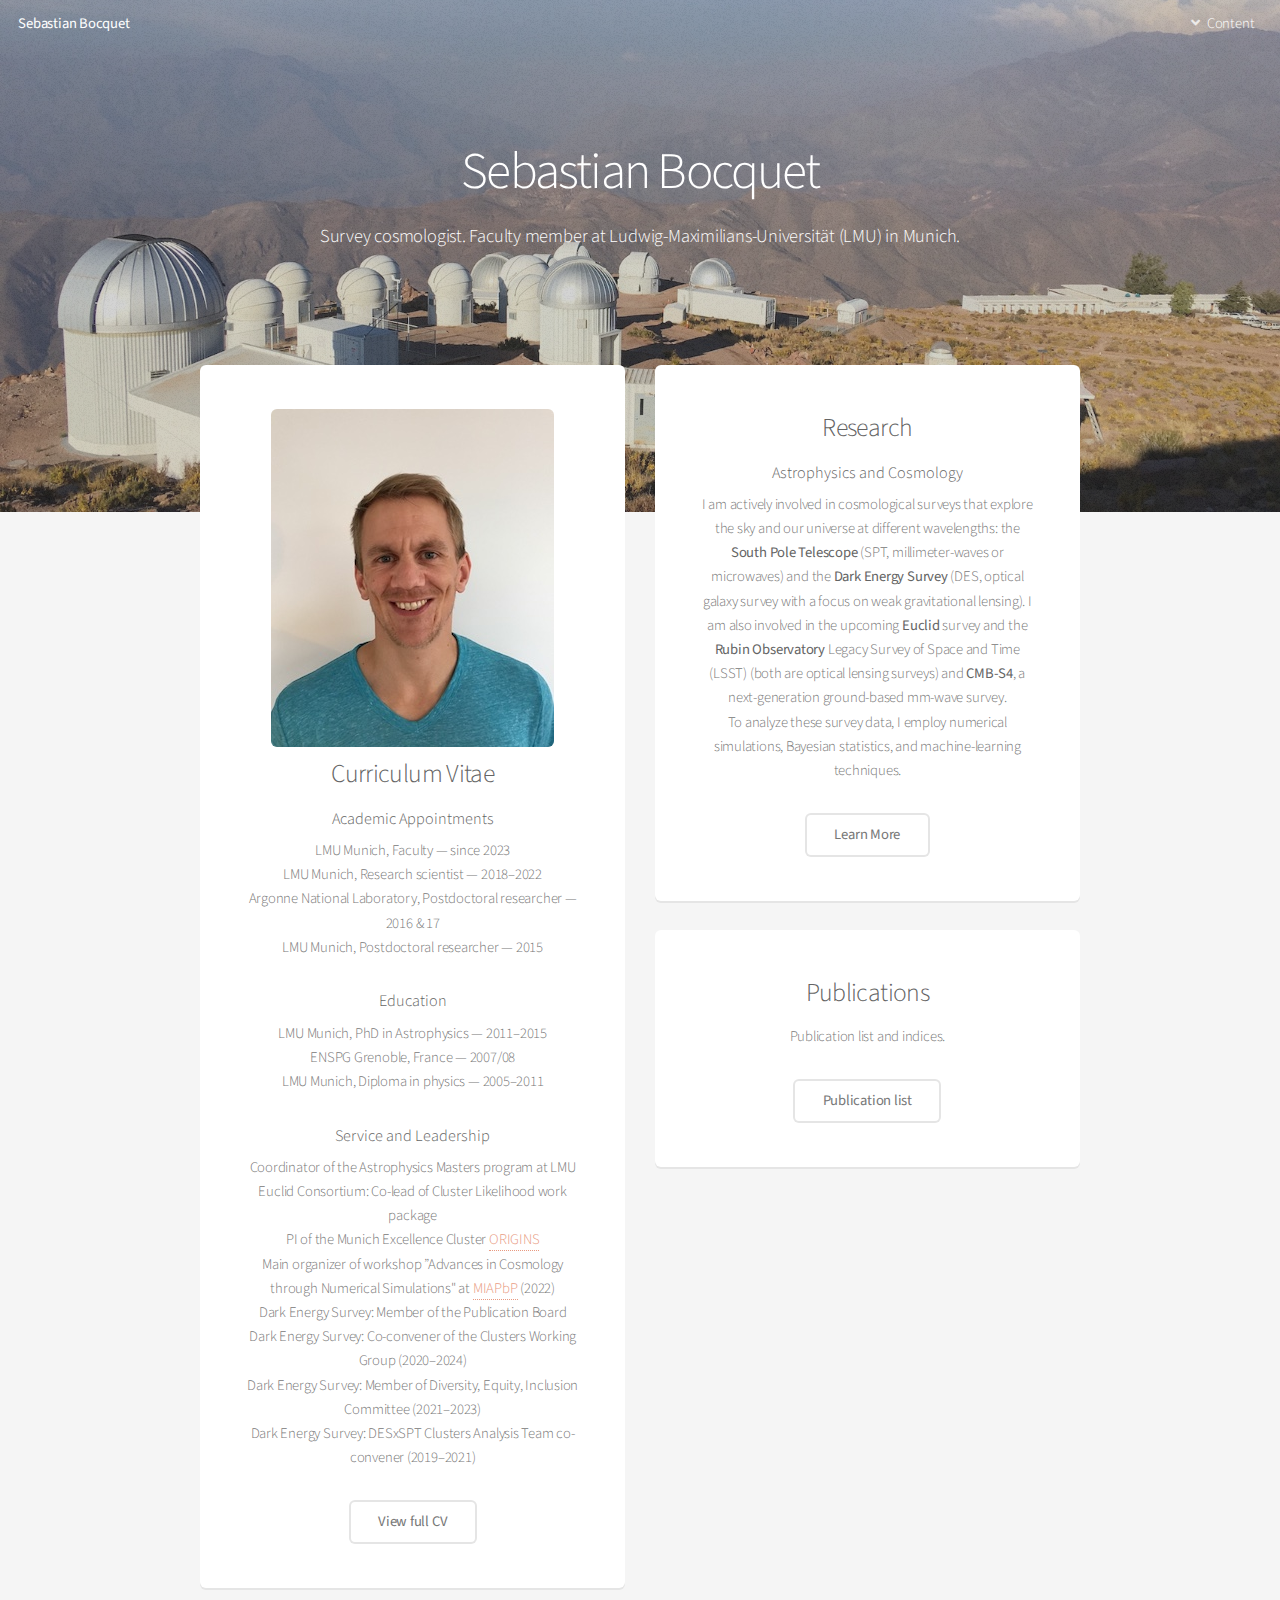
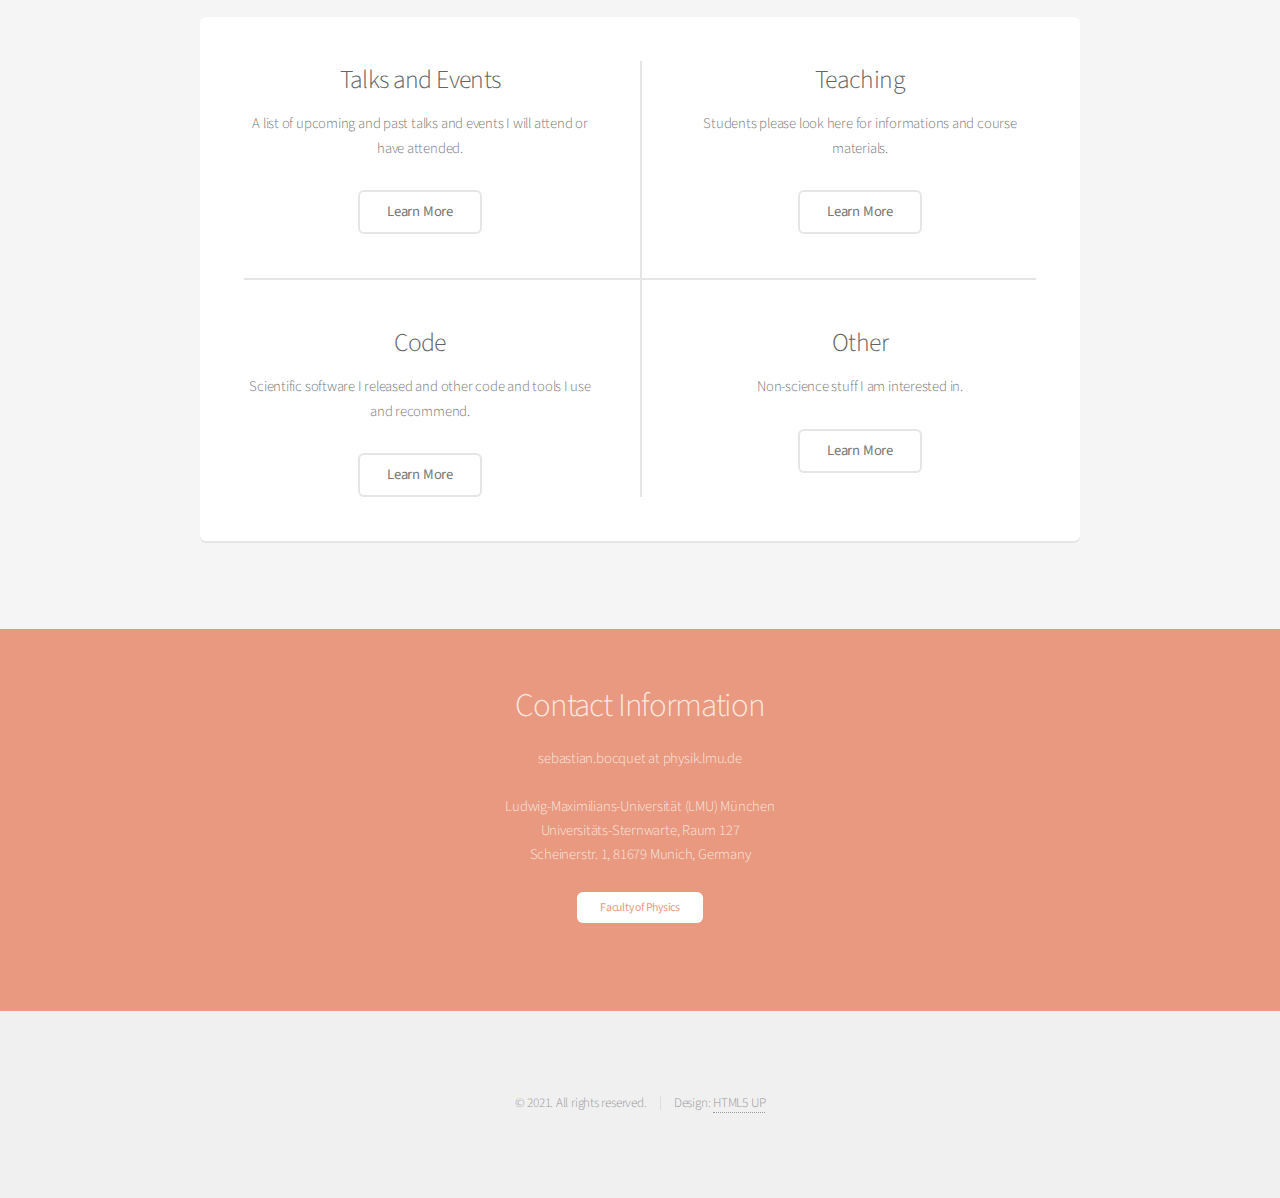
<file: index.html>
<!DOCTYPE HTML>
<!--
  Alpha by HTML5 UP
  html5up.net | @ajlkn
  Free for personal and commercial use under the CCA 3.0 license (html5up.net/license)
-->
<html>
  <head>
    <title>Sebastian Bocquet</title>
    <meta charset="utf-8" />
    <meta name="viewport" content="width=device-width, initial-scale=1, user-scalable=no" />
    <meta name="google-site-verification" content="al7RYrm9s5xvWdhSDv1olt2Uw79K-US50AAcaMbrBo4" />
    <link rel="stylesheet" href="assets/css/main.css" />
  </head>
  <body class="landing is-preload">
    <div id="page-wrapper">

      <!-- Header -->
      <header id="header" class="alt">
        <h1><a href="index.html">Sebastian Bocquet</a></h1>
        <nav id="nav">
          <ul>
            <li>
              <a href="#" class="icon solid fa-angle-down">Content</a>
              <ul>
                <li><a href="index.html">Home & CV</a></li>
                <li><a href="research.html">Research</a></li>
                <li><a href="pub.html">Publications</a></li>
                <li><a href="talks_events.html">Talks and Events</a></li>
                <li><a href="teaching.html">Teaching</a></li>
                <li><a href="code.html">Code</a></li>
                <li><a href="other.html">Other</a></li>
                <!-- <ul>
                  <li><a href="#">Option One</a></li>
                </ul> -->
              </ul>
            </li>
          </ul>
        </nav>
      </header>

      <!-- Banner -->
      <section id="banner">
        <h2>Sebastian Bocquet</h2>
        <p>Survey cosmologist. Faculty member at Ludwig-Maximilians-Universität (LMU) in Munich.</p>
      </section>

      <!-- Main -->
      <section id="main" class="container">

        <div class="row">
          <div class="col-6 col-12-narrower">
            <div class="box special">
              <span class="image portrait"><img src="images/portrait.jpg" alt="" /></span>
              <h3>Curriculum Vitae</h3>
              <h4>Academic Appointments</h4>
              <p>
                LMU Munich, Faculty &mdash; since 2023<br>
                LMU Munich, Research scientist &mdash; 2018&ndash;2022<br>
                Argonne National Laboratory, Postdoctoral researcher &mdash; 2016 & 17<br>
                LMU Munich, Postdoctoral researcher &mdash; 2015
              </p>
              <h4>Education</h4>
              <p>
                LMU Munich, PhD in Astrophysics &mdash; 2011&ndash;2015<br>
                ENSPG Grenoble, France &mdash; 2007/08<br>
                LMU Munich, Diploma in physics &mdash; 2005&ndash;2011
              </p>
              <h4>Service and Leadership</h4>
              <p>
                Coordinator of the Astrophysics Masters program at LMU<br>
                Euclid Consortium: Co-lead of Cluster Likelihood work package<br>
                PI of the Munich Excellence Cluster <a href="https://www.origins-cluster.de/en/">ORIGINS</a><br>
                Main organizer of workshop ”Advances in Cosmology through Numerical Simulations" at <a href="https://www.munich-iapbp.de/">MIAPbP</a> (2022)<br>
                Dark Energy Survey: Member of the Publication Board
                Dark Energy Survey: Co-convener of the Clusters Working Group (2020&ndash;2024)<br>
                Dark Energy Survey: Member of Diversity, Equity, Inclusion Committee (2021&ndash;2023)<br>
                Dark Energy Survey: DESxSPT Clusters Analysis Team co-convener (2019&ndash;2021)<br>
              </p>
              <ul class="actions special">
                <li><a href="https://sebastianbocquet.github.io/CV.pdf" class="button alt">View full CV</a></li>
              </ul>
            </div>
          </div>

          <div class="col-6 col-12-narrower">
            <div class="box special">
              <h3>Research</h3>
              <h4>Astrophysics and Cosmology</h4>
              <p>I am actively involved in cosmological surveys that explore the sky and our
              universe at different wavelengths: the <b>South Pole Telescope</b> (SPT,
              millimeter-waves or microwaves) and the <b>Dark Energy Survey</b> (DES, optical
              galaxy survey with a focus on weak gravitational lensing). I am also involved
              in the upcoming <b>Euclid</b> survey and the <b>Rubin Observatory</b> Legacy
              Survey of Space and Time (LSST) (both are optical lensing surveys) and
              <b>CMB-S4</b>, a next-generation ground-based mm-wave survey.<br>
              To analyze these survey data, I employ numerical simulations, Bayesian
              statistics, and machine-learning techniques.</p>
              <ul class="actions special">
                <li><a href="research.html" class="button alt">Learn More</a></li>
              </ul>
            </div>

            <div class="box special">
              <h3>Publications</h3>
              <p>Publication list and indices.</p>
              <ul class="actions special">
                <li><a href="pub.html" class="button alt">Publication list</a></li>
              </ul>
            </div>
          </div>
        </div>


        <section class="box special features">
          <section class="features-row">
            <section>
              <h3>Talks and Events</h3>
              <p>A list of upcoming and past talks and events I will attend or have attended.</p>
              <ul class="actions special">
                <li><a href="talks_events.html" class="button alt">Learn More</a></li>
              </ul>
            </section>
            <section>
              <h3>Teaching</h3>
              <p>Students please look here for informations and course materials.</p>
              <ul class="actions special">
                <li><a href="teaching.html" class="button alt">Learn More</a></li>
              </ul>
            </section>
          </section>

          <section class="features-row">
            <section>
              <h3>Code</h3>
              <p>Scientific software I released and other code and tools I use and recommend.</p>
              <ul class="actions special">
                <li><a href="code.html" class="button alt">Learn More</a></li>
              </ul>
            </section>
            <section>
              <h3>Other</h3>
              <p>Non-science stuff I am interested in.</p>
              <ul class="actions special">
                <li><a href="other.html" class="button alt">Learn More</a></li>
              </ul>
            </section>
          </section>
        </section>


      </section>

      <!-- CTA -->
      <section id="cta">

        <h2>Contact Information</h2>
        <p>sebastian.bocquet at physik.lmu.de<br><br>
          Ludwig-Maximilians-Universität (LMU) München<br>
          Universitäts-Sternwarte, Raum 127<br>
          Scheinerstr. 1, 81679 Munich, Germany<br><br>
          <a href="https://www.physik.lmu.de/en/index.html" class="button alt small">Faculty of Physics</a>
        </p>

      </section>

      <!-- Footer -->
      <footer id="footer">
        <ul class="copyright">
          <li>&copy; 2021. All rights reserved.</li><li>Design: <a href="http://html5up.net">HTML5 UP</a></li>
        </ul>
      </footer>

    </div>

    <!-- Scripts -->
    <script src="assets/js/jquery.min.js"></script>
    <script src="assets/js/jquery.dropotron.min.js"></script>
    <script src="assets/js/jquery.scrollex.min.js"></script>
    <script src="assets/js/browser.min.js"></script>
    <script src="assets/js/breakpoints.min.js"></script>
    <script src="assets/js/util.js"></script>
    <script src="assets/js/main.js"></script>

  </body>
</html>
</file>
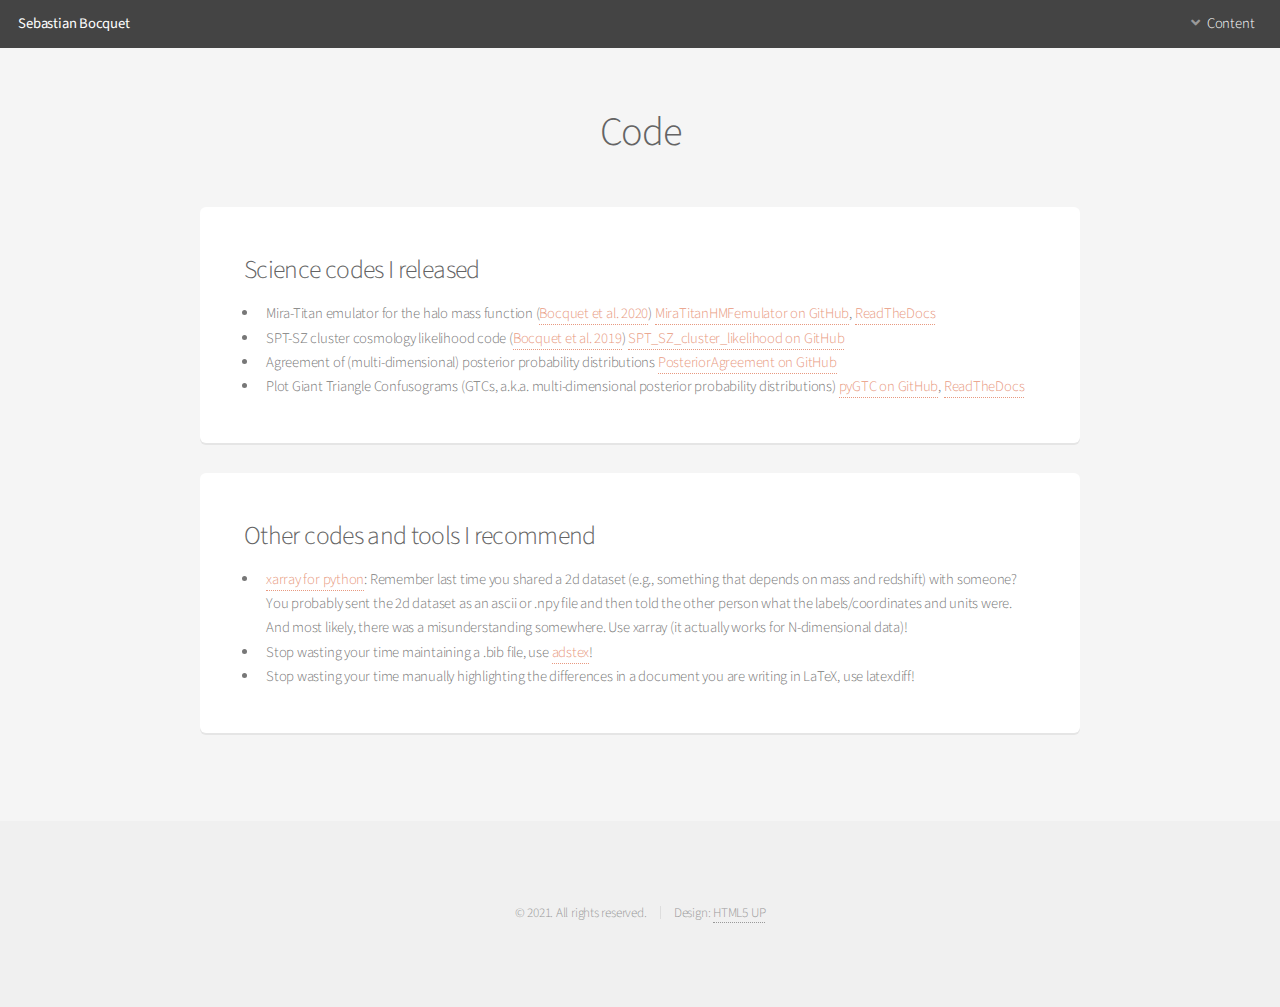
<file: code.html>
<!DOCTYPE HTML>
<!--
  Alpha by HTML5 UP
  html5up.net | @ajlkn
  Free for personal and commercial use under the CCA 3.0 license (html5up.net/license)
-->
<html>
  <head>
    <title>Sebastian Bocquet</title>
    <meta charset="utf-8" />
    <meta name="viewport" content="width=device-width, initial-scale=1, user-scalable=no" />
    <link rel="stylesheet" href="assets/css/main.css" />
  </head>
  <body class="is-preload">
    <div id="page-wrapper">

      <!-- Header -->
        <header id="header">
          <h1><a href="index.html">Sebastian Bocquet</a></h1>
          <nav id="nav">
            <ul>
              <li>
                <a href="#" class="icon solid fa-angle-down">Content</a>
                <ul>
                  <li><a href="index.html">Home & CV</a></li>
                  <li><a href="research.html">Research</a></li>
                  <li><a href="pub.html">Publications</a></li>
                  <li><a href="talks_events.html">Talks and Events</a></li>
                  <li><a href="teaching.html">Teaching</a></li>
                  <li><a href="code.html">Code</a></li>
                  <li><a href="other.html">Other</a></li>
                  <!-- <ul>
                    <li><a href="#">Option One</a></li>
                  </ul> -->
                </ul>
              </li>
            </ul>
          </nav>
        </header>

      <!-- Main -->
        <section id="main" class="container">
          <header>
            <h2>Code</h2>
          </header>

          <div class="box">
            <h3>Science codes I released</h3>
            <ul>
              <li>Mira-Titan emulator for the halo mass function (<a href="https://arxiv.org/abs/2003.12116">Bocquet et al. 2020</a>) <a href="https://github.com/SebastianBocquet/MiraTitanHMFemulator">MiraTitanHMFemulator on GitHub</a>, <a href="https://miratitanhmfemulator.readthedocs.io/">ReadTheDocs</a></li>
              <li>SPT-SZ cluster cosmology likelihood code (<a href="https://arxiv.org/abs/1812.01679">Bocquet et al. 2019</a>) <a href="https://github.com/SebastianBocquet/SPT_SZ_cluster_likelihood">SPT_SZ_cluster_likelihood on GitHub</a></li>
              <li>Agreement of (multi-dimensional) posterior probability distributions <a href="https://github.com/SebastianBocquet/PosteriorAgreement">PosteriorAgreement on GitHub</a></li>
              <li>Plot Giant Triangle Confusograms (GTCs, a.k.a. multi-dimensional posterior probability distributions) <a href="https://github.com/SebastianBocquet/pyGTC">pyGTC on GitHub</a>, <a href="https://pygtc.readthedocs.io/">ReadTheDocs</a></li>
            </ul>
          </div>

          <div class="box">
            <h3>Other codes and tools I recommend</h3>
            <ul>
              <li><a href="http://xarray.pydata.org/">xarray for python</a>: Remember last time you shared a 2d dataset (e.g., something that depends on mass and redshift) with someone?
                You probably sent the 2d dataset as an ascii or .npy file and then told the other person what the labels/coordinates and units were.
                And most likely, there was a misunderstanding somewhere. Use xarray (it actually works for N-dimensional data)!</li>
              <li>Stop wasting your time maintaining a .bib file, use <a href="https://github.com/yymao/adstex">adstex</a>!</li>
              <li>Stop wasting your time manually highlighting the differences in a document you are writing in LaTeX, use latexdiff!
            </ul>
          </div>


        </section>

      <!-- Footer -->
        <footer id="footer">
          <ul class="copyright">
            <li>&copy; 2021. All rights reserved.</li><li>Design: <a href="http://html5up.net">HTML5 UP</a></li>
          </ul>
        </footer>

    </div>

    <!-- Scripts -->
      <script src="assets/js/jquery.min.js"></script>
      <script src="assets/js/jquery.dropotron.min.js"></script>
      <script src="assets/js/jquery.scrollex.min.js"></script>
      <script src="assets/js/browser.min.js"></script>
      <script src="assets/js/breakpoints.min.js"></script>
      <script src="assets/js/util.js"></script>
      <script src="assets/js/main.js"></script>

  </body>
</html>
</file>
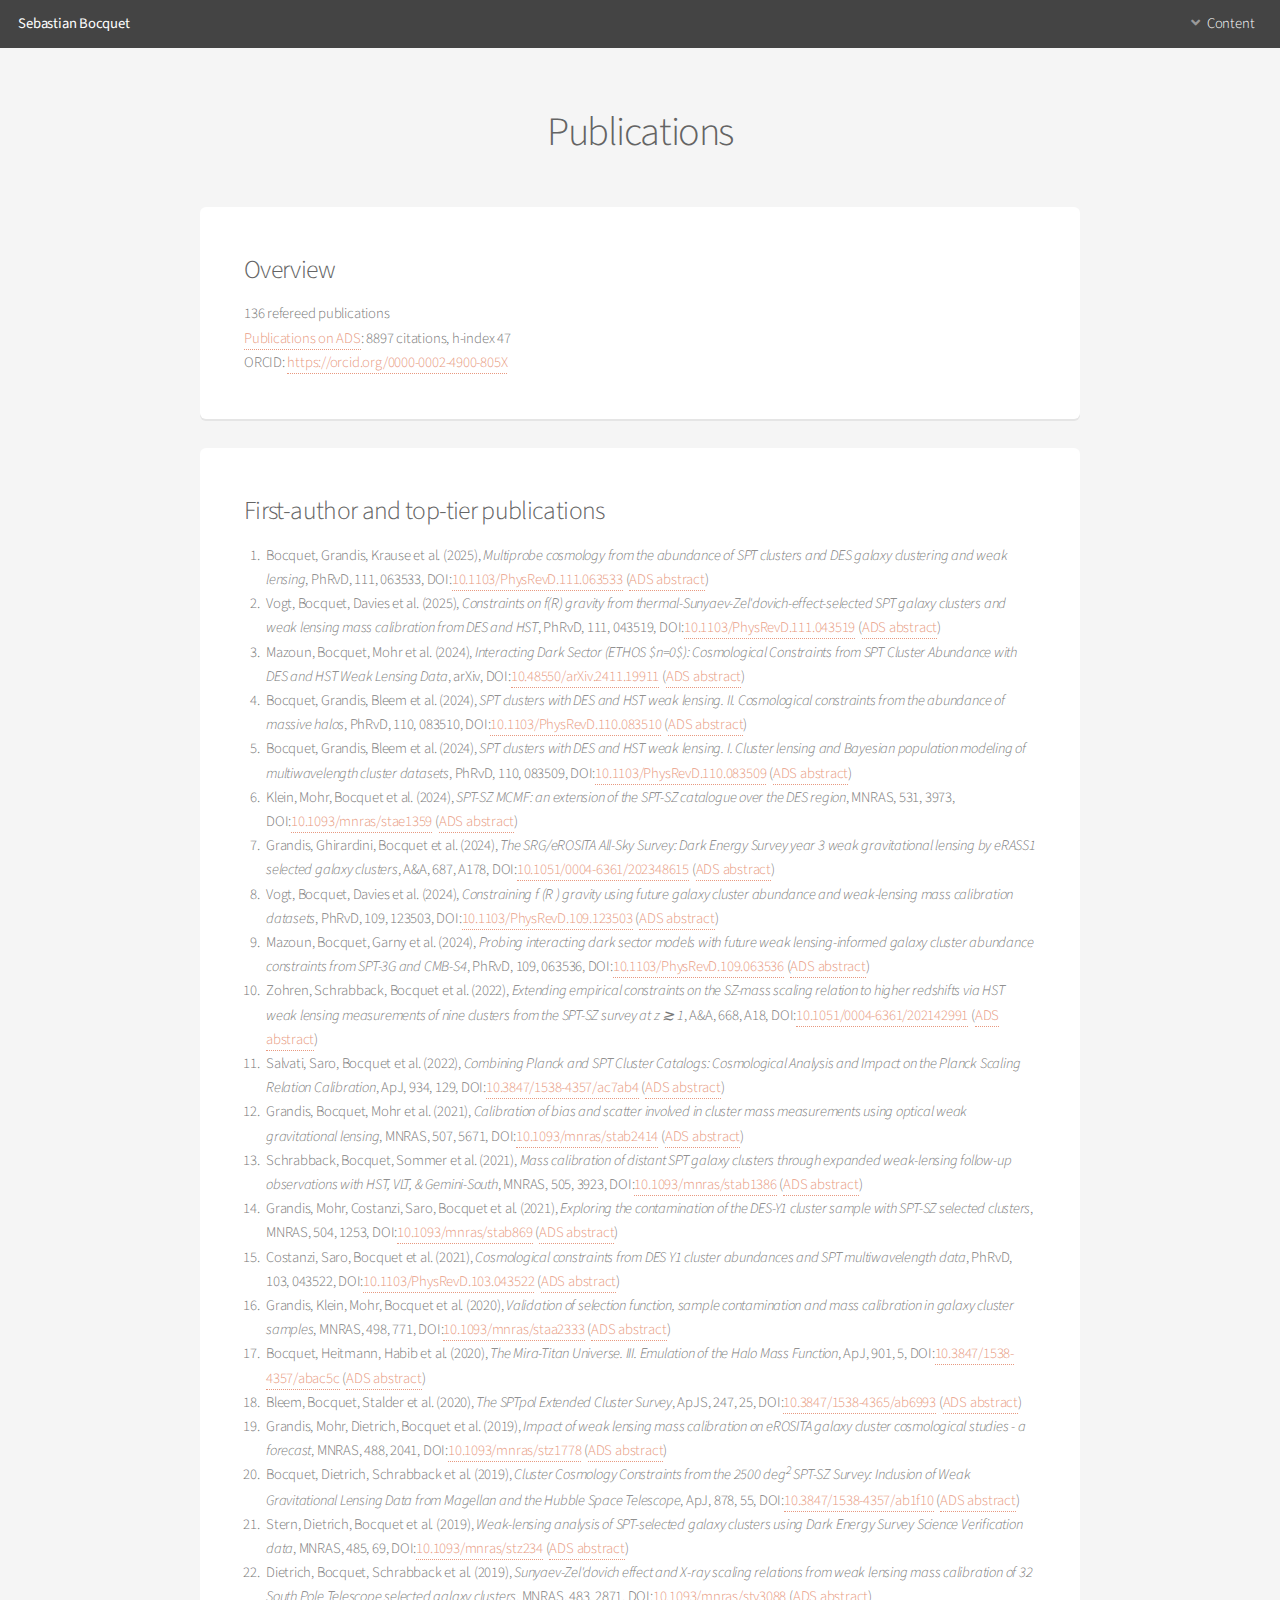
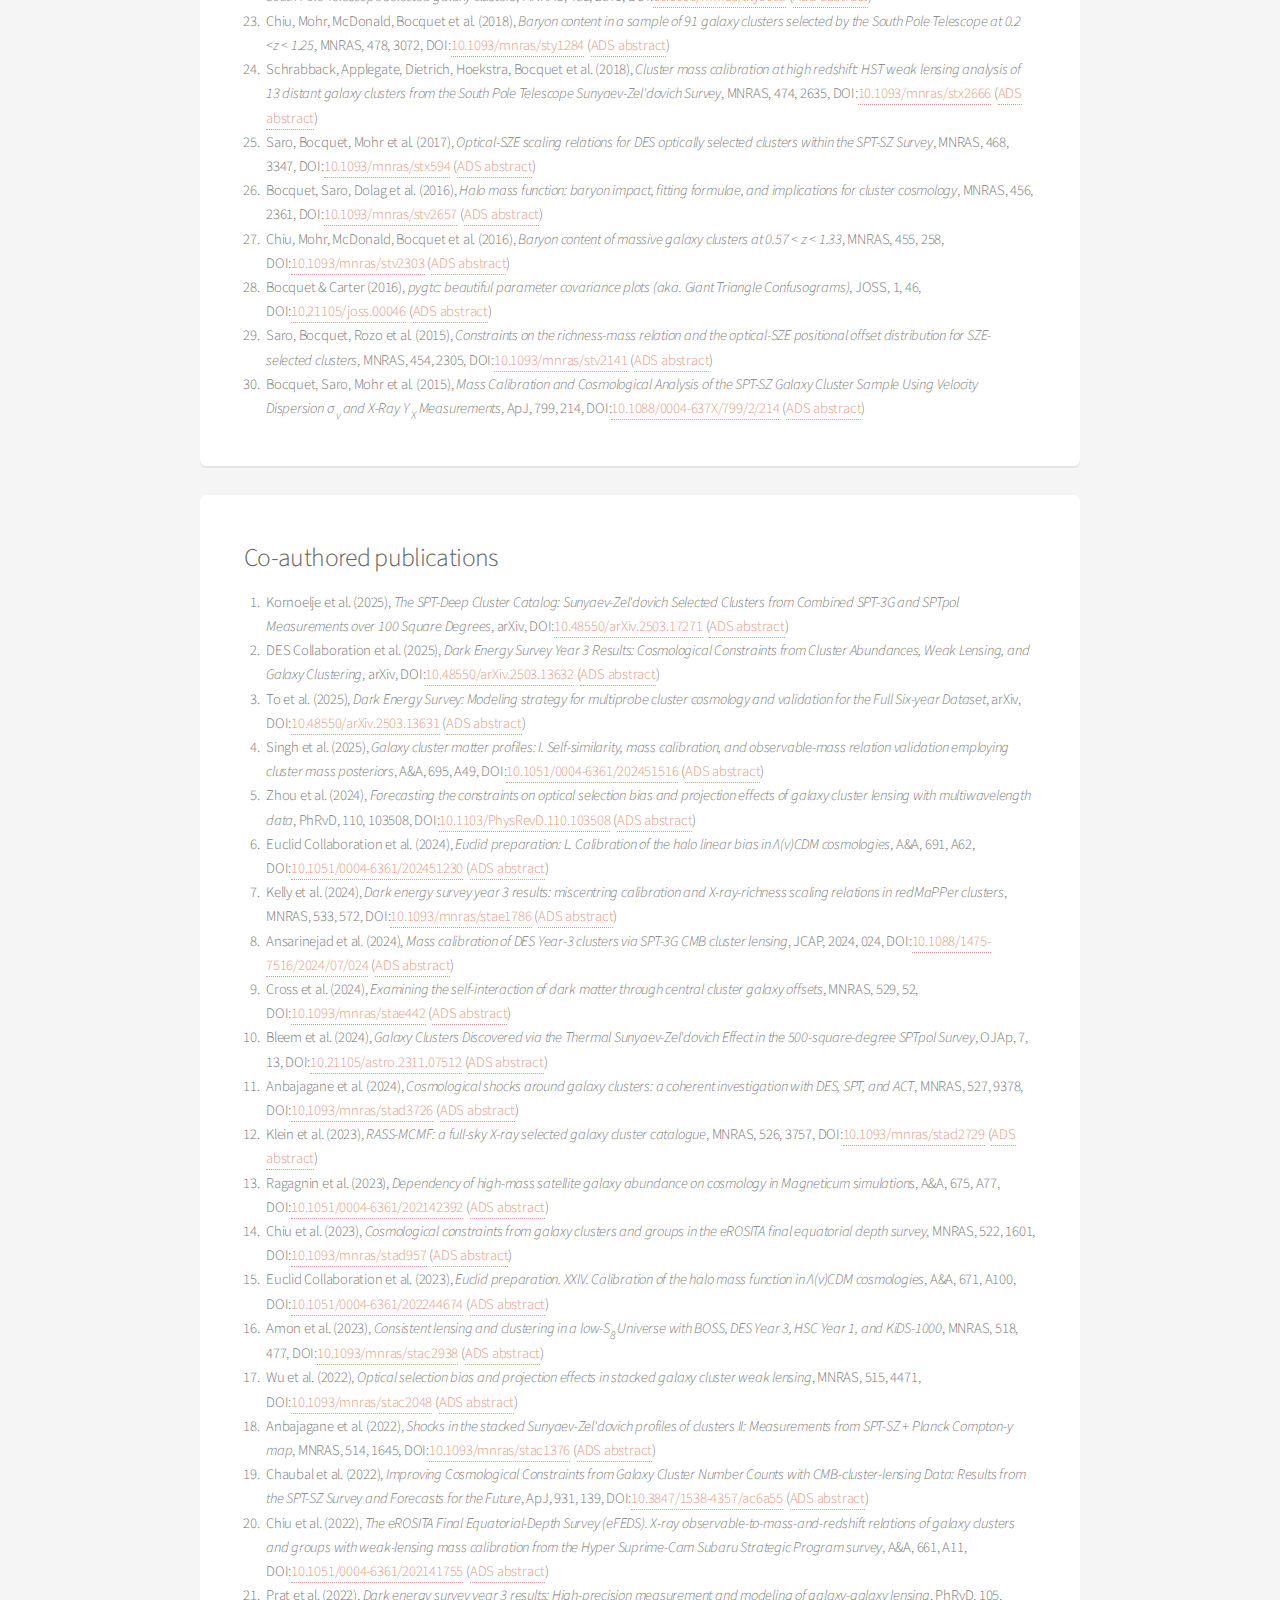
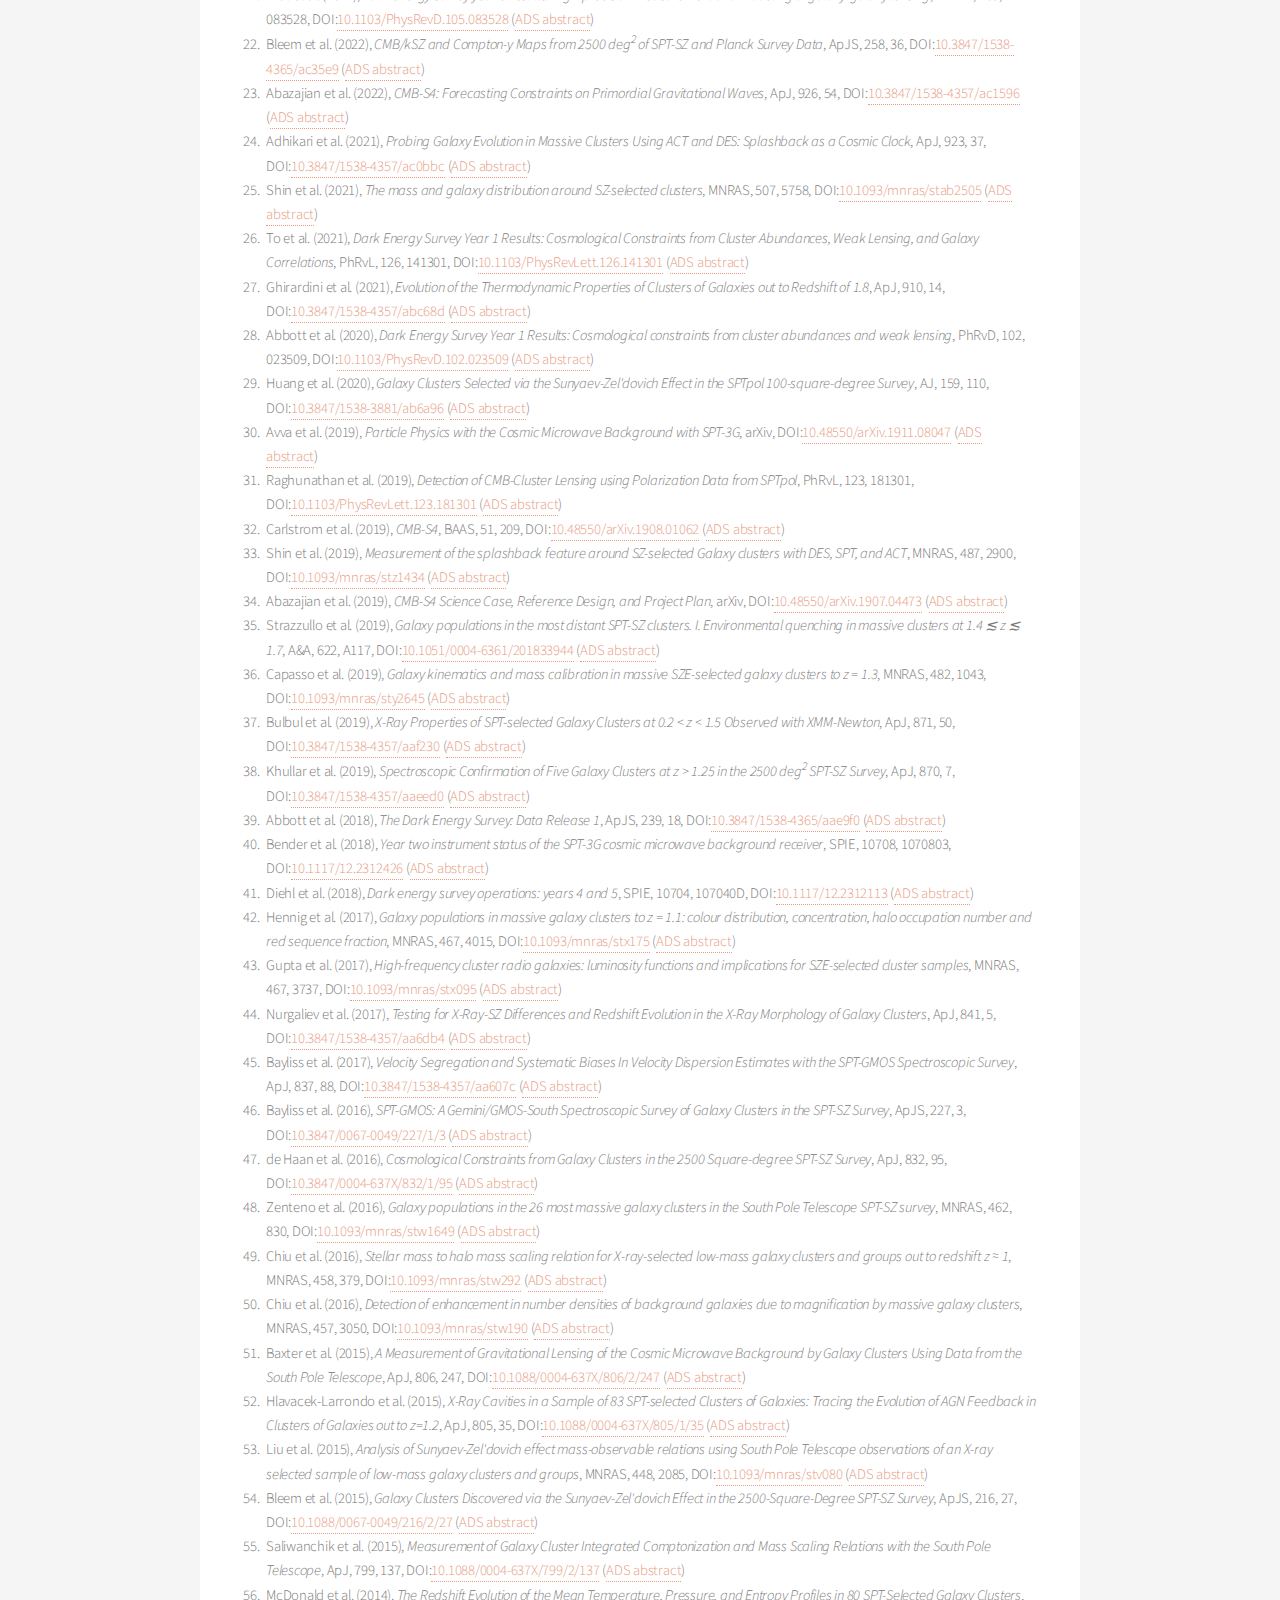
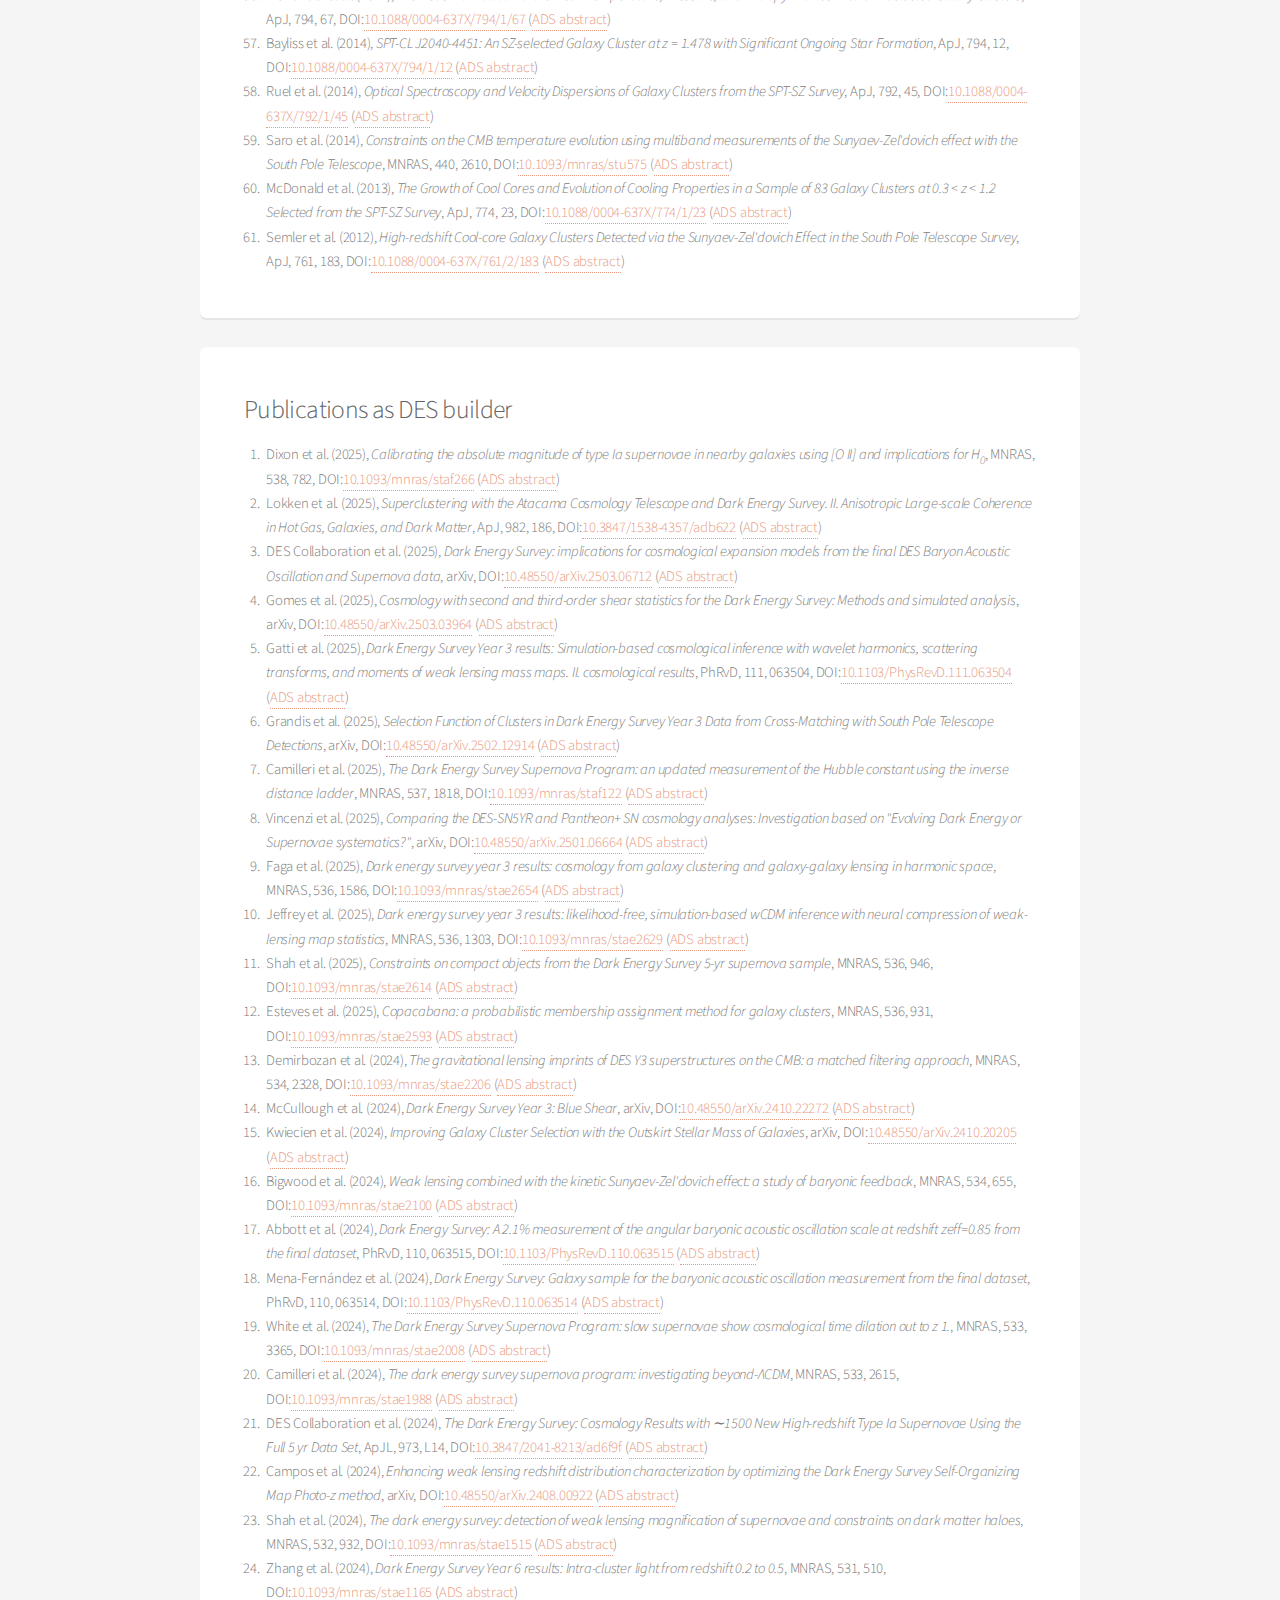
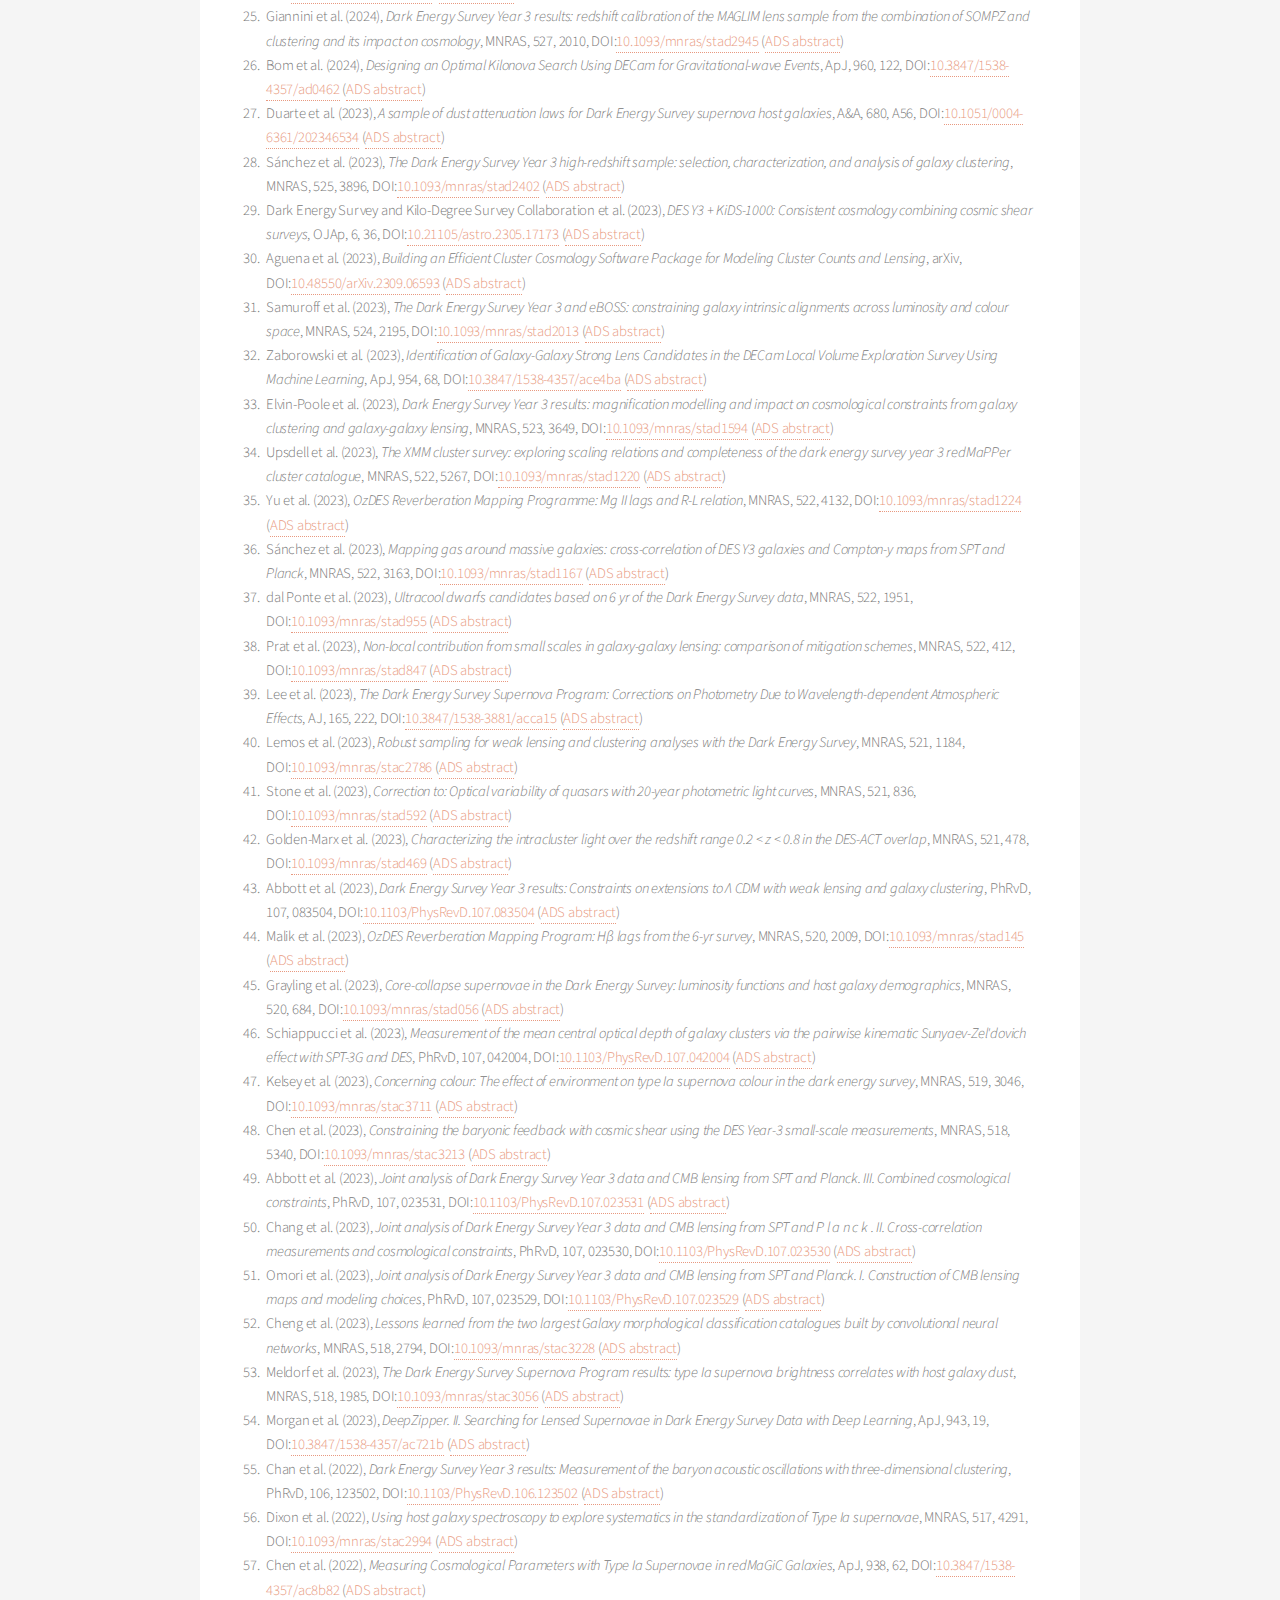
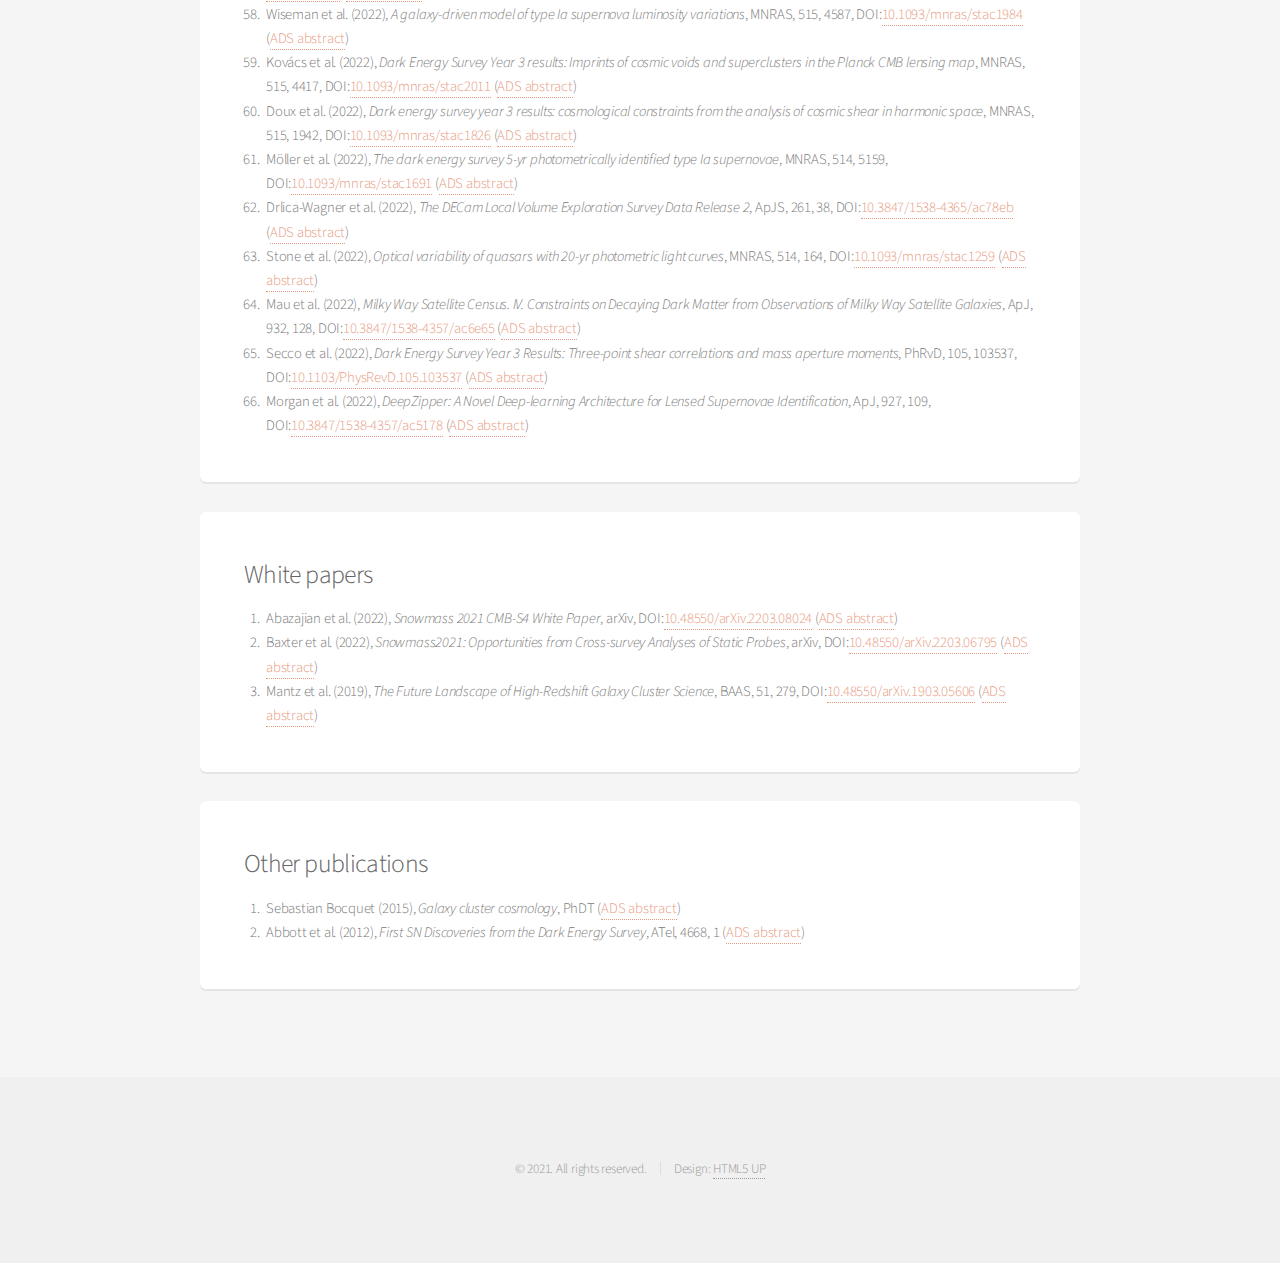
<file: pub.html>
<!DOCTYPE HTML>
<!--
  Alpha by HTML5 UP
  html5up.net | @ajlkn
  Free for personal and commercial use under the CCA 3.0 license (html5up.net/license)
-->
<html>
  <head>
    <title>Sebastian Bocquet</title>
    <meta charset="utf-8" />
    <meta name="viewport" content="width=device-width, initial-scale=1, user-scalable=no" />
    <link rel="stylesheet" href="assets/css/main.css" />
  </head>
  <body class="is-preload">
    <div id="page-wrapper">

      <!-- Header -->
      <header id="header">
        <h1><a href="index.html">Sebastian Bocquet</a></h1>
        <nav id="nav">
          <ul>
            <li>
              <a href="#" class="icon solid fa-angle-down">Content</a>
              <ul>
                <li><a href="index.html">Home & CV</a></li>
                <li><a href="research.html">Research</a></li>
                <li><a href="pub.html">Publications</a></li>
                <li><a href="talks_events.html">Talks and Events</a></li>
                <li><a href="teaching.html">Teaching</a></li>
                <li><a href="code.html">Code</a></li>
                <li><a href="other.html">Other</a></li>
              </ul>
            </li>
          </ul>
        </nav>
      </header>

      <!-- Main -->
      <section id="main" class="container">
        <header>
          <h2>Publications</h2>
        </header>

        <div class="box">
          <h3>Overview</h3>
          <p>
136 refereed publications<br>
<a href="https://ui.adsabs.harvard.edu/search/p_=0&q=author:&quot;bocquet,s&quot; database:astronomy">Publications on ADS</a>: 8897 citations, h-index 47<br>
ORCID: <a href="https://orcid.org/0000-0002-4900-805X">https://orcid.org/0000-0002-4900-805X</a>          </p>
        </div>

        <div class="box">
          <h3>First-author and top-tier publications</h3>
<ol>
<li>Bocquet, Grandis, Krause et al. (2025), <em>Multiprobe cosmology from the abundance of SPT clusters and DES galaxy clustering and weak lensing</em>, PhRvD, 111, 063533, DOI:<a href='https://doi.org/10.1103/PhysRevD.111.063533'>10.1103/PhysRevD.111.063533</a> (<a href='https://ui.adsabs.harvard.edu/abs/2025PhRvD.111f3533B/abstract'>ADS abstract</a>)</li>
<li>Vogt, Bocquet, Davies et al. (2025), <em>Constraints on <inline-formula><mml:math display="inline"><mml:mrow><mml:mi>f</mml:mi><mml:mo stretchy="false">(</mml:mo><mml:mi>R</mml:mi><mml:mo stretchy="false">)</mml:mo></mml:mrow></mml:math></inline-formula> gravity from thermal-Sunyaev-Zel'dovich-effect-selected SPT galaxy clusters and weak lensing mass calibration from DES and HST</em>, PhRvD, 111, 043519, DOI:<a href='https://doi.org/10.1103/PhysRevD.111.043519'>10.1103/PhysRevD.111.043519</a> (<a href='https://ui.adsabs.harvard.edu/abs/2025PhRvD.111d3519V/abstract'>ADS abstract</a>)</li>
<li>Mazoun, Bocquet, Mohr et al. (2024), <em>Interacting Dark Sector (ETHOS $n=0$): Cosmological Constraints from SPT Cluster Abundance with DES and HST Weak Lensing Data</em>, arXiv, DOI:<a href='https://doi.org/10.48550/arXiv.2411.19911'>10.48550/arXiv.2411.19911</a> (<a href='https://ui.adsabs.harvard.edu/abs/2024arXiv241119911M/abstract'>ADS abstract</a>)</li>
<li>Bocquet, Grandis, Bleem et al. (2024), <em>SPT clusters with DES and HST weak lensing. II. Cosmological constraints from the abundance of massive halos</em>, PhRvD, 110, 083510, DOI:<a href='https://doi.org/10.1103/PhysRevD.110.083510'>10.1103/PhysRevD.110.083510</a> (<a href='https://ui.adsabs.harvard.edu/abs/2024PhRvD.110h3510B/abstract'>ADS abstract</a>)</li>
<li>Bocquet, Grandis, Bleem et al. (2024), <em>SPT clusters with DES and HST weak lensing. I. Cluster lensing and Bayesian population modeling of multiwavelength cluster datasets</em>, PhRvD, 110, 083509, DOI:<a href='https://doi.org/10.1103/PhysRevD.110.083509'>10.1103/PhysRevD.110.083509</a> (<a href='https://ui.adsabs.harvard.edu/abs/2024PhRvD.110h3509B/abstract'>ADS abstract</a>)</li>
<li>Klein, Mohr, Bocquet et al. (2024), <em>SPT-SZ MCMF: an extension of the SPT-SZ catalogue over the DES region</em>, MNRAS, 531, 3973, DOI:<a href='https://doi.org/10.1093/mnras/stae1359'>10.1093/mnras/stae1359</a> (<a href='https://ui.adsabs.harvard.edu/abs/2024MNRAS.531.3973K/abstract'>ADS abstract</a>)</li>
<li>Grandis, Ghirardini, Bocquet et al. (2024), <em>The SRG/eROSITA All-Sky Survey: Dark Energy Survey year 3 weak gravitational lensing by eRASS1 selected galaxy clusters</em>, A&A, 687, A178, DOI:<a href='https://doi.org/10.1051/0004-6361/202348615'>10.1051/0004-6361/202348615</a> (<a href='https://ui.adsabs.harvard.edu/abs/2024A&A...687A.178G/abstract'>ADS abstract</a>)</li>
<li>Vogt, Bocquet, Davies et al. (2024), <em>Constraining f (R ) gravity using future galaxy cluster abundance and weak-lensing mass calibration datasets</em>, PhRvD, 109, 123503, DOI:<a href='https://doi.org/10.1103/PhysRevD.109.123503'>10.1103/PhysRevD.109.123503</a> (<a href='https://ui.adsabs.harvard.edu/abs/2024PhRvD.109l3503V/abstract'>ADS abstract</a>)</li>
<li>Mazoun, Bocquet, Garny et al. (2024), <em>Probing interacting dark sector models with future weak lensing-informed galaxy cluster abundance constraints from SPT-3G and CMB-S4</em>, PhRvD, 109, 063536, DOI:<a href='https://doi.org/10.1103/PhysRevD.109.063536'>10.1103/PhysRevD.109.063536</a> (<a href='https://ui.adsabs.harvard.edu/abs/2024PhRvD.109f3536M/abstract'>ADS abstract</a>)</li>
<li>Zohren, Schrabback, Bocquet et al. (2022), <em>Extending empirical constraints on the SZ-mass scaling relation to higher redshifts via HST weak lensing measurements of nine clusters from the SPT-SZ survey at z ≳ 1</em>, A&A, 668, A18, DOI:<a href='https://doi.org/10.1051/0004-6361/202142991'>10.1051/0004-6361/202142991</a> (<a href='https://ui.adsabs.harvard.edu/abs/2022A&A...668A..18Z/abstract'>ADS abstract</a>)</li>
<li>Salvati, Saro, Bocquet et al. (2022), <em>Combining Planck and SPT Cluster Catalogs: Cosmological Analysis and Impact on the Planck Scaling Relation Calibration</em>, ApJ, 934, 129, DOI:<a href='https://doi.org/10.3847/1538-4357/ac7ab4'>10.3847/1538-4357/ac7ab4</a> (<a href='https://ui.adsabs.harvard.edu/abs/2022ApJ...934..129S/abstract'>ADS abstract</a>)</li>
<li>Grandis, Bocquet, Mohr et al. (2021), <em>Calibration of bias and scatter involved in cluster mass measurements using optical weak gravitational lensing</em>, MNRAS, 507, 5671, DOI:<a href='https://doi.org/10.1093/mnras/stab2414'>10.1093/mnras/stab2414</a> (<a href='https://ui.adsabs.harvard.edu/abs/2021MNRAS.507.5671G/abstract'>ADS abstract</a>)</li>
<li>Schrabback, Bocquet, Sommer et al. (2021), <em>Mass calibration of distant SPT galaxy clusters through expanded weak-lensing follow-up observations with HST, VLT, &amp; Gemini-South</em>, MNRAS, 505, 3923, DOI:<a href='https://doi.org/10.1093/mnras/stab1386'>10.1093/mnras/stab1386</a> (<a href='https://ui.adsabs.harvard.edu/abs/2021MNRAS.505.3923S/abstract'>ADS abstract</a>)</li>
<li>Grandis, Mohr, Costanzi, Saro, Bocquet et al. (2021), <em>Exploring the contamination of the DES-Y1 cluster sample with SPT-SZ selected clusters</em>, MNRAS, 504, 1253, DOI:<a href='https://doi.org/10.1093/mnras/stab869'>10.1093/mnras/stab869</a> (<a href='https://ui.adsabs.harvard.edu/abs/2021MNRAS.504.1253G/abstract'>ADS abstract</a>)</li>
<li>Costanzi, Saro, Bocquet et al. (2021), <em>Cosmological constraints from DES Y1 cluster abundances and SPT multiwavelength data</em>, PhRvD, 103, 043522, DOI:<a href='https://doi.org/10.1103/PhysRevD.103.043522'>10.1103/PhysRevD.103.043522</a> (<a href='https://ui.adsabs.harvard.edu/abs/2021PhRvD.103d3522C/abstract'>ADS abstract</a>)</li>
<li>Grandis, Klein, Mohr, Bocquet et al. (2020), <em>Validation of selection function, sample contamination and mass calibration in galaxy cluster samples</em>, MNRAS, 498, 771, DOI:<a href='https://doi.org/10.1093/mnras/staa2333'>10.1093/mnras/staa2333</a> (<a href='https://ui.adsabs.harvard.edu/abs/2020MNRAS.498..771G/abstract'>ADS abstract</a>)</li>
<li>Bocquet, Heitmann, Habib et al. (2020), <em>The Mira-Titan Universe. III. Emulation of the Halo Mass Function</em>, ApJ, 901, 5, DOI:<a href='https://doi.org/10.3847/1538-4357/abac5c'>10.3847/1538-4357/abac5c</a> (<a href='https://ui.adsabs.harvard.edu/abs/2020ApJ...901....5B/abstract'>ADS abstract</a>)</li>
<li>Bleem, Bocquet, Stalder et al. (2020), <em>The SPTpol Extended Cluster Survey</em>, ApJS, 247, 25, DOI:<a href='https://doi.org/10.3847/1538-4365/ab6993'>10.3847/1538-4365/ab6993</a> (<a href='https://ui.adsabs.harvard.edu/abs/2020ApJS..247...25B/abstract'>ADS abstract</a>)</li>
<li>Grandis, Mohr, Dietrich, Bocquet et al. (2019), <em>Impact of weak lensing mass calibration on eROSITA galaxy cluster cosmological studies - a forecast</em>, MNRAS, 488, 2041, DOI:<a href='https://doi.org/10.1093/mnras/stz1778'>10.1093/mnras/stz1778</a> (<a href='https://ui.adsabs.harvard.edu/abs/2019MNRAS.488.2041G/abstract'>ADS abstract</a>)</li>
<li>Bocquet, Dietrich, Schrabback et al. (2019), <em>Cluster Cosmology Constraints from the 2500 deg<SUP>2</SUP> SPT-SZ Survey: Inclusion of Weak Gravitational Lensing Data from Magellan and the Hubble Space Telescope</em>, ApJ, 878, 55, DOI:<a href='https://doi.org/10.3847/1538-4357/ab1f10'>10.3847/1538-4357/ab1f10</a> (<a href='https://ui.adsabs.harvard.edu/abs/2019ApJ...878...55B/abstract'>ADS abstract</a>)</li>
<li>Stern, Dietrich, Bocquet et al. (2019), <em>Weak-lensing analysis of SPT-selected galaxy clusters using Dark Energy Survey Science Verification data</em>, MNRAS, 485, 69, DOI:<a href='https://doi.org/10.1093/mnras/stz234'>10.1093/mnras/stz234</a> (<a href='https://ui.adsabs.harvard.edu/abs/2019MNRAS.485...69S/abstract'>ADS abstract</a>)</li>
<li>Dietrich, Bocquet, Schrabback et al. (2019), <em>Sunyaev-Zel'dovich effect and X-ray scaling relations from weak lensing mass calibration of 32 South Pole Telescope selected galaxy clusters</em>, MNRAS, 483, 2871, DOI:<a href='https://doi.org/10.1093/mnras/sty3088'>10.1093/mnras/sty3088</a> (<a href='https://ui.adsabs.harvard.edu/abs/2019MNRAS.483.2871D/abstract'>ADS abstract</a>)</li>
<li>Chiu, Mohr, McDonald, Bocquet et al. (2018), <em>Baryon content in a sample of 91 galaxy clusters selected by the South Pole Telescope at 0.2 &lt;z &lt; 1.25</em>, MNRAS, 478, 3072, DOI:<a href='https://doi.org/10.1093/mnras/sty1284'>10.1093/mnras/sty1284</a> (<a href='https://ui.adsabs.harvard.edu/abs/2018MNRAS.478.3072C/abstract'>ADS abstract</a>)</li>
<li>Schrabback, Applegate, Dietrich, Hoekstra, Bocquet et al. (2018), <em>Cluster mass calibration at high redshift: HST weak lensing analysis of 13 distant galaxy clusters from the South Pole Telescope Sunyaev-Zel'dovich Survey</em>, MNRAS, 474, 2635, DOI:<a href='https://doi.org/10.1093/mnras/stx2666'>10.1093/mnras/stx2666</a> (<a href='https://ui.adsabs.harvard.edu/abs/2018MNRAS.474.2635S/abstract'>ADS abstract</a>)</li>
<li>Saro, Bocquet, Mohr et al. (2017), <em>Optical-SZE scaling relations for DES optically selected clusters within the SPT-SZ Survey</em>, MNRAS, 468, 3347, DOI:<a href='https://doi.org/10.1093/mnras/stx594'>10.1093/mnras/stx594</a> (<a href='https://ui.adsabs.harvard.edu/abs/2017MNRAS.468.3347S/abstract'>ADS abstract</a>)</li>
<li>Bocquet, Saro, Dolag et al. (2016), <em>Halo mass function: baryon impact, fitting formulae, and implications for cluster cosmology</em>, MNRAS, 456, 2361, DOI:<a href='https://doi.org/10.1093/mnras/stv2657'>10.1093/mnras/stv2657</a> (<a href='https://ui.adsabs.harvard.edu/abs/2016MNRAS.456.2361B/abstract'>ADS abstract</a>)</li>
<li>Chiu, Mohr, McDonald, Bocquet et al. (2016), <em>Baryon content of massive galaxy clusters at 0.57 &lt; z &lt; 1.33</em>, MNRAS, 455, 258, DOI:<a href='https://doi.org/10.1093/mnras/stv2303'>10.1093/mnras/stv2303</a> (<a href='https://ui.adsabs.harvard.edu/abs/2016MNRAS.455..258C/abstract'>ADS abstract</a>)</li>
<li>Bocquet & Carter (2016), <em>pygtc: beautiful parameter covariance plots (aka. Giant Triangle Confusograms)</em>, JOSS, 1, 46, DOI:<a href='https://doi.org/10.21105/joss.00046'>10.21105/joss.00046</a> (<a href='https://ui.adsabs.harvard.edu/abs/2016JOSS....1...46B/abstract'>ADS abstract</a>)</li>
<li>Saro, Bocquet, Rozo et al. (2015), <em>Constraints on the richness-mass relation and the optical-SZE positional offset distribution for SZE-selected clusters</em>, MNRAS, 454, 2305, DOI:<a href='https://doi.org/10.1093/mnras/stv2141'>10.1093/mnras/stv2141</a> (<a href='https://ui.adsabs.harvard.edu/abs/2015MNRAS.454.2305S/abstract'>ADS abstract</a>)</li>
<li>Bocquet, Saro, Mohr et al. (2015), <em>Mass Calibration and Cosmological Analysis of the SPT-SZ Galaxy Cluster Sample Using Velocity Dispersion σ<SUB> v </SUB> and X-Ray Y <SUB>X</SUB> Measurements</em>, ApJ, 799, 214, DOI:<a href='https://doi.org/10.1088/0004-637X/799/2/214'>10.1088/0004-637X/799/2/214</a> (<a href='https://ui.adsabs.harvard.edu/abs/2015ApJ...799..214B/abstract'>ADS abstract</a>)</li>
</ol>
        </div>

        <div class="box">
          <h3>Co-authored publications</h3>
<ol>
<li>Kornoelje et al. (2025), <em>The SPT-Deep Cluster Catalog: Sunyaev-Zel'dovich Selected Clusters from Combined SPT-3G and SPTpol Measurements over 100 Square Degrees</em>, arXiv, DOI:<a href='https://doi.org/10.48550/arXiv.2503.17271'>10.48550/arXiv.2503.17271</a> (<a href='https://ui.adsabs.harvard.edu/abs/2025arXiv250317271K/abstract'>ADS abstract</a>)</li>
<li>DES Collaboration et al. (2025), <em>Dark Energy Survey Year 3 Results: Cosmological Constraints from Cluster Abundances, Weak Lensing, and Galaxy Clustering</em>, arXiv, DOI:<a href='https://doi.org/10.48550/arXiv.2503.13632'>10.48550/arXiv.2503.13632</a> (<a href='https://ui.adsabs.harvard.edu/abs/2025arXiv250313632D/abstract'>ADS abstract</a>)</li>
<li>To et al. (2025), <em>Dark Energy Survey: Modeling strategy for multiprobe cluster cosmology and validation for the Full Six-year Dataset</em>, arXiv, DOI:<a href='https://doi.org/10.48550/arXiv.2503.13631'>10.48550/arXiv.2503.13631</a> (<a href='https://ui.adsabs.harvard.edu/abs/2025arXiv250313631T/abstract'>ADS abstract</a>)</li>
<li>Singh et al. (2025), <em>Galaxy cluster matter profiles: I. Self-similarity, mass calibration, and observable-mass relation validation employing cluster mass posteriors</em>, A&A, 695, A49, DOI:<a href='https://doi.org/10.1051/0004-6361/202451516'>10.1051/0004-6361/202451516</a> (<a href='https://ui.adsabs.harvard.edu/abs/2025A&A...695A..49S/abstract'>ADS abstract</a>)</li>
<li>Zhou et al. (2024), <em>Forecasting the constraints on optical selection bias and projection effects of galaxy cluster lensing with multiwavelength data</em>, PhRvD, 110, 103508, DOI:<a href='https://doi.org/10.1103/PhysRevD.110.103508'>10.1103/PhysRevD.110.103508</a> (<a href='https://ui.adsabs.harvard.edu/abs/2024PhRvD.110j3508Z/abstract'>ADS abstract</a>)</li>
<li>Euclid Collaboration et al. (2024), <em>Euclid preparation: L. Calibration of the halo linear bias in Λ(v)CDM cosmologies</em>, A&A, 691, A62, DOI:<a href='https://doi.org/10.1051/0004-6361/202451230'>10.1051/0004-6361/202451230</a> (<a href='https://ui.adsabs.harvard.edu/abs/2024A&A...691A..62E/abstract'>ADS abstract</a>)</li>
<li>Kelly et al. (2024), <em>Dark energy survey year 3 results: miscentring calibration and X-ray-richness scaling relations in redMaPPer clusters</em>, MNRAS, 533, 572, DOI:<a href='https://doi.org/10.1093/mnras/stae1786'>10.1093/mnras/stae1786</a> (<a href='https://ui.adsabs.harvard.edu/abs/2024MNRAS.533..572K/abstract'>ADS abstract</a>)</li>
<li>Ansarinejad et al. (2024), <em>Mass calibration of DES Year-3 clusters via SPT-3G CMB cluster lensing</em>, JCAP, 2024, 024, DOI:<a href='https://doi.org/10.1088/1475-7516/2024/07/024'>10.1088/1475-7516/2024/07/024</a> (<a href='https://ui.adsabs.harvard.edu/abs/2024JCAP...07..024A/abstract'>ADS abstract</a>)</li>
<li>Cross et al. (2024), <em>Examining the self-interaction of dark matter through central cluster galaxy offsets</em>, MNRAS, 529, 52, DOI:<a href='https://doi.org/10.1093/mnras/stae442'>10.1093/mnras/stae442</a> (<a href='https://ui.adsabs.harvard.edu/abs/2024MNRAS.529...52C/abstract'>ADS abstract</a>)</li>
<li>Bleem et al. (2024), <em>Galaxy Clusters Discovered via the Thermal Sunyaev-Zel'dovich Effect in the 500-square-degree SPTpol Survey</em>, OJAp, 7, 13, DOI:<a href='https://doi.org/10.21105/astro.2311.07512'>10.21105/astro.2311.07512</a> (<a href='https://ui.adsabs.harvard.edu/abs/2024OJAp....7E..13B/abstract'>ADS abstract</a>)</li>
<li>Anbajagane et al. (2024), <em>Cosmological shocks around galaxy clusters: a coherent investigation with DES, SPT, and ACT</em>, MNRAS, 527, 9378, DOI:<a href='https://doi.org/10.1093/mnras/stad3726'>10.1093/mnras/stad3726</a> (<a href='https://ui.adsabs.harvard.edu/abs/2024MNRAS.527.9378A/abstract'>ADS abstract</a>)</li>
<li>Klein et al. (2023), <em>RASS-MCMF: a full-sky X-ray selected galaxy cluster catalogue</em>, MNRAS, 526, 3757, DOI:<a href='https://doi.org/10.1093/mnras/stad2729'>10.1093/mnras/stad2729</a> (<a href='https://ui.adsabs.harvard.edu/abs/2023MNRAS.526.3757K/abstract'>ADS abstract</a>)</li>
<li>Ragagnin et al. (2023), <em>Dependency of high-mass satellite galaxy abundance on cosmology in Magneticum simulations</em>, A&A, 675, A77, DOI:<a href='https://doi.org/10.1051/0004-6361/202142392'>10.1051/0004-6361/202142392</a> (<a href='https://ui.adsabs.harvard.edu/abs/2023A&A...675A..77R/abstract'>ADS abstract</a>)</li>
<li>Chiu et al. (2023), <em>Cosmological constraints from galaxy clusters and groups in the eROSITA final equatorial depth survey</em>, MNRAS, 522, 1601, DOI:<a href='https://doi.org/10.1093/mnras/stad957'>10.1093/mnras/stad957</a> (<a href='https://ui.adsabs.harvard.edu/abs/2023MNRAS.522.1601C/abstract'>ADS abstract</a>)</li>
<li>Euclid Collaboration et al. (2023), <em>Euclid preparation. XXIV. Calibration of the halo mass function in Λ(ν)CDM cosmologies</em>, A&A, 671, A100, DOI:<a href='https://doi.org/10.1051/0004-6361/202244674'>10.1051/0004-6361/202244674</a> (<a href='https://ui.adsabs.harvard.edu/abs/2023A&A...671A.100E/abstract'>ADS abstract</a>)</li>
<li>Amon et al. (2023), <em>Consistent lensing and clustering in a low-S<SUB>8</SUB> Universe with BOSS, DES Year 3, HSC Year 1, and KiDS-1000</em>, MNRAS, 518, 477, DOI:<a href='https://doi.org/10.1093/mnras/stac2938'>10.1093/mnras/stac2938</a> (<a href='https://ui.adsabs.harvard.edu/abs/2023MNRAS.518..477A/abstract'>ADS abstract</a>)</li>
<li>Wu et al. (2022), <em>Optical selection bias and projection effects in stacked galaxy cluster weak lensing</em>, MNRAS, 515, 4471, DOI:<a href='https://doi.org/10.1093/mnras/stac2048'>10.1093/mnras/stac2048</a> (<a href='https://ui.adsabs.harvard.edu/abs/2022MNRAS.515.4471W/abstract'>ADS abstract</a>)</li>
<li>Anbajagane et al. (2022), <em>Shocks in the stacked Sunyaev-Zel'dovich profiles of clusters II: Measurements from SPT-SZ + Planck Compton-y map</em>, MNRAS, 514, 1645, DOI:<a href='https://doi.org/10.1093/mnras/stac1376'>10.1093/mnras/stac1376</a> (<a href='https://ui.adsabs.harvard.edu/abs/2022MNRAS.514.1645A/abstract'>ADS abstract</a>)</li>
<li>Chaubal et al. (2022), <em>Improving Cosmological Constraints from Galaxy Cluster Number Counts with CMB-cluster-lensing Data: Results from the SPT-SZ Survey and Forecasts for the Future</em>, ApJ, 931, 139, DOI:<a href='https://doi.org/10.3847/1538-4357/ac6a55'>10.3847/1538-4357/ac6a55</a> (<a href='https://ui.adsabs.harvard.edu/abs/2022ApJ...931..139C/abstract'>ADS abstract</a>)</li>
<li>Chiu et al. (2022), <em>The eROSITA Final Equatorial-Depth Survey (eFEDS). X-ray observable-to-mass-and-redshift relations of galaxy clusters and groups with weak-lensing mass calibration from the Hyper Suprime-Cam Subaru Strategic Program survey</em>, A&A, 661, A11, DOI:<a href='https://doi.org/10.1051/0004-6361/202141755'>10.1051/0004-6361/202141755</a> (<a href='https://ui.adsabs.harvard.edu/abs/2022A&A...661A..11C/abstract'>ADS abstract</a>)</li>
<li>Prat et al. (2022), <em>Dark energy survey year 3 results: High-precision measurement and modeling of galaxy-galaxy lensing</em>, PhRvD, 105, 083528, DOI:<a href='https://doi.org/10.1103/PhysRevD.105.083528'>10.1103/PhysRevD.105.083528</a> (<a href='https://ui.adsabs.harvard.edu/abs/2022PhRvD.105h3528P/abstract'>ADS abstract</a>)</li>
<li>Bleem et al. (2022), <em>CMB/kSZ and Compton-y Maps from 2500 deg<SUP>2</SUP> of SPT-SZ and Planck Survey Data</em>, ApJS, 258, 36, DOI:<a href='https://doi.org/10.3847/1538-4365/ac35e9'>10.3847/1538-4365/ac35e9</a> (<a href='https://ui.adsabs.harvard.edu/abs/2022ApJS..258...36B/abstract'>ADS abstract</a>)</li>
<li>Abazajian et al. (2022), <em>CMB-S4: Forecasting Constraints on Primordial Gravitational Waves</em>, ApJ, 926, 54, DOI:<a href='https://doi.org/10.3847/1538-4357/ac1596'>10.3847/1538-4357/ac1596</a> (<a href='https://ui.adsabs.harvard.edu/abs/2022ApJ...926...54A/abstract'>ADS abstract</a>)</li>
<li>Adhikari et al. (2021), <em>Probing Galaxy Evolution in Massive Clusters Using ACT and DES: Splashback as a Cosmic Clock</em>, ApJ, 923, 37, DOI:<a href='https://doi.org/10.3847/1538-4357/ac0bbc'>10.3847/1538-4357/ac0bbc</a> (<a href='https://ui.adsabs.harvard.edu/abs/2021ApJ...923...37A/abstract'>ADS abstract</a>)</li>
<li>Shin et al. (2021), <em>The mass and galaxy distribution around SZ-selected clusters</em>, MNRAS, 507, 5758, DOI:<a href='https://doi.org/10.1093/mnras/stab2505'>10.1093/mnras/stab2505</a> (<a href='https://ui.adsabs.harvard.edu/abs/2021MNRAS.507.5758S/abstract'>ADS abstract</a>)</li>
<li>To et al. (2021), <em>Dark Energy Survey Year 1 Results: Cosmological Constraints from Cluster Abundances, Weak Lensing, and Galaxy Correlations</em>, PhRvL, 126, 141301, DOI:<a href='https://doi.org/10.1103/PhysRevLett.126.141301'>10.1103/PhysRevLett.126.141301</a> (<a href='https://ui.adsabs.harvard.edu/abs/2021PhRvL.126n1301T/abstract'>ADS abstract</a>)</li>
<li>Ghirardini et al. (2021), <em>Evolution of the Thermodynamic Properties of Clusters of Galaxies out to Redshift of 1.8</em>, ApJ, 910, 14, DOI:<a href='https://doi.org/10.3847/1538-4357/abc68d'>10.3847/1538-4357/abc68d</a> (<a href='https://ui.adsabs.harvard.edu/abs/2021ApJ...910...14G/abstract'>ADS abstract</a>)</li>
<li>Abbott et al. (2020), <em>Dark Energy Survey Year 1 Results: Cosmological constraints from cluster abundances and weak lensing</em>, PhRvD, 102, 023509, DOI:<a href='https://doi.org/10.1103/PhysRevD.102.023509'>10.1103/PhysRevD.102.023509</a> (<a href='https://ui.adsabs.harvard.edu/abs/2020PhRvD.102b3509A/abstract'>ADS abstract</a>)</li>
<li>Huang et al. (2020), <em>Galaxy Clusters Selected via the Sunyaev-Zel'dovich Effect in the SPTpol 100-square-degree Survey</em>, AJ, 159, 110, DOI:<a href='https://doi.org/10.3847/1538-3881/ab6a96'>10.3847/1538-3881/ab6a96</a> (<a href='https://ui.adsabs.harvard.edu/abs/2020AJ....159..110H/abstract'>ADS abstract</a>)</li>
<li>Avva et al. (2019), <em>Particle Physics with the Cosmic Microwave Background with SPT-3G</em>, arXiv, DOI:<a href='https://doi.org/10.48550/arXiv.1911.08047'>10.48550/arXiv.1911.08047</a> (<a href='https://ui.adsabs.harvard.edu/abs/2019arXiv191108047A/abstract'>ADS abstract</a>)</li>
<li>Raghunathan et al. (2019), <em>Detection of CMB-Cluster Lensing using Polarization Data from SPTpol</em>, PhRvL, 123, 181301, DOI:<a href='https://doi.org/10.1103/PhysRevLett.123.181301'>10.1103/PhysRevLett.123.181301</a> (<a href='https://ui.adsabs.harvard.edu/abs/2019PhRvL.123r1301R/abstract'>ADS abstract</a>)</li>
<li>Carlstrom et al. (2019), <em>CMB-S4</em>, BAAS, 51, 209, DOI:<a href='https://doi.org/10.48550/arXiv.1908.01062'>10.48550/arXiv.1908.01062</a> (<a href='https://ui.adsabs.harvard.edu/abs/2019BAAS...51g.209C/abstract'>ADS abstract</a>)</li>
<li>Shin et al. (2019), <em>Measurement of the splashback feature around SZ-selected Galaxy clusters with DES, SPT, and ACT</em>, MNRAS, 487, 2900, DOI:<a href='https://doi.org/10.1093/mnras/stz1434'>10.1093/mnras/stz1434</a> (<a href='https://ui.adsabs.harvard.edu/abs/2019MNRAS.487.2900S/abstract'>ADS abstract</a>)</li>
<li>Abazajian et al. (2019), <em>CMB-S4 Science Case, Reference Design, and Project Plan</em>, arXiv, DOI:<a href='https://doi.org/10.48550/arXiv.1907.04473'>10.48550/arXiv.1907.04473</a> (<a href='https://ui.adsabs.harvard.edu/abs/2019arXiv190704473A/abstract'>ADS abstract</a>)</li>
<li>Strazzullo et al. (2019), <em>Galaxy populations in the most distant SPT-SZ clusters. I. Environmental quenching in massive clusters at 1.4 ≲ z ≲ 1.7</em>, A&A, 622, A117, DOI:<a href='https://doi.org/10.1051/0004-6361/201833944'>10.1051/0004-6361/201833944</a> (<a href='https://ui.adsabs.harvard.edu/abs/2019A&A...622A.117S/abstract'>ADS abstract</a>)</li>
<li>Capasso et al. (2019), <em>Galaxy kinematics and mass calibration in massive SZE-selected galaxy clusters to z = 1.3</em>, MNRAS, 482, 1043, DOI:<a href='https://doi.org/10.1093/mnras/sty2645'>10.1093/mnras/sty2645</a> (<a href='https://ui.adsabs.harvard.edu/abs/2019MNRAS.482.1043C/abstract'>ADS abstract</a>)</li>
<li>Bulbul et al. (2019), <em>X-Ray Properties of SPT-selected Galaxy Clusters at 0.2 &lt; z &lt; 1.5 Observed with XMM-Newton</em>, ApJ, 871, 50, DOI:<a href='https://doi.org/10.3847/1538-4357/aaf230'>10.3847/1538-4357/aaf230</a> (<a href='https://ui.adsabs.harvard.edu/abs/2019ApJ...871...50B/abstract'>ADS abstract</a>)</li>
<li>Khullar et al. (2019), <em>Spectroscopic Confirmation of Five Galaxy Clusters at z &gt; 1.25 in the 2500 deg<SUP>2</SUP> SPT-SZ Survey</em>, ApJ, 870, 7, DOI:<a href='https://doi.org/10.3847/1538-4357/aaeed0'>10.3847/1538-4357/aaeed0</a> (<a href='https://ui.adsabs.harvard.edu/abs/2019ApJ...870....7K/abstract'>ADS abstract</a>)</li>
<li>Abbott et al. (2018), <em>The Dark Energy Survey: Data Release 1</em>, ApJS, 239, 18, DOI:<a href='https://doi.org/10.3847/1538-4365/aae9f0'>10.3847/1538-4365/aae9f0</a> (<a href='https://ui.adsabs.harvard.edu/abs/2018ApJS..239...18A/abstract'>ADS abstract</a>)</li>
<li>Bender et al. (2018), <em>Year two instrument status of the SPT-3G cosmic microwave background receiver</em>, SPIE, 10708, 1070803, DOI:<a href='https://doi.org/10.1117/12.2312426'>10.1117/12.2312426</a> (<a href='https://ui.adsabs.harvard.edu/abs/2018SPIE10708E..03B/abstract'>ADS abstract</a>)</li>
<li>Diehl et al. (2018), <em>Dark energy survey operations: years 4 and 5</em>, SPIE, 10704, 107040D, DOI:<a href='https://doi.org/10.1117/12.2312113'>10.1117/12.2312113</a> (<a href='https://ui.adsabs.harvard.edu/abs/2018SPIE10704E..0DD/abstract'>ADS abstract</a>)</li>
<li>Hennig et al. (2017), <em>Galaxy populations in massive galaxy clusters to z = 1.1: colour distribution, concentration, halo occupation number and red sequence fraction</em>, MNRAS, 467, 4015, DOI:<a href='https://doi.org/10.1093/mnras/stx175'>10.1093/mnras/stx175</a> (<a href='https://ui.adsabs.harvard.edu/abs/2017MNRAS.467.4015H/abstract'>ADS abstract</a>)</li>
<li>Gupta et al. (2017), <em>High-frequency cluster radio galaxies: luminosity functions and implications for SZE-selected cluster samples</em>, MNRAS, 467, 3737, DOI:<a href='https://doi.org/10.1093/mnras/stx095'>10.1093/mnras/stx095</a> (<a href='https://ui.adsabs.harvard.edu/abs/2017MNRAS.467.3737G/abstract'>ADS abstract</a>)</li>
<li>Nurgaliev et al. (2017), <em>Testing for X-Ray-SZ Differences and Redshift Evolution in the X-Ray Morphology of Galaxy Clusters</em>, ApJ, 841, 5, DOI:<a href='https://doi.org/10.3847/1538-4357/aa6db4'>10.3847/1538-4357/aa6db4</a> (<a href='https://ui.adsabs.harvard.edu/abs/2017ApJ...841....5N/abstract'>ADS abstract</a>)</li>
<li>Bayliss et al. (2017), <em>Velocity Segregation and Systematic Biases In Velocity Dispersion Estimates with the SPT-GMOS Spectroscopic Survey</em>, ApJ, 837, 88, DOI:<a href='https://doi.org/10.3847/1538-4357/aa607c'>10.3847/1538-4357/aa607c</a> (<a href='https://ui.adsabs.harvard.edu/abs/2017ApJ...837...88B/abstract'>ADS abstract</a>)</li>
<li>Bayliss et al. (2016), <em>SPT-GMOS: A Gemini/GMOS-South Spectroscopic Survey of Galaxy Clusters in the SPT-SZ Survey</em>, ApJS, 227, 3, DOI:<a href='https://doi.org/10.3847/0067-0049/227/1/3'>10.3847/0067-0049/227/1/3</a> (<a href='https://ui.adsabs.harvard.edu/abs/2016ApJS..227....3B/abstract'>ADS abstract</a>)</li>
<li>de Haan et al. (2016), <em>Cosmological Constraints from Galaxy Clusters in the 2500 Square-degree SPT-SZ Survey</em>, ApJ, 832, 95, DOI:<a href='https://doi.org/10.3847/0004-637X/832/1/95'>10.3847/0004-637X/832/1/95</a> (<a href='https://ui.adsabs.harvard.edu/abs/2016ApJ...832...95D/abstract'>ADS abstract</a>)</li>
<li>Zenteno et al. (2016), <em>Galaxy populations in the 26 most massive galaxy clusters in the South Pole Telescope SPT-SZ survey</em>, MNRAS, 462, 830, DOI:<a href='https://doi.org/10.1093/mnras/stw1649'>10.1093/mnras/stw1649</a> (<a href='https://ui.adsabs.harvard.edu/abs/2016MNRAS.462..830Z/abstract'>ADS abstract</a>)</li>
<li>Chiu et al. (2016), <em>Stellar mass to halo mass scaling relation for X-ray-selected low-mass galaxy clusters and groups out to redshift z ≈ 1</em>, MNRAS, 458, 379, DOI:<a href='https://doi.org/10.1093/mnras/stw292'>10.1093/mnras/stw292</a> (<a href='https://ui.adsabs.harvard.edu/abs/2016MNRAS.458..379C/abstract'>ADS abstract</a>)</li>
<li>Chiu et al. (2016), <em>Detection of enhancement in number densities of background galaxies due to magnification by massive galaxy clusters</em>, MNRAS, 457, 3050, DOI:<a href='https://doi.org/10.1093/mnras/stw190'>10.1093/mnras/stw190</a> (<a href='https://ui.adsabs.harvard.edu/abs/2016MNRAS.457.3050C/abstract'>ADS abstract</a>)</li>
<li>Baxter et al. (2015), <em>A Measurement of Gravitational Lensing of the Cosmic Microwave Background by Galaxy Clusters Using Data from the South Pole Telescope</em>, ApJ, 806, 247, DOI:<a href='https://doi.org/10.1088/0004-637X/806/2/247'>10.1088/0004-637X/806/2/247</a> (<a href='https://ui.adsabs.harvard.edu/abs/2015ApJ...806..247B/abstract'>ADS abstract</a>)</li>
<li>Hlavacek-Larrondo et al. (2015), <em>X-Ray Cavities in a Sample of 83 SPT-selected Clusters of Galaxies: Tracing the Evolution of AGN Feedback in Clusters of Galaxies out to z=1.2</em>, ApJ, 805, 35, DOI:<a href='https://doi.org/10.1088/0004-637X/805/1/35'>10.1088/0004-637X/805/1/35</a> (<a href='https://ui.adsabs.harvard.edu/abs/2015ApJ...805...35H/abstract'>ADS abstract</a>)</li>
<li>Liu et al. (2015), <em>Analysis of Sunyaev-Zel'dovich effect mass-observable relations using South Pole Telescope observations of an X-ray selected sample of low-mass galaxy clusters and groups</em>, MNRAS, 448, 2085, DOI:<a href='https://doi.org/10.1093/mnras/stv080'>10.1093/mnras/stv080</a> (<a href='https://ui.adsabs.harvard.edu/abs/2015MNRAS.448.2085L/abstract'>ADS abstract</a>)</li>
<li>Bleem et al. (2015), <em>Galaxy Clusters Discovered via the Sunyaev-Zel'dovich Effect in the 2500-Square-Degree SPT-SZ Survey</em>, ApJS, 216, 27, DOI:<a href='https://doi.org/10.1088/0067-0049/216/2/27'>10.1088/0067-0049/216/2/27</a> (<a href='https://ui.adsabs.harvard.edu/abs/2015ApJS..216...27B/abstract'>ADS abstract</a>)</li>
<li>Saliwanchik et al. (2015), <em>Measurement of Galaxy Cluster Integrated Comptonization and Mass Scaling Relations with the South Pole Telescope</em>, ApJ, 799, 137, DOI:<a href='https://doi.org/10.1088/0004-637X/799/2/137'>10.1088/0004-637X/799/2/137</a> (<a href='https://ui.adsabs.harvard.edu/abs/2015ApJ...799..137S/abstract'>ADS abstract</a>)</li>
<li>McDonald et al. (2014), <em>The Redshift Evolution of the Mean Temperature, Pressure, and Entropy Profiles in 80 SPT-Selected Galaxy Clusters</em>, ApJ, 794, 67, DOI:<a href='https://doi.org/10.1088/0004-637X/794/1/67'>10.1088/0004-637X/794/1/67</a> (<a href='https://ui.adsabs.harvard.edu/abs/2014ApJ...794...67M/abstract'>ADS abstract</a>)</li>
<li>Bayliss et al. (2014), <em>SPT-CL J2040-4451: An SZ-selected Galaxy Cluster at z = 1.478 with Significant Ongoing Star Formation</em>, ApJ, 794, 12, DOI:<a href='https://doi.org/10.1088/0004-637X/794/1/12'>10.1088/0004-637X/794/1/12</a> (<a href='https://ui.adsabs.harvard.edu/abs/2014ApJ...794...12B/abstract'>ADS abstract</a>)</li>
<li>Ruel et al. (2014), <em>Optical Spectroscopy and Velocity Dispersions of Galaxy Clusters from the SPT-SZ Survey</em>, ApJ, 792, 45, DOI:<a href='https://doi.org/10.1088/0004-637X/792/1/45'>10.1088/0004-637X/792/1/45</a> (<a href='https://ui.adsabs.harvard.edu/abs/2014ApJ...792...45R/abstract'>ADS abstract</a>)</li>
<li>Saro et al. (2014), <em>Constraints on the CMB temperature evolution using multiband measurements of the Sunyaev-Zel'dovich effect with the South Pole Telescope</em>, MNRAS, 440, 2610, DOI:<a href='https://doi.org/10.1093/mnras/stu575'>10.1093/mnras/stu575</a> (<a href='https://ui.adsabs.harvard.edu/abs/2014MNRAS.440.2610S/abstract'>ADS abstract</a>)</li>
<li>McDonald et al. (2013), <em>The Growth of Cool Cores and Evolution of Cooling Properties in a Sample of 83 Galaxy Clusters at 0.3 &lt; z &lt; 1.2 Selected from the SPT-SZ Survey</em>, ApJ, 774, 23, DOI:<a href='https://doi.org/10.1088/0004-637X/774/1/23'>10.1088/0004-637X/774/1/23</a> (<a href='https://ui.adsabs.harvard.edu/abs/2013ApJ...774...23M/abstract'>ADS abstract</a>)</li>
<li>Semler et al. (2012), <em>High-redshift Cool-core Galaxy Clusters Detected via the Sunyaev-Zel'dovich Effect in the South Pole Telescope Survey</em>, ApJ, 761, 183, DOI:<a href='https://doi.org/10.1088/0004-637X/761/2/183'>10.1088/0004-637X/761/2/183</a> (<a href='https://ui.adsabs.harvard.edu/abs/2012ApJ...761..183S/abstract'>ADS abstract</a>)</li>
</ol>
        </div>

        <div class="box">
          <h3>Publications as DES builder</h3>
<ol>
<li>Dixon et al. (2025), <em>Calibrating the absolute magnitude of type Ia supernovae in nearby galaxies using [O II] and implications for H<SUB>0</SUB></em>, MNRAS, 538, 782, DOI:<a href='https://doi.org/10.1093/mnras/staf266'>10.1093/mnras/staf266</a> (<a href='https://ui.adsabs.harvard.edu/abs/2025MNRAS.538..782D/abstract'>ADS abstract</a>)</li>
<li>Lokken et al. (2025), <em>Superclustering with the Atacama Cosmology Telescope and Dark Energy Survey. II. Anisotropic Large-scale Coherence in Hot Gas, Galaxies, and Dark Matter</em>, ApJ, 982, 186, DOI:<a href='https://doi.org/10.3847/1538-4357/adb622'>10.3847/1538-4357/adb622</a> (<a href='https://ui.adsabs.harvard.edu/abs/2025ApJ...982..186L/abstract'>ADS abstract</a>)</li>
<li>DES Collaboration et al. (2025), <em>Dark Energy Survey: implications for cosmological expansion models from the final DES Baryon Acoustic Oscillation and Supernova data</em>, arXiv, DOI:<a href='https://doi.org/10.48550/arXiv.2503.06712'>10.48550/arXiv.2503.06712</a> (<a href='https://ui.adsabs.harvard.edu/abs/2025arXiv250306712D/abstract'>ADS abstract</a>)</li>
<li>Gomes et al. (2025), <em>Cosmology with second and third-order shear statistics for the Dark Energy Survey: Methods and simulated analysis</em>, arXiv, DOI:<a href='https://doi.org/10.48550/arXiv.2503.03964'>10.48550/arXiv.2503.03964</a> (<a href='https://ui.adsabs.harvard.edu/abs/2025arXiv250303964G/abstract'>ADS abstract</a>)</li>
<li>Gatti et al. (2025), <em>Dark Energy Survey Year 3 results: Simulation-based cosmological inference with wavelet harmonics, scattering transforms, and moments of weak lensing mass maps. II. cosmological results</em>, PhRvD, 111, 063504, DOI:<a href='https://doi.org/10.1103/PhysRevD.111.063504'>10.1103/PhysRevD.111.063504</a> (<a href='https://ui.adsabs.harvard.edu/abs/2025PhRvD.111f3504G/abstract'>ADS abstract</a>)</li>
<li>Grandis et al. (2025), <em>Selection Function of Clusters in Dark Energy Survey Year 3 Data from Cross-Matching with South Pole Telescope Detections</em>, arXiv, DOI:<a href='https://doi.org/10.48550/arXiv.2502.12914'>10.48550/arXiv.2502.12914</a> (<a href='https://ui.adsabs.harvard.edu/abs/2025arXiv250212914G/abstract'>ADS abstract</a>)</li>
<li>Camilleri et al. (2025), <em>The Dark Energy Survey Supernova Program: an updated measurement of the Hubble constant using the inverse distance ladder</em>, MNRAS, 537, 1818, DOI:<a href='https://doi.org/10.1093/mnras/staf122'>10.1093/mnras/staf122</a> (<a href='https://ui.adsabs.harvard.edu/abs/2025MNRAS.537.1818C/abstract'>ADS abstract</a>)</li>
<li>Vincenzi et al. (2025), <em>Comparing the DES-SN5YR and Pantheon+ SN cosmology analyses: Investigation based on "Evolving Dark Energy or Supernovae systematics?"</em>, arXiv, DOI:<a href='https://doi.org/10.48550/arXiv.2501.06664'>10.48550/arXiv.2501.06664</a> (<a href='https://ui.adsabs.harvard.edu/abs/2025arXiv250106664V/abstract'>ADS abstract</a>)</li>
<li>Faga et al. (2025), <em>Dark energy survey year 3 results: cosmology from galaxy clustering and galaxy-galaxy lensing in harmonic space</em>, MNRAS, 536, 1586, DOI:<a href='https://doi.org/10.1093/mnras/stae2654'>10.1093/mnras/stae2654</a> (<a href='https://ui.adsabs.harvard.edu/abs/2025MNRAS.536.1586F/abstract'>ADS abstract</a>)</li>
<li>Jeffrey et al. (2025), <em>Dark energy survey year 3 results: likelihood-free, simulation-based wCDM inference with neural compression of weak-lensing map statistics</em>, MNRAS, 536, 1303, DOI:<a href='https://doi.org/10.1093/mnras/stae2629'>10.1093/mnras/stae2629</a> (<a href='https://ui.adsabs.harvard.edu/abs/2025MNRAS.536.1303J/abstract'>ADS abstract</a>)</li>
<li>Shah et al. (2025), <em>Constraints on compact objects from the Dark Energy Survey 5-yr supernova sample</em>, MNRAS, 536, 946, DOI:<a href='https://doi.org/10.1093/mnras/stae2614'>10.1093/mnras/stae2614</a> (<a href='https://ui.adsabs.harvard.edu/abs/2025MNRAS.536..946S/abstract'>ADS abstract</a>)</li>
<li>Esteves et al. (2025), <em>Copacabana: a probabilistic membership assignment method for galaxy clusters</em>, MNRAS, 536, 931, DOI:<a href='https://doi.org/10.1093/mnras/stae2593'>10.1093/mnras/stae2593</a> (<a href='https://ui.adsabs.harvard.edu/abs/2025MNRAS.536..931E/abstract'>ADS abstract</a>)</li>
<li>Demirbozan et al. (2024), <em>The gravitational lensing imprints of DES Y3 superstructures on the CMB: a matched filtering approach</em>, MNRAS, 534, 2328, DOI:<a href='https://doi.org/10.1093/mnras/stae2206'>10.1093/mnras/stae2206</a> (<a href='https://ui.adsabs.harvard.edu/abs/2024MNRAS.534.2328D/abstract'>ADS abstract</a>)</li>
<li>McCullough et al. (2024), <em>Dark Energy Survey Year 3: Blue Shear</em>, arXiv, DOI:<a href='https://doi.org/10.48550/arXiv.2410.22272'>10.48550/arXiv.2410.22272</a> (<a href='https://ui.adsabs.harvard.edu/abs/2024arXiv241022272M/abstract'>ADS abstract</a>)</li>
<li>Kwiecien et al. (2024), <em>Improving Galaxy Cluster Selection with the Outskirt Stellar Mass of Galaxies</em>, arXiv, DOI:<a href='https://doi.org/10.48550/arXiv.2410.20205'>10.48550/arXiv.2410.20205</a> (<a href='https://ui.adsabs.harvard.edu/abs/2024arXiv241020205K/abstract'>ADS abstract</a>)</li>
<li>Bigwood et al. (2024), <em>Weak lensing combined with the kinetic Sunyaev-Zel'dovich effect: a study of baryonic feedback</em>, MNRAS, 534, 655, DOI:<a href='https://doi.org/10.1093/mnras/stae2100'>10.1093/mnras/stae2100</a> (<a href='https://ui.adsabs.harvard.edu/abs/2024MNRAS.534..655B/abstract'>ADS abstract</a>)</li>
<li>Abbott et al. (2024), <em>Dark Energy Survey: A 2.1% measurement of the angular baryonic acoustic oscillation scale at redshift <inline-formula><mml:math display="inline"><mml:mrow><mml:msub><mml:mrow><mml:mi>z</mml:mi></mml:mrow><mml:mrow><mml:mi>eff</mml:mi></mml:mrow></mml:msub><mml:mo>=</mml:mo><mml:mn>0.85</mml:mn></mml:mrow></mml:math></inline-formula> from the final dataset</em>, PhRvD, 110, 063515, DOI:<a href='https://doi.org/10.1103/PhysRevD.110.063515'>10.1103/PhysRevD.110.063515</a> (<a href='https://ui.adsabs.harvard.edu/abs/2024PhRvD.110f3515A/abstract'>ADS abstract</a>)</li>
<li>Mena-Fernández et al. (2024), <em>Dark Energy Survey: Galaxy sample for the baryonic acoustic oscillation measurement from the final dataset</em>, PhRvD, 110, 063514, DOI:<a href='https://doi.org/10.1103/PhysRevD.110.063514'>10.1103/PhysRevD.110.063514</a> (<a href='https://ui.adsabs.harvard.edu/abs/2024PhRvD.110f3514M/abstract'>ADS abstract</a>)</li>
<li>White et al. (2024), <em>The Dark Energy Survey Supernova Program: slow supernovae show cosmological time dilation out to z 1.</em>, MNRAS, 533, 3365, DOI:<a href='https://doi.org/10.1093/mnras/stae2008'>10.1093/mnras/stae2008</a> (<a href='https://ui.adsabs.harvard.edu/abs/2024MNRAS.533.3365W/abstract'>ADS abstract</a>)</li>
<li>Camilleri et al. (2024), <em>The dark energy survey supernova program: investigating beyond-ΛCDM</em>, MNRAS, 533, 2615, DOI:<a href='https://doi.org/10.1093/mnras/stae1988'>10.1093/mnras/stae1988</a> (<a href='https://ui.adsabs.harvard.edu/abs/2024MNRAS.533.2615C/abstract'>ADS abstract</a>)</li>
<li>DES Collaboration et al. (2024), <em>The Dark Energy Survey: Cosmology Results with ∼1500 New High-redshift Type Ia Supernovae Using the Full 5 yr Data Set</em>, ApJL, 973, L14, DOI:<a href='https://doi.org/10.3847/2041-8213/ad6f9f'>10.3847/2041-8213/ad6f9f</a> (<a href='https://ui.adsabs.harvard.edu/abs/2024ApJ...973L..14D/abstract'>ADS abstract</a>)</li>
<li>Campos et al. (2024), <em>Enhancing weak lensing redshift distribution characterization by optimizing the Dark Energy Survey Self-Organizing Map Photo-z method</em>, arXiv, DOI:<a href='https://doi.org/10.48550/arXiv.2408.00922'>10.48550/arXiv.2408.00922</a> (<a href='https://ui.adsabs.harvard.edu/abs/2024arXiv240800922C/abstract'>ADS abstract</a>)</li>
<li>Shah et al. (2024), <em>The dark energy survey: detection of weak lensing magnification of supernovae and constraints on dark matter haloes</em>, MNRAS, 532, 932, DOI:<a href='https://doi.org/10.1093/mnras/stae1515'>10.1093/mnras/stae1515</a> (<a href='https://ui.adsabs.harvard.edu/abs/2024MNRAS.532..932S/abstract'>ADS abstract</a>)</li>
<li>Zhang et al. (2024), <em>Dark Energy Survey Year 6 results: Intra-cluster light from redshift 0.2 to 0.5</em>, MNRAS, 531, 510, DOI:<a href='https://doi.org/10.1093/mnras/stae1165'>10.1093/mnras/stae1165</a> (<a href='https://ui.adsabs.harvard.edu/abs/2024MNRAS.531..510Z/abstract'>ADS abstract</a>)</li>
<li>Giannini et al. (2024), <em>Dark Energy Survey Year 3 results: redshift calibration of the MAGLIM lens sample from the combination of SOMPZ and clustering and its impact on cosmology</em>, MNRAS, 527, 2010, DOI:<a href='https://doi.org/10.1093/mnras/stad2945'>10.1093/mnras/stad2945</a> (<a href='https://ui.adsabs.harvard.edu/abs/2024MNRAS.527.2010G/abstract'>ADS abstract</a>)</li>
<li>Bom et al. (2024), <em>Designing an Optimal Kilonova Search Using DECam for Gravitational-wave Events</em>, ApJ, 960, 122, DOI:<a href='https://doi.org/10.3847/1538-4357/ad0462'>10.3847/1538-4357/ad0462</a> (<a href='https://ui.adsabs.harvard.edu/abs/2024ApJ...960..122B/abstract'>ADS abstract</a>)</li>
<li>Duarte et al. (2023), <em>A sample of dust attenuation laws for Dark Energy Survey supernova host galaxies</em>, A&A, 680, A56, DOI:<a href='https://doi.org/10.1051/0004-6361/202346534'>10.1051/0004-6361/202346534</a> (<a href='https://ui.adsabs.harvard.edu/abs/2023A&A...680A..56D/abstract'>ADS abstract</a>)</li>
<li>Sánchez et al. (2023), <em>The Dark Energy Survey Year 3 high-redshift sample: selection, characterization, and analysis of galaxy clustering</em>, MNRAS, 525, 3896, DOI:<a href='https://doi.org/10.1093/mnras/stad2402'>10.1093/mnras/stad2402</a> (<a href='https://ui.adsabs.harvard.edu/abs/2023MNRAS.525.3896S/abstract'>ADS abstract</a>)</li>
<li>Dark Energy Survey and Kilo-Degree Survey Collaboration et al. (2023), <em>DES Y3 + KiDS-1000: Consistent cosmology combining cosmic shear surveys</em>, OJAp, 6, 36, DOI:<a href='https://doi.org/10.21105/astro.2305.17173'>10.21105/astro.2305.17173</a> (<a href='https://ui.adsabs.harvard.edu/abs/2023OJAp....6E..36D/abstract'>ADS abstract</a>)</li>
<li>Aguena et al. (2023), <em>Building an Efficient Cluster Cosmology Software Package for Modeling Cluster Counts and Lensing</em>, arXiv, DOI:<a href='https://doi.org/10.48550/arXiv.2309.06593'>10.48550/arXiv.2309.06593</a> (<a href='https://ui.adsabs.harvard.edu/abs/2023arXiv230906593A/abstract'>ADS abstract</a>)</li>
<li>Samuroff et al. (2023), <em>The Dark Energy Survey Year 3 and eBOSS: constraining galaxy intrinsic alignments across luminosity and colour space</em>, MNRAS, 524, 2195, DOI:<a href='https://doi.org/10.1093/mnras/stad2013'>10.1093/mnras/stad2013</a> (<a href='https://ui.adsabs.harvard.edu/abs/2023MNRAS.524.2195S/abstract'>ADS abstract</a>)</li>
<li>Zaborowski et al. (2023), <em>Identification of Galaxy-Galaxy Strong Lens Candidates in the DECam Local Volume Exploration Survey Using Machine Learning</em>, ApJ, 954, 68, DOI:<a href='https://doi.org/10.3847/1538-4357/ace4ba'>10.3847/1538-4357/ace4ba</a> (<a href='https://ui.adsabs.harvard.edu/abs/2023ApJ...954...68Z/abstract'>ADS abstract</a>)</li>
<li>Elvin-Poole et al. (2023), <em>Dark Energy Survey Year 3 results: magnification modelling and impact on cosmological constraints from galaxy clustering and galaxy-galaxy lensing</em>, MNRAS, 523, 3649, DOI:<a href='https://doi.org/10.1093/mnras/stad1594'>10.1093/mnras/stad1594</a> (<a href='https://ui.adsabs.harvard.edu/abs/2023MNRAS.523.3649E/abstract'>ADS abstract</a>)</li>
<li>Upsdell et al. (2023), <em>The XMM cluster survey: exploring scaling relations and completeness of the dark energy survey year 3 redMaPPer cluster catalogue</em>, MNRAS, 522, 5267, DOI:<a href='https://doi.org/10.1093/mnras/stad1220'>10.1093/mnras/stad1220</a> (<a href='https://ui.adsabs.harvard.edu/abs/2023MNRAS.522.5267U/abstract'>ADS abstract</a>)</li>
<li>Yu et al. (2023), <em>OzDES Reverberation Mapping Programme: Mg II lags and R-L relation</em>, MNRAS, 522, 4132, DOI:<a href='https://doi.org/10.1093/mnras/stad1224'>10.1093/mnras/stad1224</a> (<a href='https://ui.adsabs.harvard.edu/abs/2023MNRAS.522.4132Y/abstract'>ADS abstract</a>)</li>
<li>Sánchez et al. (2023), <em>Mapping gas around massive galaxies: cross-correlation of DES Y3 galaxies and Compton-y maps from SPT and Planck</em>, MNRAS, 522, 3163, DOI:<a href='https://doi.org/10.1093/mnras/stad1167'>10.1093/mnras/stad1167</a> (<a href='https://ui.adsabs.harvard.edu/abs/2023MNRAS.522.3163S/abstract'>ADS abstract</a>)</li>
<li>dal Ponte et al. (2023), <em>Ultracool dwarfs candidates based on 6 yr of the Dark Energy Survey data</em>, MNRAS, 522, 1951, DOI:<a href='https://doi.org/10.1093/mnras/stad955'>10.1093/mnras/stad955</a> (<a href='https://ui.adsabs.harvard.edu/abs/2023MNRAS.522.1951D/abstract'>ADS abstract</a>)</li>
<li>Prat et al. (2023), <em>Non-local contribution from small scales in galaxy-galaxy lensing: comparison of mitigation schemes</em>, MNRAS, 522, 412, DOI:<a href='https://doi.org/10.1093/mnras/stad847'>10.1093/mnras/stad847</a> (<a href='https://ui.adsabs.harvard.edu/abs/2023MNRAS.522..412P/abstract'>ADS abstract</a>)</li>
<li>Lee et al. (2023), <em>The Dark Energy Survey Supernova Program: Corrections on Photometry Due to Wavelength-dependent Atmospheric Effects</em>, AJ, 165, 222, DOI:<a href='https://doi.org/10.3847/1538-3881/acca15'>10.3847/1538-3881/acca15</a> (<a href='https://ui.adsabs.harvard.edu/abs/2023AJ....165..222L/abstract'>ADS abstract</a>)</li>
<li>Lemos et al. (2023), <em>Robust sampling for weak lensing and clustering analyses with the Dark Energy Survey</em>, MNRAS, 521, 1184, DOI:<a href='https://doi.org/10.1093/mnras/stac2786'>10.1093/mnras/stac2786</a> (<a href='https://ui.adsabs.harvard.edu/abs/2023MNRAS.521.1184L/abstract'>ADS abstract</a>)</li>
<li>Stone et al. (2023), <em>Correction to: Optical variability of quasars with 20-year photometric light curves</em>, MNRAS, 521, 836, DOI:<a href='https://doi.org/10.1093/mnras/stad592'>10.1093/mnras/stad592</a> (<a href='https://ui.adsabs.harvard.edu/abs/2023MNRAS.521..836S/abstract'>ADS abstract</a>)</li>
<li>Golden-Marx et al. (2023), <em>Characterizing the intracluster light over the redshift range 0.2 &lt; z &lt; 0.8 in the DES-ACT overlap</em>, MNRAS, 521, 478, DOI:<a href='https://doi.org/10.1093/mnras/stad469'>10.1093/mnras/stad469</a> (<a href='https://ui.adsabs.harvard.edu/abs/2023MNRAS.521..478G/abstract'>ADS abstract</a>)</li>
<li>Abbott et al. (2023), <em>Dark Energy Survey Year 3 results: Constraints on extensions to Λ CDM with weak lensing and galaxy clustering</em>, PhRvD, 107, 083504, DOI:<a href='https://doi.org/10.1103/PhysRevD.107.083504'>10.1103/PhysRevD.107.083504</a> (<a href='https://ui.adsabs.harvard.edu/abs/2023PhRvD.107h3504A/abstract'>ADS abstract</a>)</li>
<li>Malik et al. (2023), <em>OzDES Reverberation Mapping Program: Hβ lags from the 6-yr survey</em>, MNRAS, 520, 2009, DOI:<a href='https://doi.org/10.1093/mnras/stad145'>10.1093/mnras/stad145</a> (<a href='https://ui.adsabs.harvard.edu/abs/2023MNRAS.520.2009M/abstract'>ADS abstract</a>)</li>
<li>Grayling et al. (2023), <em>Core-collapse supernovae in the Dark Energy Survey: luminosity functions and host galaxy demographics</em>, MNRAS, 520, 684, DOI:<a href='https://doi.org/10.1093/mnras/stad056'>10.1093/mnras/stad056</a> (<a href='https://ui.adsabs.harvard.edu/abs/2023MNRAS.520..684G/abstract'>ADS abstract</a>)</li>
<li>Schiappucci et al. (2023), <em>Measurement of the mean central optical depth of galaxy clusters via the pairwise kinematic Sunyaev-Zel'dovich effect with SPT-3G and DES</em>, PhRvD, 107, 042004, DOI:<a href='https://doi.org/10.1103/PhysRevD.107.042004'>10.1103/PhysRevD.107.042004</a> (<a href='https://ui.adsabs.harvard.edu/abs/2023PhRvD.107d2004S/abstract'>ADS abstract</a>)</li>
<li>Kelsey et al. (2023), <em>Concerning colour: The effect of environment on type Ia supernova colour in the dark energy survey</em>, MNRAS, 519, 3046, DOI:<a href='https://doi.org/10.1093/mnras/stac3711'>10.1093/mnras/stac3711</a> (<a href='https://ui.adsabs.harvard.edu/abs/2023MNRAS.519.3046K/abstract'>ADS abstract</a>)</li>
<li>Chen et al. (2023), <em>Constraining the baryonic feedback with cosmic shear using the DES Year-3 small-scale measurements</em>, MNRAS, 518, 5340, DOI:<a href='https://doi.org/10.1093/mnras/stac3213'>10.1093/mnras/stac3213</a> (<a href='https://ui.adsabs.harvard.edu/abs/2023MNRAS.518.5340C/abstract'>ADS abstract</a>)</li>
<li>Abbott et al. (2023), <em>Joint analysis of Dark Energy Survey Year 3 data and CMB lensing from SPT and Planck. III. Combined cosmological constraints</em>, PhRvD, 107, 023531, DOI:<a href='https://doi.org/10.1103/PhysRevD.107.023531'>10.1103/PhysRevD.107.023531</a> (<a href='https://ui.adsabs.harvard.edu/abs/2023PhRvD.107b3531A/abstract'>ADS abstract</a>)</li>
<li>Chang et al. (2023), <em>Joint analysis of Dark Energy Survey Year 3 data and CMB lensing from SPT and P l a n c k . II. Cross-correlation measurements and cosmological constraints</em>, PhRvD, 107, 023530, DOI:<a href='https://doi.org/10.1103/PhysRevD.107.023530'>10.1103/PhysRevD.107.023530</a> (<a href='https://ui.adsabs.harvard.edu/abs/2023PhRvD.107b3530C/abstract'>ADS abstract</a>)</li>
<li>Omori et al. (2023), <em>Joint analysis of Dark Energy Survey Year 3 data and CMB lensing from SPT and Planck. I. Construction of CMB lensing maps and modeling choices</em>, PhRvD, 107, 023529, DOI:<a href='https://doi.org/10.1103/PhysRevD.107.023529'>10.1103/PhysRevD.107.023529</a> (<a href='https://ui.adsabs.harvard.edu/abs/2023PhRvD.107b3529O/abstract'>ADS abstract</a>)</li>
<li>Cheng et al. (2023), <em>Lessons learned from the two largest Galaxy morphological classification catalogues built by convolutional neural networks</em>, MNRAS, 518, 2794, DOI:<a href='https://doi.org/10.1093/mnras/stac3228'>10.1093/mnras/stac3228</a> (<a href='https://ui.adsabs.harvard.edu/abs/2023MNRAS.518.2794C/abstract'>ADS abstract</a>)</li>
<li>Meldorf et al. (2023), <em>The Dark Energy Survey Supernova Program results: type Ia supernova brightness correlates with host galaxy dust</em>, MNRAS, 518, 1985, DOI:<a href='https://doi.org/10.1093/mnras/stac3056'>10.1093/mnras/stac3056</a> (<a href='https://ui.adsabs.harvard.edu/abs/2023MNRAS.518.1985M/abstract'>ADS abstract</a>)</li>
<li>Morgan et al. (2023), <em>DeepZipper. II. Searching for Lensed Supernovae in Dark Energy Survey Data with Deep Learning</em>, ApJ, 943, 19, DOI:<a href='https://doi.org/10.3847/1538-4357/ac721b'>10.3847/1538-4357/ac721b</a> (<a href='https://ui.adsabs.harvard.edu/abs/2023ApJ...943...19M/abstract'>ADS abstract</a>)</li>
<li>Chan et al. (2022), <em>Dark Energy Survey Year 3 results: Measurement of the baryon acoustic oscillations with three-dimensional clustering</em>, PhRvD, 106, 123502, DOI:<a href='https://doi.org/10.1103/PhysRevD.106.123502'>10.1103/PhysRevD.106.123502</a> (<a href='https://ui.adsabs.harvard.edu/abs/2022PhRvD.106l3502C/abstract'>ADS abstract</a>)</li>
<li>Dixon et al. (2022), <em>Using host galaxy spectroscopy to explore systematics in the standardization of Type Ia supernovae</em>, MNRAS, 517, 4291, DOI:<a href='https://doi.org/10.1093/mnras/stac2994'>10.1093/mnras/stac2994</a> (<a href='https://ui.adsabs.harvard.edu/abs/2022MNRAS.517.4291D/abstract'>ADS abstract</a>)</li>
<li>Chen et al. (2022), <em>Measuring Cosmological Parameters with Type Ia Supernovae in redMaGiC Galaxies</em>, ApJ, 938, 62, DOI:<a href='https://doi.org/10.3847/1538-4357/ac8b82'>10.3847/1538-4357/ac8b82</a> (<a href='https://ui.adsabs.harvard.edu/abs/2022ApJ...938...62C/abstract'>ADS abstract</a>)</li>
<li>Wiseman et al. (2022), <em>A galaxy-driven model of type Ia supernova luminosity variations</em>, MNRAS, 515, 4587, DOI:<a href='https://doi.org/10.1093/mnras/stac1984'>10.1093/mnras/stac1984</a> (<a href='https://ui.adsabs.harvard.edu/abs/2022MNRAS.515.4587W/abstract'>ADS abstract</a>)</li>
<li>Kovács et al. (2022), <em>Dark Energy Survey Year 3 results: Imprints of cosmic voids and superclusters in the Planck CMB lensing map</em>, MNRAS, 515, 4417, DOI:<a href='https://doi.org/10.1093/mnras/stac2011'>10.1093/mnras/stac2011</a> (<a href='https://ui.adsabs.harvard.edu/abs/2022MNRAS.515.4417K/abstract'>ADS abstract</a>)</li>
<li>Doux et al. (2022), <em>Dark energy survey year 3 results: cosmological constraints from the analysis of cosmic shear in harmonic space</em>, MNRAS, 515, 1942, DOI:<a href='https://doi.org/10.1093/mnras/stac1826'>10.1093/mnras/stac1826</a> (<a href='https://ui.adsabs.harvard.edu/abs/2022MNRAS.515.1942D/abstract'>ADS abstract</a>)</li>
<li>Möller et al. (2022), <em>The dark energy survey 5-yr photometrically identified type Ia supernovae</em>, MNRAS, 514, 5159, DOI:<a href='https://doi.org/10.1093/mnras/stac1691'>10.1093/mnras/stac1691</a> (<a href='https://ui.adsabs.harvard.edu/abs/2022MNRAS.514.5159M/abstract'>ADS abstract</a>)</li>
<li>Drlica-Wagner et al. (2022), <em>The DECam Local Volume Exploration Survey Data Release 2</em>, ApJS, 261, 38, DOI:<a href='https://doi.org/10.3847/1538-4365/ac78eb'>10.3847/1538-4365/ac78eb</a> (<a href='https://ui.adsabs.harvard.edu/abs/2022ApJS..261...38D/abstract'>ADS abstract</a>)</li>
<li>Stone et al. (2022), <em>Optical variability of quasars with 20-yr photometric light curves</em>, MNRAS, 514, 164, DOI:<a href='https://doi.org/10.1093/mnras/stac1259'>10.1093/mnras/stac1259</a> (<a href='https://ui.adsabs.harvard.edu/abs/2022MNRAS.514..164S/abstract'>ADS abstract</a>)</li>
<li>Mau et al. (2022), <em>Milky Way Satellite Census. IV. Constraints on Decaying Dark Matter from Observations of Milky Way Satellite Galaxies</em>, ApJ, 932, 128, DOI:<a href='https://doi.org/10.3847/1538-4357/ac6e65'>10.3847/1538-4357/ac6e65</a> (<a href='https://ui.adsabs.harvard.edu/abs/2022ApJ...932..128M/abstract'>ADS abstract</a>)</li>
<li>Secco et al. (2022), <em>Dark Energy Survey Year 3 Results: Three-point shear correlations and mass aperture moments</em>, PhRvD, 105, 103537, DOI:<a href='https://doi.org/10.1103/PhysRevD.105.103537'>10.1103/PhysRevD.105.103537</a> (<a href='https://ui.adsabs.harvard.edu/abs/2022PhRvD.105j3537S/abstract'>ADS abstract</a>)</li>
<li>Morgan et al. (2022), <em>DeepZipper: A Novel Deep-learning Architecture for Lensed Supernovae Identification</em>, ApJ, 927, 109, DOI:<a href='https://doi.org/10.3847/1538-4357/ac5178'>10.3847/1538-4357/ac5178</a> (<a href='https://ui.adsabs.harvard.edu/abs/2022ApJ...927..109M/abstract'>ADS abstract</a>)</li>
</ol>
        </div>

        <div class="box">
          <h3>White papers</h3>
<ol>
<li>Abazajian et al. (2022), <em>Snowmass 2021 CMB-S4 White Paper</em>, arXiv, DOI:<a href='https://doi.org/10.48550/arXiv.2203.08024'>10.48550/arXiv.2203.08024</a> (<a href='https://ui.adsabs.harvard.edu/abs/2022arXiv220308024A/abstract'>ADS abstract</a>)</li>
<li>Baxter et al. (2022), <em>Snowmass2021: Opportunities from Cross-survey Analyses of Static Probes</em>, arXiv, DOI:<a href='https://doi.org/10.48550/arXiv.2203.06795'>10.48550/arXiv.2203.06795</a> (<a href='https://ui.adsabs.harvard.edu/abs/2022arXiv220306795B/abstract'>ADS abstract</a>)</li>
<li>Mantz et al. (2019), <em>The Future Landscape of High-Redshift Galaxy Cluster Science</em>, BAAS, 51, 279, DOI:<a href='https://doi.org/10.48550/arXiv.1903.05606'>10.48550/arXiv.1903.05606</a> (<a href='https://ui.adsabs.harvard.edu/abs/2019BAAS...51c.279M/abstract'>ADS abstract</a>)</li>
</ol>
        </div>

        <div class="box">
          <h3>Other publications</h3>
<ol>
<li>Sebastian Bocquet (2015), <em>Galaxy cluster cosmology</em>, PhDT (<a href='https://ui.adsabs.harvard.edu/abs/2015PhDT.......423B/abstract'>ADS abstract</a>)</li>
<li>Abbott et al. (2012), <em>First SN Discoveries from the Dark Energy Survey</em>, ATel, 4668, 1 (<a href='https://ui.adsabs.harvard.edu/abs/2012ATel.4668....1A/abstract'>ADS abstract</a>)</li>
</ol>
        </div>

      </section>

      <!-- Footer -->
      <footer id="footer">
        <ul class="copyright">
          <li>&copy; 2021. All rights reserved.</li><li>Design: <a href="http://html5up.net">HTML5 UP</a></li>
        </ul>
      </footer>

    </div>

    <!-- Scripts -->
    <script src="assets/js/jquery.min.js"></script>
    <script src="assets/js/jquery.dropotron.min.js"></script>
    <script src="assets/js/jquery.scrollex.min.js"></script>
    <script src="assets/js/browser.min.js"></script>
    <script src="assets/js/breakpoints.min.js"></script>
    <script src="assets/js/util.js"></script>
    <script src="assets/js/main.js"></script>

  </body>
</html>
</file>
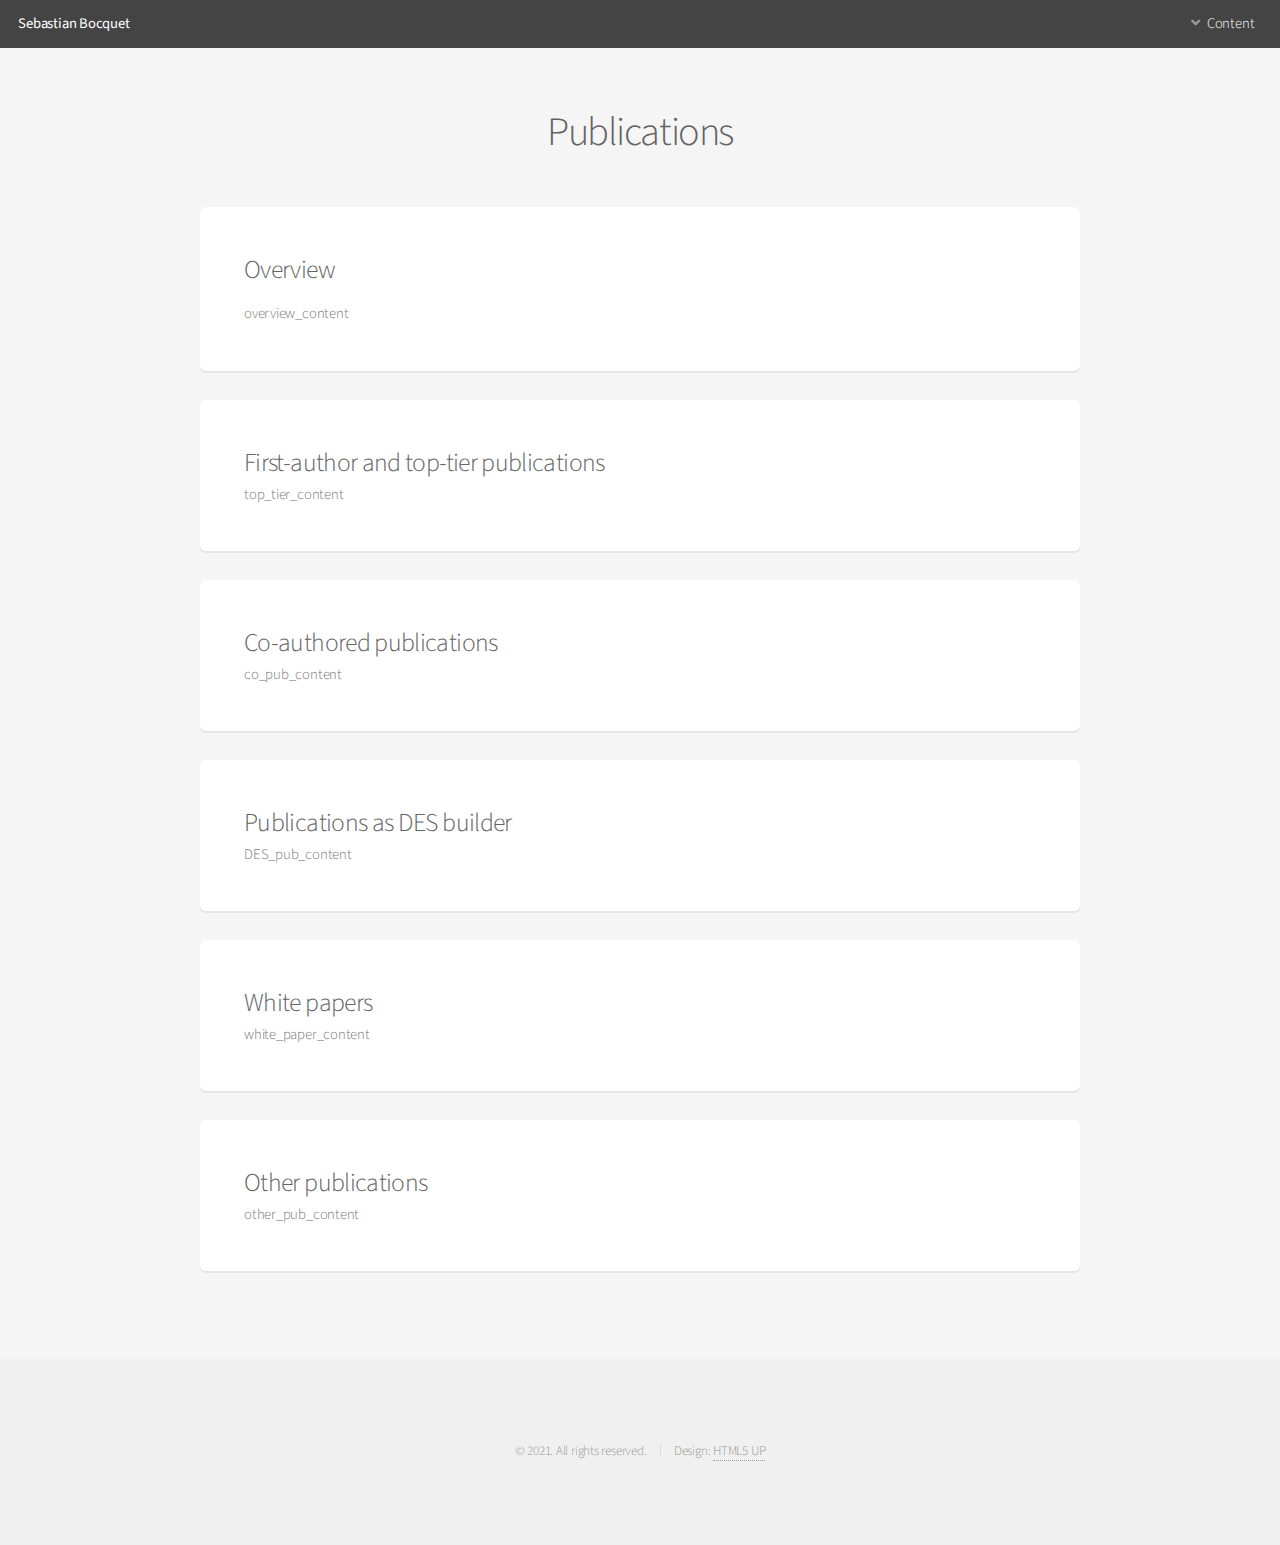
<file: pub_blank.html>
<!DOCTYPE HTML>
<!--
  Alpha by HTML5 UP
  html5up.net | @ajlkn
  Free for personal and commercial use under the CCA 3.0 license (html5up.net/license)
-->
<html>
  <head>
    <title>Sebastian Bocquet</title>
    <meta charset="utf-8" />
    <meta name="viewport" content="width=device-width, initial-scale=1, user-scalable=no" />
    <link rel="stylesheet" href="assets/css/main.css" />
  </head>
  <body class="is-preload">
    <div id="page-wrapper">

      <!-- Header -->
      <header id="header">
        <h1><a href="index.html">Sebastian Bocquet</a></h1>
        <nav id="nav">
          <ul>
            <li>
              <a href="#" class="icon solid fa-angle-down">Content</a>
              <ul>
                <li><a href="index.html">Home & CV</a></li>
                <li><a href="research.html">Research</a></li>
                <li><a href="pub.html">Publications</a></li>
                <li><a href="talks_events.html">Talks and Events</a></li>
                <li><a href="teaching.html">Teaching</a></li>
                <li><a href="code.html">Code</a></li>
                <li><a href="other.html">Other</a></li>
              </ul>
            </li>
          </ul>
        </nav>
      </header>

      <!-- Main -->
      <section id="main" class="container">
        <header>
          <h2>Publications</h2>
        </header>

        <div class="box">
          <h3>Overview</h3>
          <p>
            overview_content
          </p>
        </div>

        <div class="box">
          <h3>First-author and top-tier publications</h3>
          top_tier_content
        </div>

        <div class="box">
          <h3>Co-authored publications</h3>
          co_pub_content
        </div>

        <div class="box">
          <h3>Publications as DES builder</h3>
          DES_pub_content
        </div>

        <div class="box">
          <h3>White papers</h3>
          white_paper_content
        </div>

        <div class="box">
          <h3>Other publications</h3>
          other_pub_content
        </div>

      </section>

      <!-- Footer -->
      <footer id="footer">
        <ul class="copyright">
          <li>&copy; 2021. All rights reserved.</li><li>Design: <a href="http://html5up.net">HTML5 UP</a></li>
        </ul>
      </footer>

    </div>

    <!-- Scripts -->
    <script src="assets/js/jquery.min.js"></script>
    <script src="assets/js/jquery.dropotron.min.js"></script>
    <script src="assets/js/jquery.scrollex.min.js"></script>
    <script src="assets/js/browser.min.js"></script>
    <script src="assets/js/breakpoints.min.js"></script>
    <script src="assets/js/util.js"></script>
    <script src="assets/js/main.js"></script>

  </body>
</html>
</file>
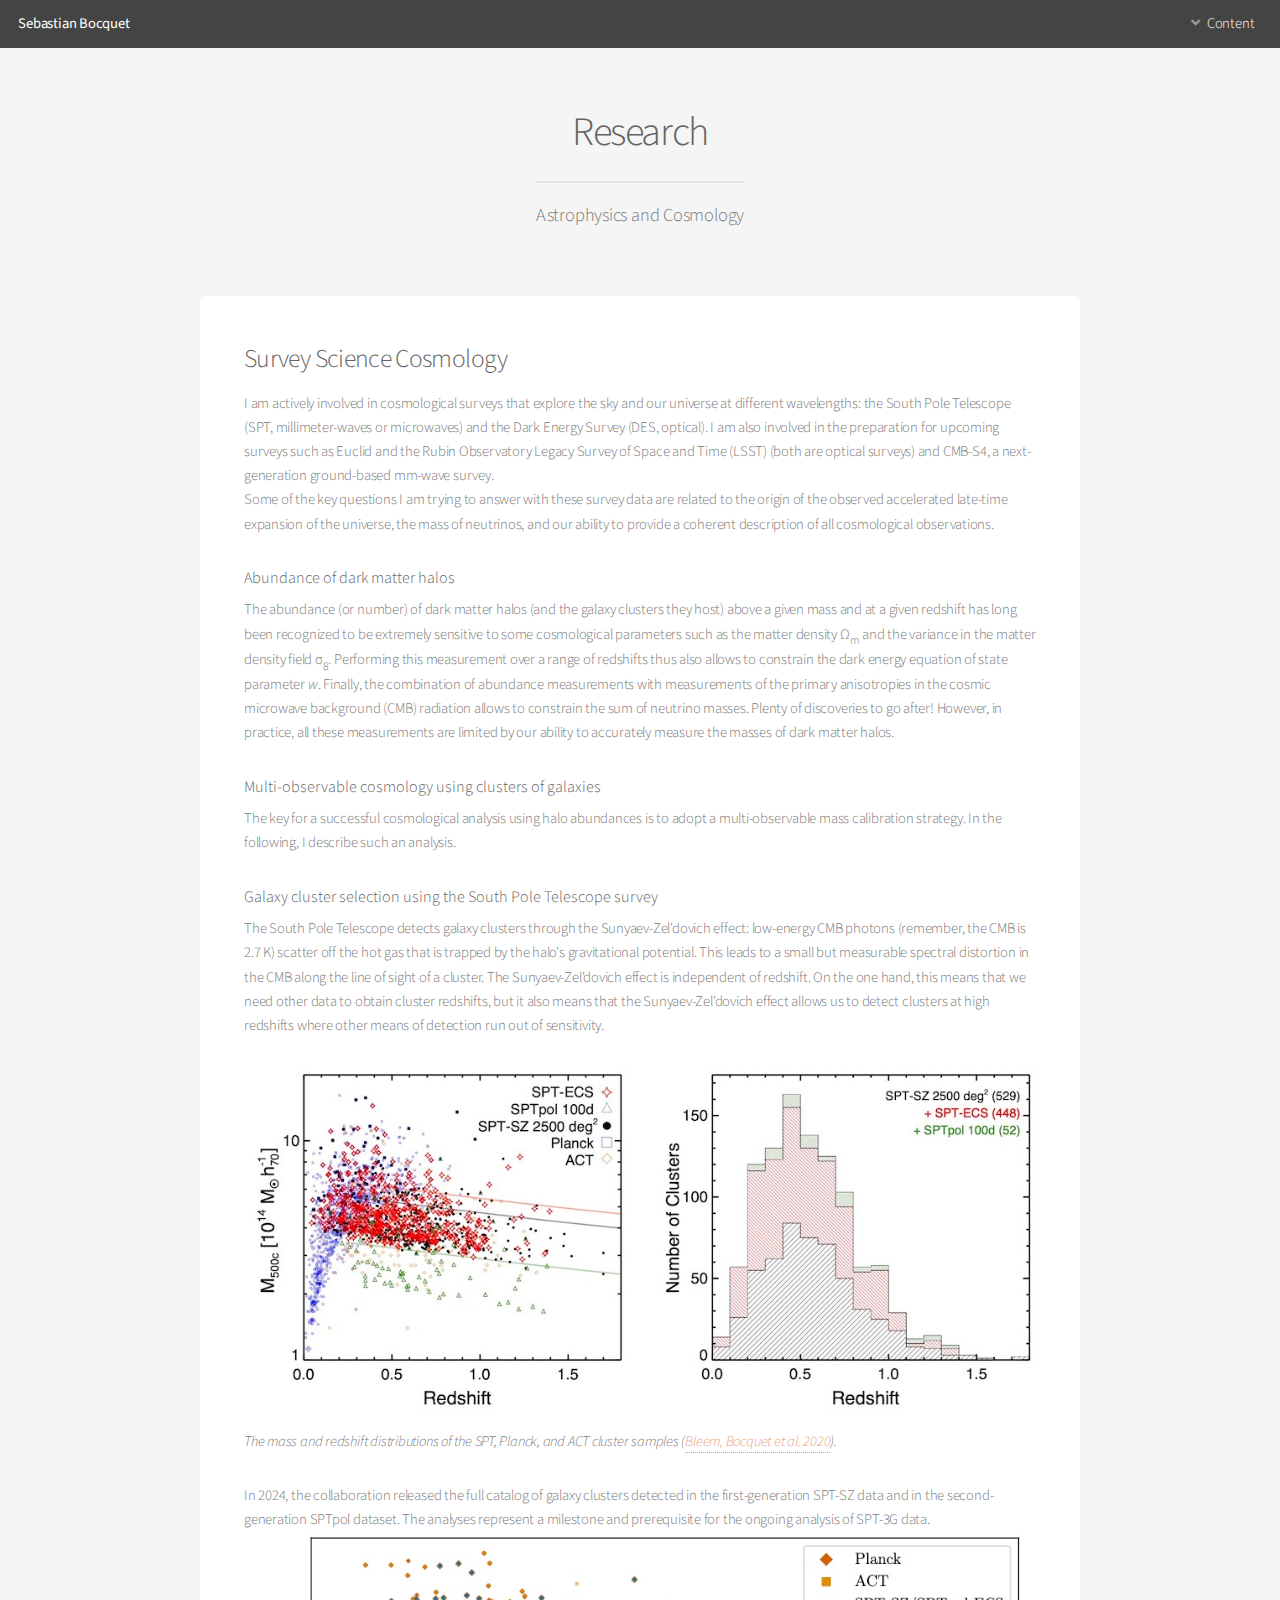
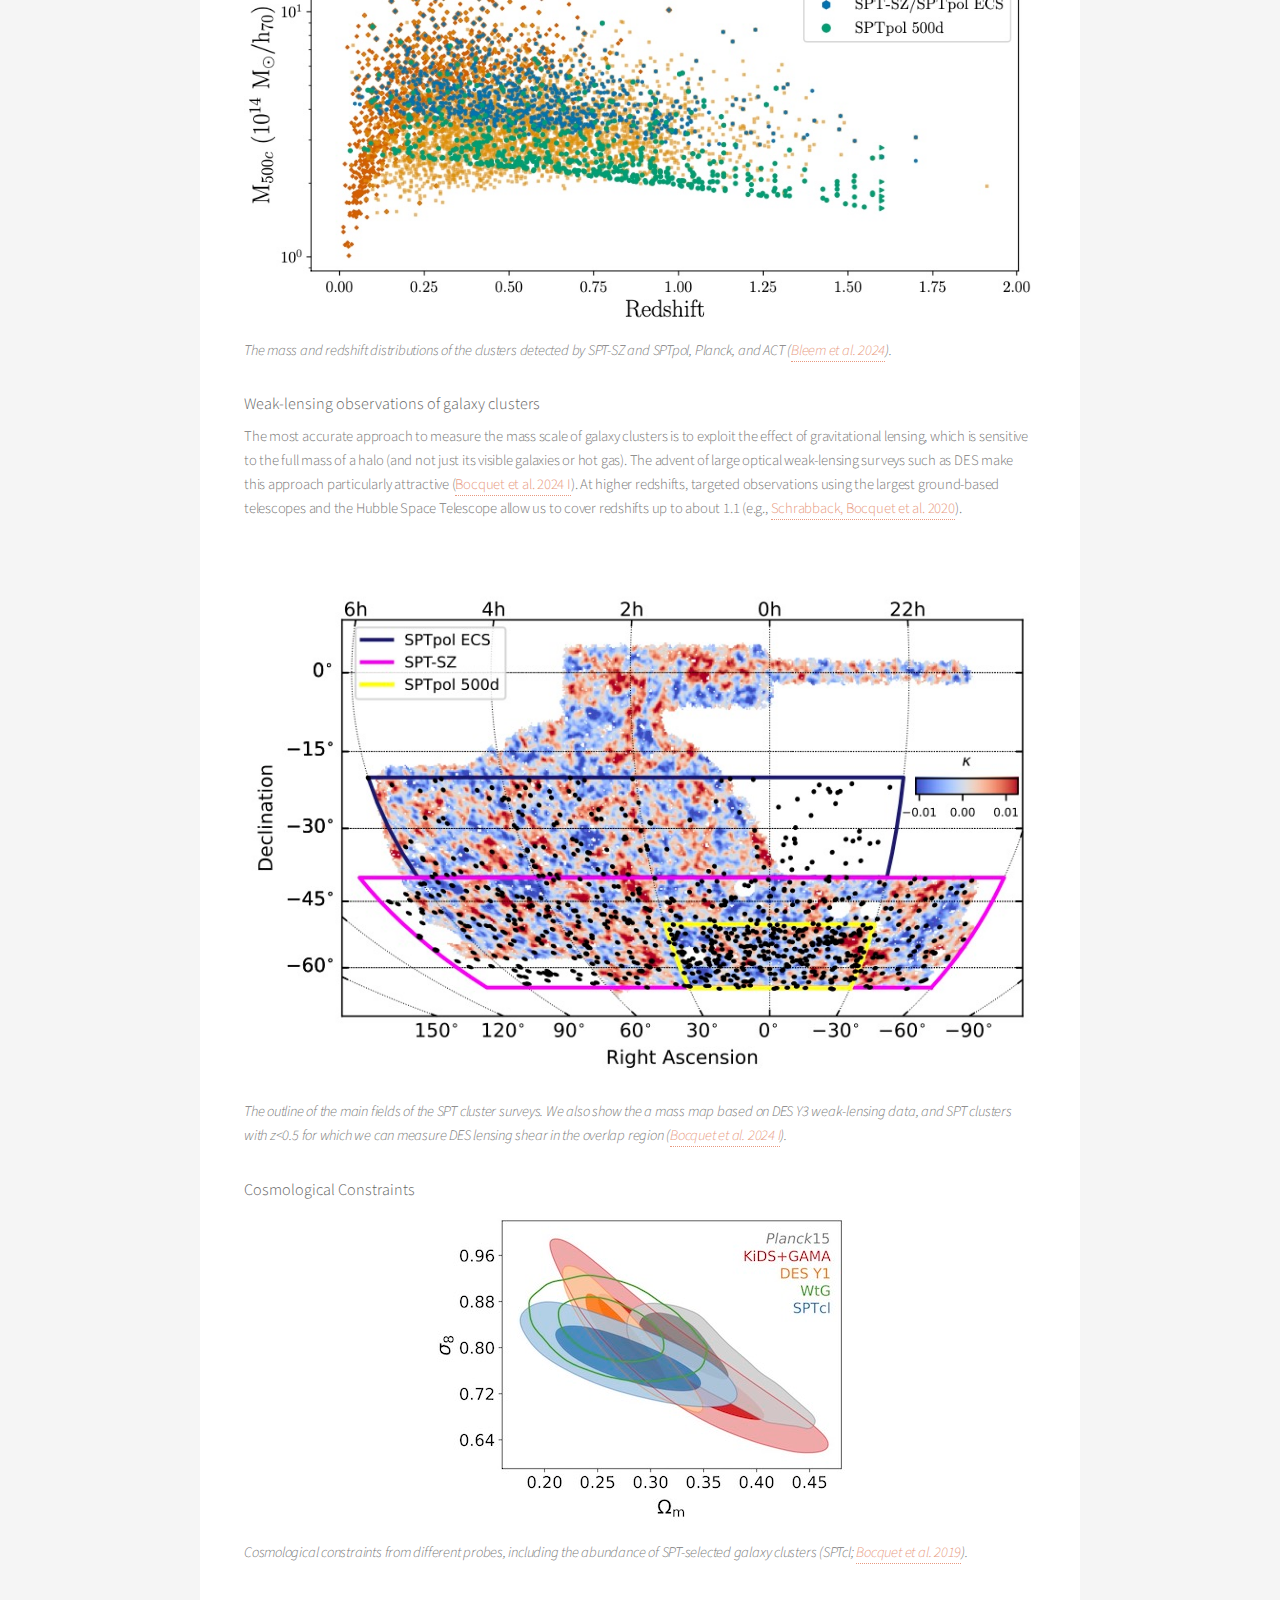
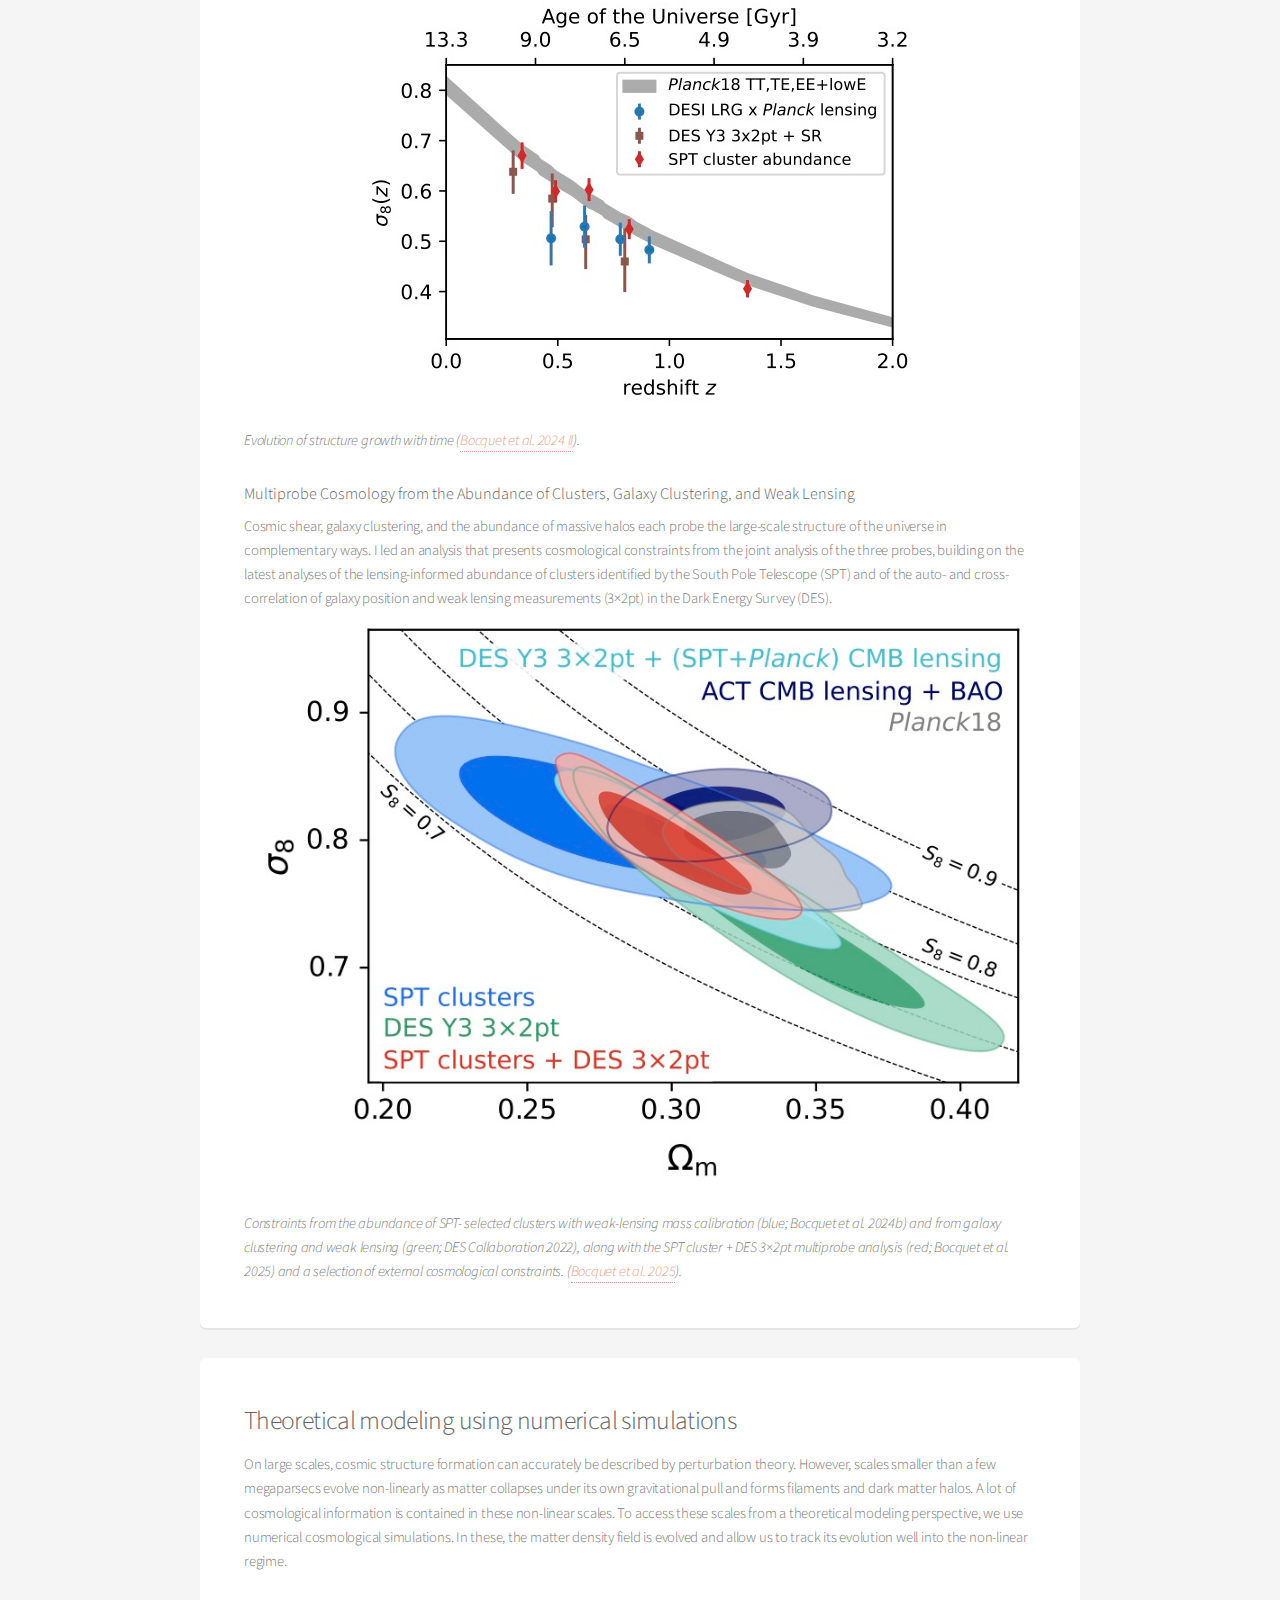
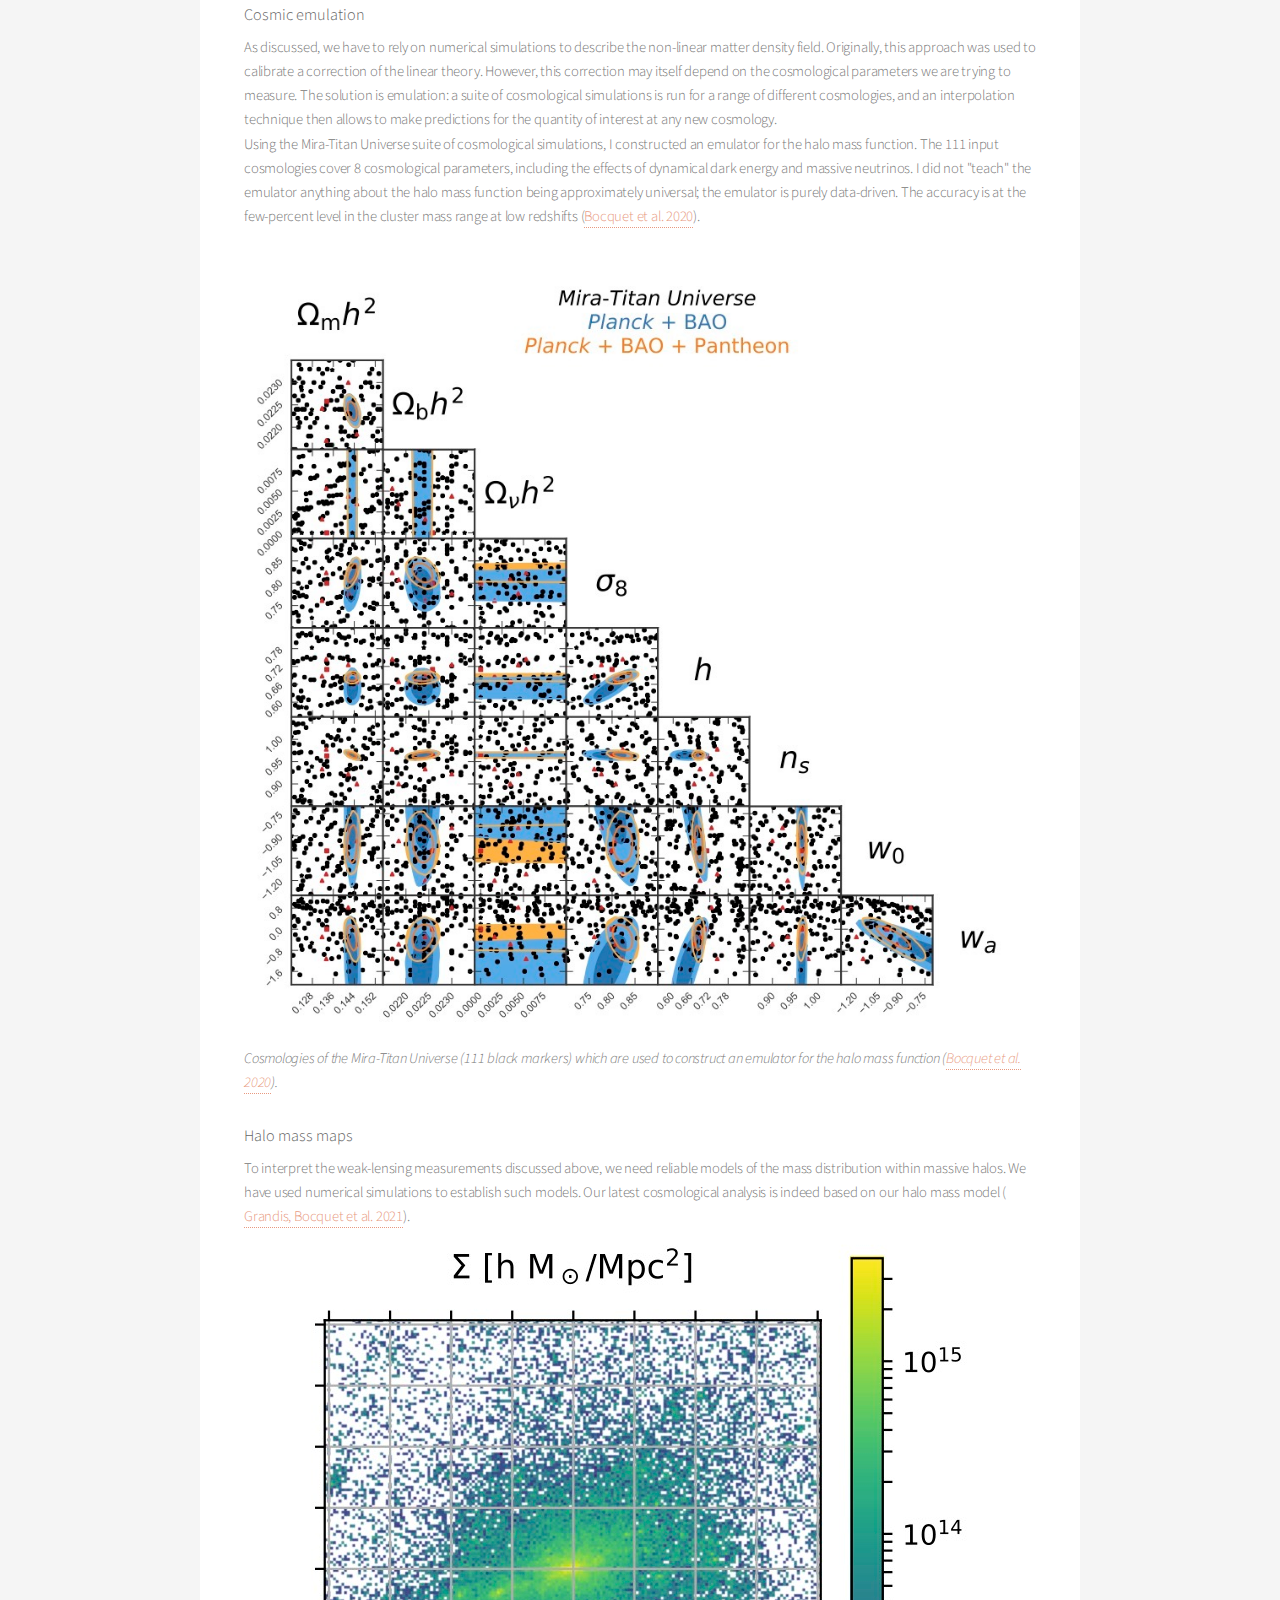
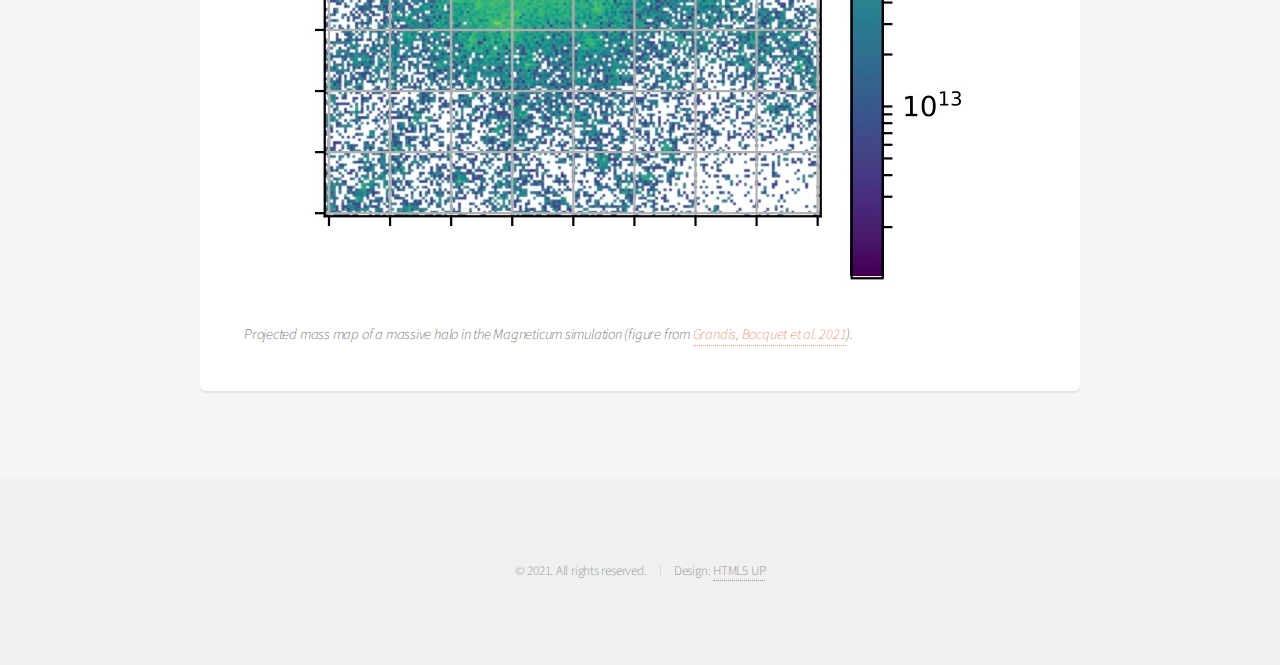
<file: research.html>
<!DOCTYPE HTML>
<!--
  Alpha by HTML5 UP
  html5up.net | @ajlkn
  Free for personal and commercial use under the CCA 3.0 license (html5up.net/license)
-->
<html>
  <head>
    <title>Sebastian Bocquet</title>
    <meta charset="utf-8" />
    <meta name="viewport" content="width=device-width, initial-scale=1, user-scalable=no" />
    <link rel="stylesheet" href="assets/css/main.css" />
  </head>
  <body class="is-preload">
    <div id="page-wrapper">

      <!-- Header -->
        <header id="header">
          <h1><a href="index.html">Sebastian Bocquet</a></h1>
          <nav id="nav">
            <ul>
              <li>
                <a href="#" class="icon solid fa-angle-down">Content</a>
                <ul>
                  <li><a href="index.html">Home & CV</a></li>
                  <li><a href="research.html">Research</a></li>
                  <li><a href="pub.html">Publications</a></li>
                  <li><a href="talks_events.html">Talks and Events</a></li>
                  <li><a href="teaching.html">Teaching</a></li>
                  <li><a href="code.html">Code</a></li>
                  <li><a href="other.html">Other</a></li>
                  <!-- <ul>
                    <li><a href="#">Option One</a></li>
                  </ul> -->
                </ul>
              </li>
            </ul>
          </nav>
        </header>

      <!-- Main -->
      <section id="main" class="container">
        <header>
          <h2>Research</h2>
          <p>Astrophysics and Cosmology</p>
        </header>

        <div class="box">
          <h3>Survey Science Cosmology</h3>
          <p>I am actively involved in cosmological surveys that explore the sky and our
          universe at different wavelengths: the South Pole Telescope (SPT,
          millimeter-waves or microwaves) and the Dark Energy Survey (DES, optical).
          I am
          also involved in the preparation for upcoming surveys such as Euclid and the
          Rubin Observatory Legacy Survey of Space and Time (LSST) (both are optical
          surveys) and CMB-S4, a next-generation ground-based mm-wave survey.<br>

          Some of the key questions I am trying to answer with these survey data are
          related to the origin of the observed accelerated late-time expansion of the
          universe, the mass of neutrinos, and our ability to provide a coherent
          description of all cosmological observations.</p>

          <h4>Abundance of dark matter halos</h4>

          <p>The abundance (or number) of dark matter halos (and the galaxy clusters they
          host) above a given mass and at a given redshift has long been recognized to be
          extremely sensitive to some cosmological parameters such as the matter density
          Ω<sub>m</sub> and the variance in the matter density field σ<sub>8</sub>. Performing this
          measurement over a range of redshifts thus also allows to constrain the dark
          energy equation of state parameter <em>w</em>. Finally, the combination of abundance
          measurements with measurements of the primary anisotropies in the cosmic
          microwave background (CMB) radiation allows to constrain the sum of neutrino
          masses.

          Plenty of discoveries to go after! However, in practice, all these measurements
          are limited by our ability to accurately measure the masses of dark matter
          halos.</p>

          <h4>Multi-observable cosmology using clusters of galaxies</h4>

          <p>The key for a successful cosmological analysis using halo abundances is to adopt
          a multi-observable mass calibration strategy. In the following, I describe such
          an analysis.</p>

          <h4>Galaxy cluster selection using the South Pole Telescope survey</h4>

          <p>The South Pole Telescope detects galaxy clusters through the Sunyaev-Zel'dovich
          effect: low-energy CMB photons (remember, the CMB is 2.7 K) scatter off the hot
          gas that is trapped by the halo's gravitational potential. This leads to a small
          but measurable spectral distortion in the CMB along the line of sight of a
          cluster. The Sunyaev-Zel'dovich effect is independent of redshift. On the one
          hand, this means that we need other data to obtain cluster redshifts, but it
          also means that the Sunyaev-Zel'dovich effect allows us to detect clusters at
          high redshifts where other means of detection run out of sensitivity.</p>

          <span class="image fit_max"><img src="images/mass_redshift_with_histogram.jpg" alt="" /></span>
          <p><em>The mass and redshift distributions of the SPT, Planck, and ACT cluster samples
            (<a href="https://arxiv.org/abs/1910.04121">Bleem, Bocquet et al. 2020</a>).</em></p>

          In 2024, the collaboration released the full catalog of galaxy clusters detected in
          the first-generation SPT-SZ data and in the second-generation SPTpol dataset. The
          analyses represent a milestone and prerequisite for the ongoing analysis of SPT-3G data.

          <span class="image fit_max"><img src="images/Bleem24.jpg" alt="" /></span>
          <p><em>The mass and redshift distributions of the clusters detected by SPT-SZ and SPTpol,
          Planck, and ACT (<a href="https://arxiv.org/abs/2311.07512">Bleem et al. 2024</a>).</em></p>


          <h4>Weak-lensing observations of galaxy clusters</h4>

          <p>The most accurate approach to measure the mass scale of galaxy clusters is to
          exploit the effect of gravitational lensing, which is sensitive to the full mass
          of a halo (and not just its visible galaxies or hot gas). The advent of large
          optical weak-lensing surveys such as DES make this approach particularly
          attractive (<a href="https://arxiv.org/abs/2310.12213">Bocquet et al. 2024 I</a>).
          At higher redshifts, targeted observations using the largest
          ground-based telescopes and the Hubble Space Telescope allow us to cover
          redshifts up to about 1.1
          (e.g., <a href="https://arxiv.org/abs/2009.07591">Schrabback, Bocquet et al. 2020</a>).</p>

          <span class="image fit_max"><img src="images/map_smap.jpg" alt="" /></span>
          <p><em>The outline of the main fields of the SPT cluster surveys. We also show the
          a mass map based on DES Y3 weak-lensing data, and SPT clusters with z<0.5 for which we
          can measure DES lensing shear in the overlap region
          (<a href="https://arxiv.org/abs/2310.12213">Bocquet et al. 2024 I</a>).</em></p>


          <h4>Cosmological Constraints</h4>
 
          <span class="image fit_max"><img src="images/GTC_nuLCDM_external.jpg" alt="" /></span>
          <p><em>Cosmological constraints from different probes, including the abundance of SPT-selected
            galaxy clusters
            (SPTcl; <a href="https://arxiv.org/abs/1812.01679">Bocquet et al. 2019</a>).</em></p>

          <span class="image fit_max"><img src="images/sigma8_z.jpg" alt="" /></span>
          <p><em>Evolution of structure growth with time
            (<a href="https://arxiv.org/abs/2401.02075">Bocquet et al. 2024 II</a>).</em></p>


          <h4>Multiprobe Cosmology from the Abundance of Clusters, Galaxy Clustering, and Weak Lensing</h4>

          Cosmic shear, galaxy clustering, and the abundance of massive halos each probe the large-scale
          structure of the universe in complementary ways. I led an analysis that presents cosmological
          constraints from the
          joint analysis of the three probes, building on the latest analyses of the lensing-informed abundance
          of clusters identified by the South Pole Telescope (SPT) and of the auto- and cross-correlation
          of galaxy position and weak lensing measurements (3×2pt) in the Dark Energy Survey (DES).

          <span class="image fit_max"><img src="images/multiprobe.jpg" alt="" /></span>
          <p><em>Constraints from the abundance of SPT-
          selected clusters with weak-lensing mass calibration
          (blue; Bocquet et al. 2024b) and from galaxy clustering
          and weak lensing (green; DES Collaboration 2022),
          along with the SPT cluster + DES 3×2pt multiprobe analysis (red; Bocquet et al. 2025)
          and a selection of external cosmological constraints.
          (<a href="https://arxiv.org/abs/2412.07765">Bocquet et al. 2025</a>).</em></p>

        </div>

        <div class="box">
          <h3>Theoretical modeling using numerical simulations</h3>

          <p>On large scales, cosmic structure formation can accurately be described by
          perturbation theory. However, scales smaller than a few megaparsecs evolve
          non-linearly as matter collapses under its own gravitational pull and forms
          filaments and dark matter halos. A lot of cosmological information is contained
          in these non-linear scales. To access these scales from a theoretical modeling
          perspective, we use numerical cosmological simulations. In these, the matter
          density field is evolved and allow us to track its evolution well into the
          non-linear regime.</p>

          <h4>Cosmic emulation</h4>

          <p>As discussed, we have to rely on numerical simulations to describe the
          non-linear matter density field. Originally, this approach was used to calibrate
          a correction of the linear theory. However, this correction may itself depend on
          the cosmological parameters we are trying to measure. The solution is emulation:
          a suite of cosmological simulations is run for a range of different cosmologies,
          and an interpolation technique then allows to make predictions for the quantity
          of interest at any new cosmology.<br>

          Using the Mira-Titan Universe suite of cosmological simulations, I constructed
          an emulator for the halo mass function. The 111 input cosmologies cover 8
          cosmological parameters, including the effects of dynamical dark energy and
          massive neutrinos. I did not "teach" the emulator anything about the halo mass
          function being approximately universal; the emulator is purely data-driven. The
          accuracy is at the few-percent level in the cluster mass range at low redshifts
          (<a href="https://arxiv.org/abs/2003.12116">Bocquet et al. 2020</a>).</p>

          <span class="image fit_max"><img src="images/Mira-Titan_Planck_GTC.jpg" alt="" /></span>
          <p><em>Cosmologies of the Mira-Titan Universe (111 black markers) which are
            used to construct an emulator for the halo mass function
            (<a href="https://arxiv.org/abs/2003.12116">Bocquet et al. 2020</a>).</em></p>

          <h4>Halo mass maps</h4>
          To interpret the weak-lensing measurements discussed above, we need reliable
          models of the mass distribution within massive halos. We have used numerical
          simulations to establish such models. Our latest cosmological analysis is
          indeed based on our halo mass model (<a href="https://arxiv.org/abs/2103.16212">
          Grandis, Bocquet et al. 2021</a>).

           <span class="image fit_max"><img src="images/Sigma_map.jpg" alt="" /></span>
           <p><em>Projected mass map of a massive halo in the Magneticum simulation
            (figure from <a href="https://arxiv.org/abs/2103.16212">Grandis, Bocquet et al.
            2021</a>).</em></p>

        </div>




      </section>

      <!-- Footer -->
        <footer id="footer">
          <ul class="copyright">
            <li>&copy; 2021. All rights reserved.</li><li>Design: <a href="http://html5up.net">HTML5 UP</a></li>
          </ul>
        </footer>

    </div>

    <!-- Scripts -->
      <script src="assets/js/jquery.min.js"></script>
      <script src="assets/js/jquery.dropotron.min.js"></script>
      <script src="assets/js/jquery.scrollex.min.js"></script>
      <script src="assets/js/browser.min.js"></script>
      <script src="assets/js/breakpoints.min.js"></script>
      <script src="assets/js/util.js"></script>
      <script src="assets/js/main.js"></script>

  </body>
</html>
</file>
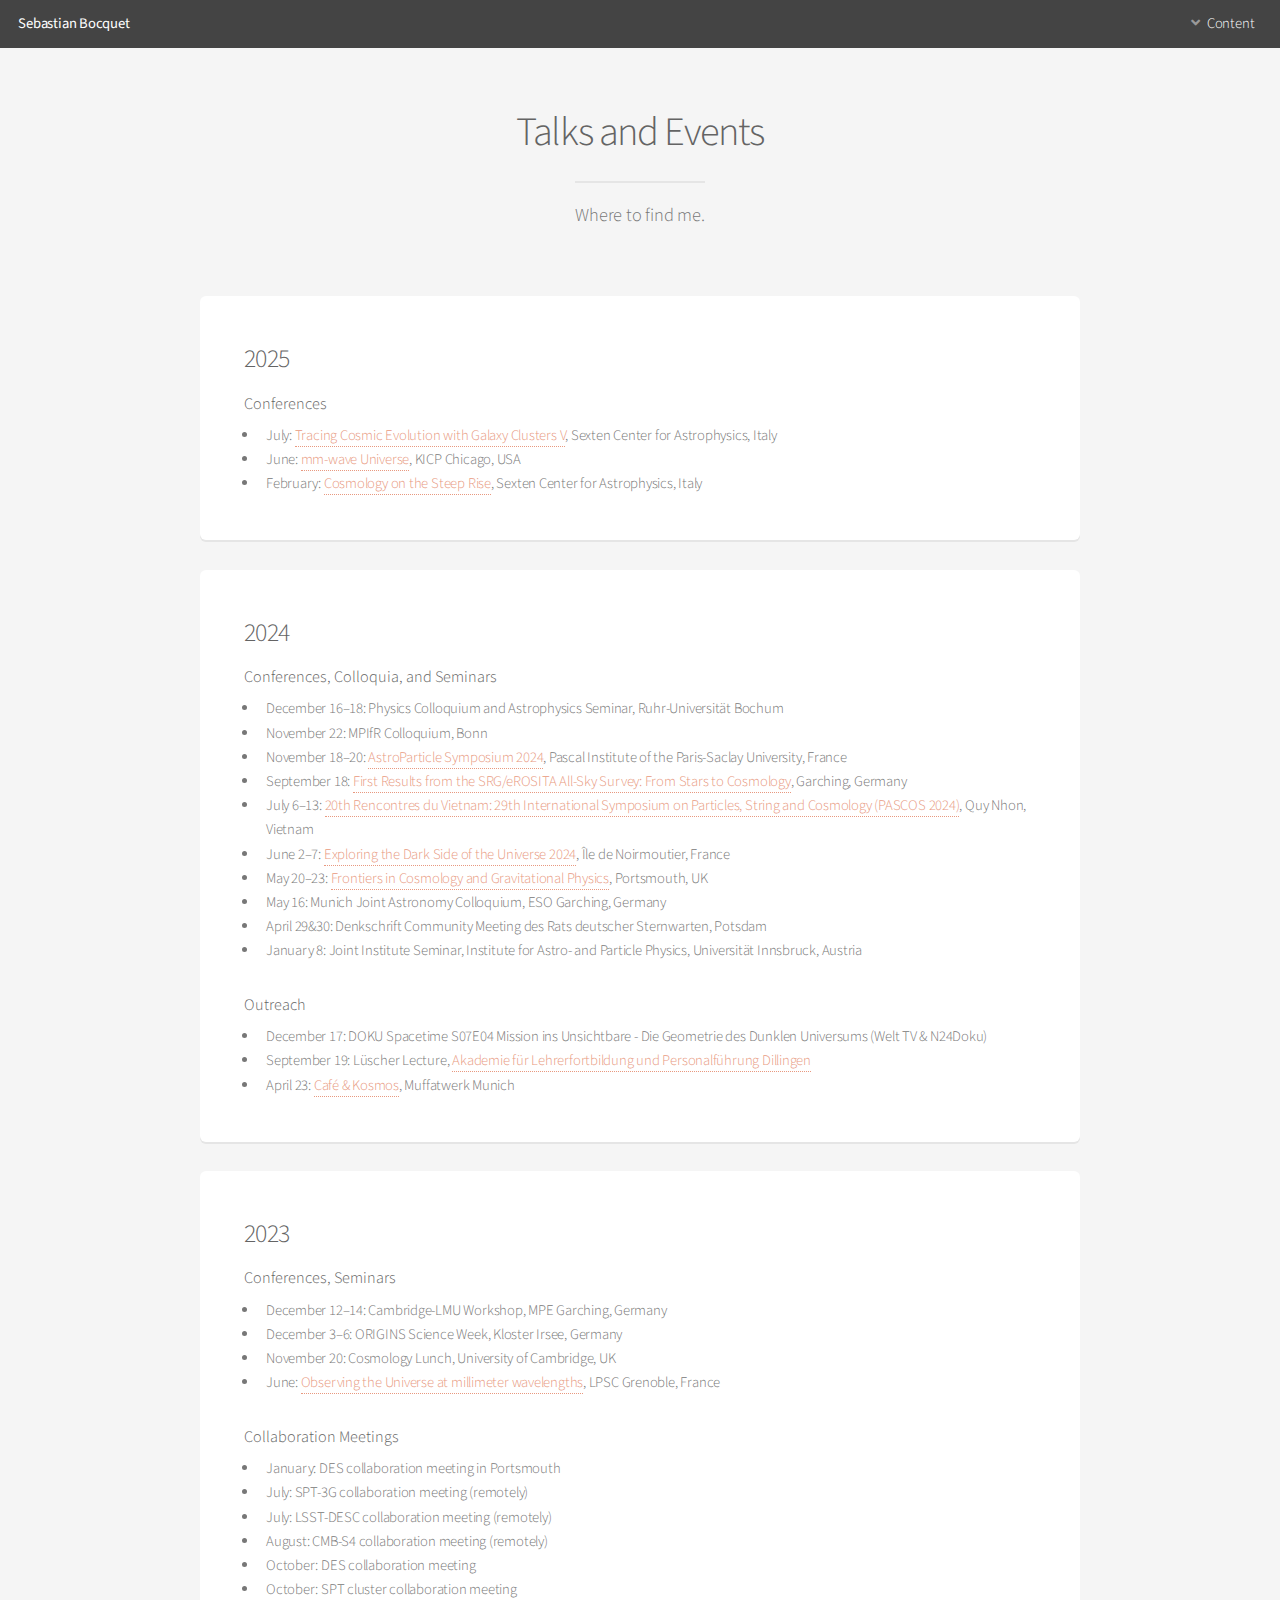
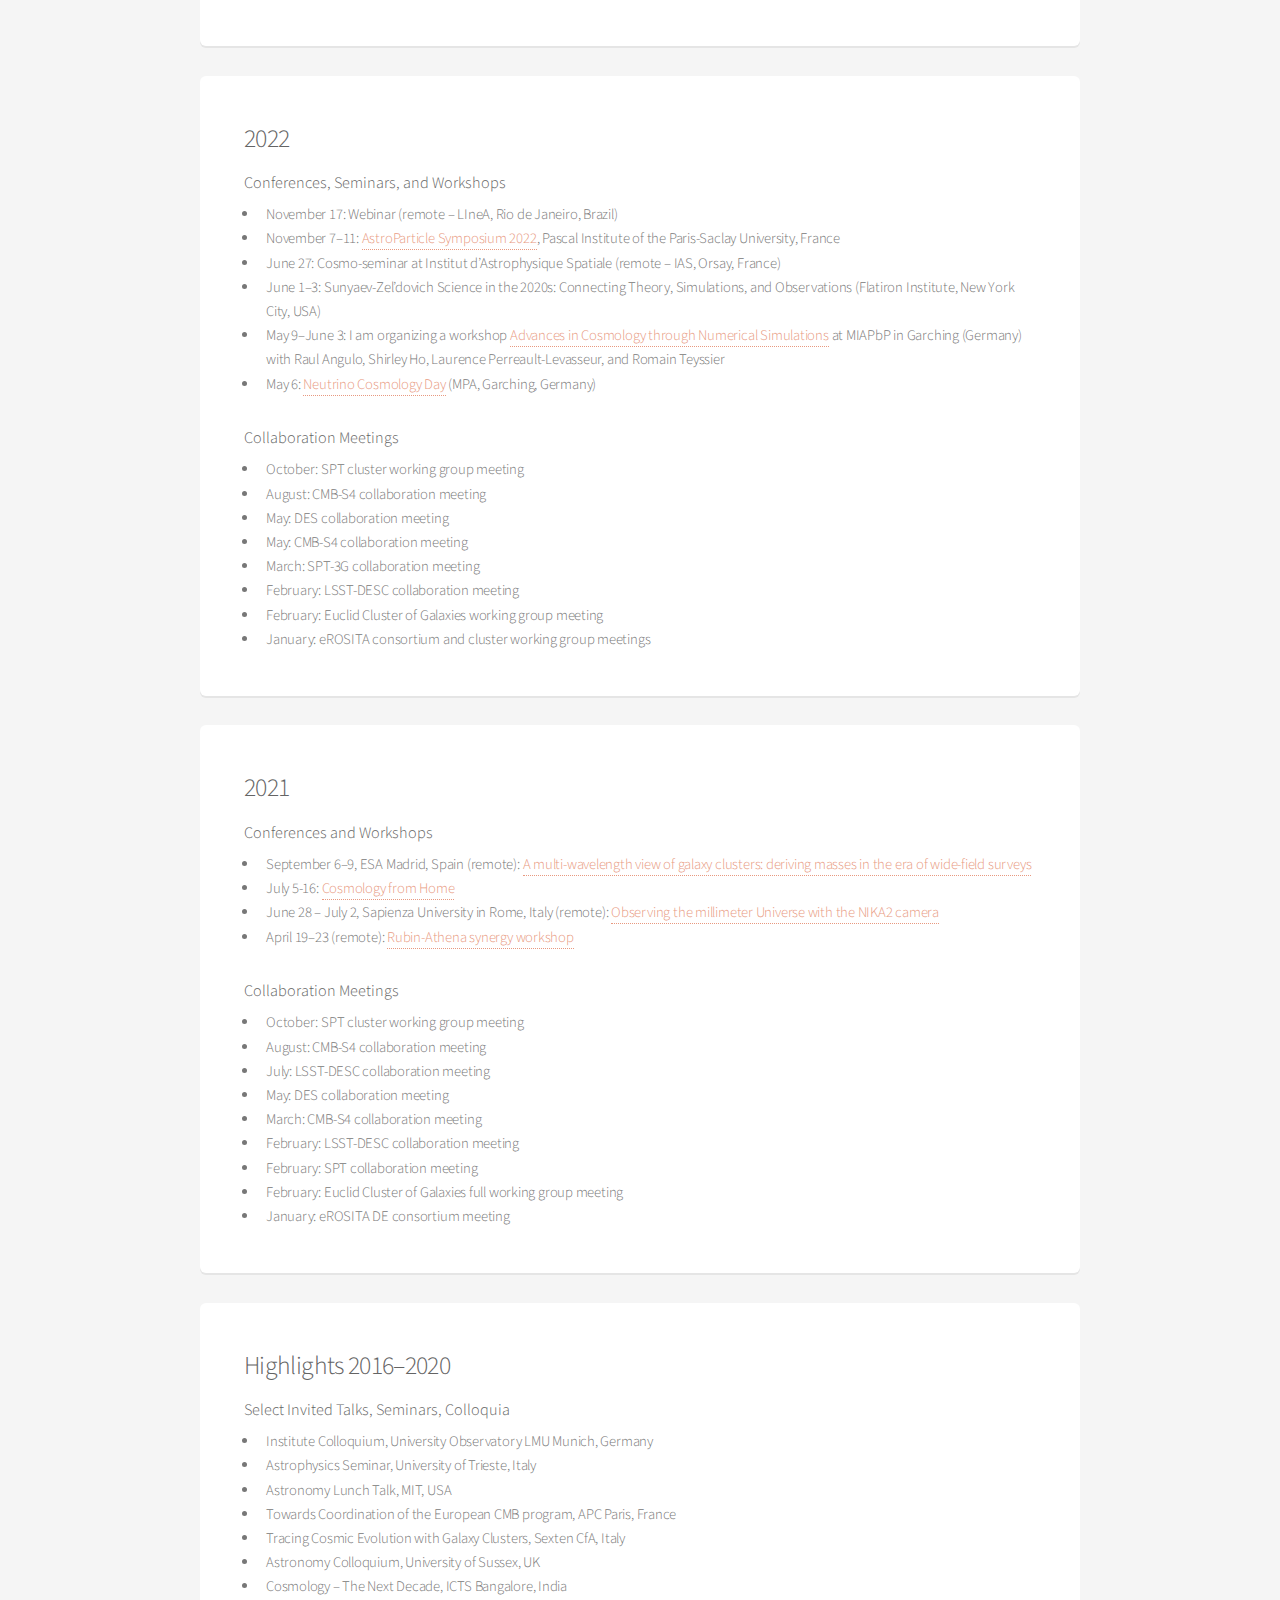
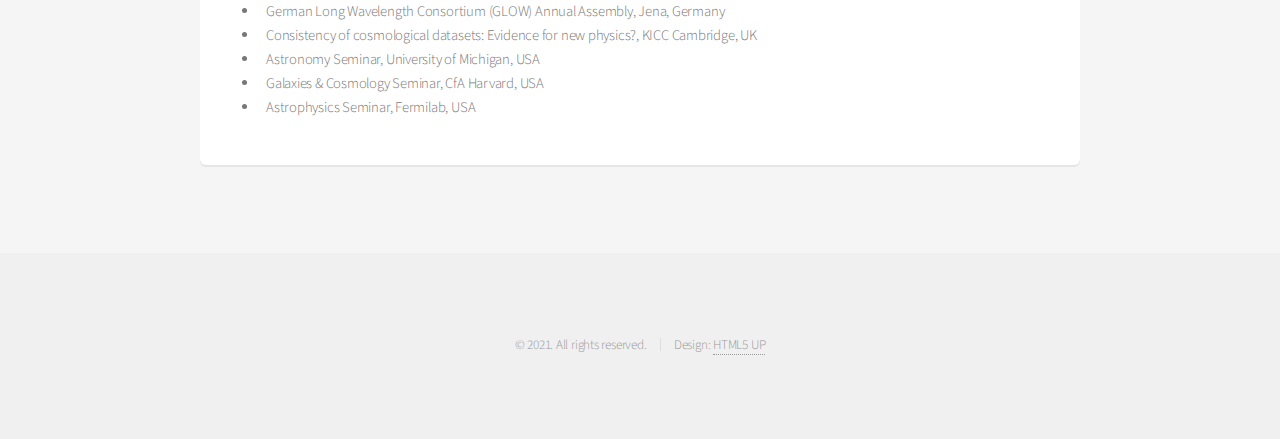
<file: talks_events.html>
<!DOCTYPE HTML>
<!--
  Alpha by HTML5 UP
  html5up.net | @ajlkn
  Free for personal and commercial use under the CCA 3.0 license (html5up.net/license)
-->
<html>
  <head>
    <title>Sebastian Bocquet</title>
    <meta charset="utf-8" />
    <meta name="viewport" content="width=device-width, initial-scale=1, user-scalable=no" />
    <link rel="stylesheet" href="assets/css/main.css" />
  </head>
  <body class="is-preload">
    <div id="page-wrapper">

      <!-- Header -->
        <header id="header">
          <h1><a href="index.html">Sebastian Bocquet</a></h1>
          <nav id="nav">
            <ul>
              <li>
                <a href="#" class="icon solid fa-angle-down">Content</a>
                <ul>
                  <li><a href="index.html">Home & CV</a></li>
                  <li><a href="research.html">Research</a></li>
                  <li><a href="pub.html">Publications</a></li>
                  <li><a href="talks_events.html">Talks and Events</a></li>
                  <li><a href="teaching.html">Teaching</a></li>
                  <li><a href="code.html">Code</a></li>
                  <li><a href="other.html">Other</a></li>
                  <!-- <ul>
                    <li><a href="#">Option One</a></li>
                  </ul> -->
                </ul>
              </li>
            </ul>
          </nav>
        </header>

      <!-- Main -->
        <section id="main" class="container">
          <header>
            <h2>Talks and Events</h2>
            <p>Where to find me.</p>
          </header>

          <div class="box">
            <h3>2025</h3>
            <h4>Conferences</h4>
            <ul>
              <li>July: <a href="https://www.sexten-cfa.eu/event/sestocluster2025/">Tracing Cosmic Evolution with Galaxy Clusters V</a>, Sexten Center for Astrophysics, Italy
              <li>June: <a href="https://indico.uchicago.edu/event/455/">mm-wave Universe</a>, KICP Chicago, USA</li>
              <li>February: <a href="https://www.sexten-cfa.eu/event/steeprise25/">Cosmology on the Steep Rise</a>, Sexten Center for Astrophysics, Italy
            </ul>
          </div>

          <div class="box">
            <h3>2024</h3>
            <h4>Conferences, Colloquia, and Seminars</h4>
            <ul>
              <li>December 16&ndash;18: Physics Colloquium and Astrophysics Seminar, Ruhr-Universität Bochum</li>
              <li>November 22: MPIfR Colloquium, Bonn</li>
              <li>November 18&ndash;20: <a href="https://indico.ijclab.in2p3.fr/event/10663/overview">AstroParticle Symposium 2024</a>, Pascal Institute of the Paris-Saclay University, France</li>
              <li>September 18: <a href="https://events.mpe.mpg.de/event/15/">First Results from the SRG/eROSITA All-Sky Survey: From Stars to Cosmology</a>, Garching, Germany</li>
              <li>July 6&ndash;13: <a href="http://vietnam.in2p3.fr/2024/PASCOS/index.html">20th Rencontres du Vietnam: 29th International Symposium on Particles, String and Cosmology (PASCOS 2024)</a>, Quy Nhon, Vietnam</li>
              <li>June 2&ndash;7: <a href="https://indico.cern.ch/event/1267450/overview">Exploring the Dark Side of the Universe 2024</a>, Île de Noirmoutier, France</li>
              <li>May 20&ndash;23: <a href="http://www.sciama.icg.port.ac.uk/frontiers2024/index.html">Frontiers in Cosmology and Gravitational Physics</a>, Portsmouth, UK</li>
              <li>May 16: Munich Joint Astronomy Colloquium, ESO Garching, Germany</li>
              <li>April 29&30: Denkschrift Community Meeting des Rats deutscher Sternwarten, Potsdam</li>
              <li>January 8: Joint Institute Seminar, Institute for Astro- and Particle Physics, Universität Innsbruck, Austria</li>
            </ul>

            <h4>Outreach</h4>
            <ul>
              <li>December 17: DOKU Spacetime S07E04 Mission ins Unsichtbare - Die Geometrie des Dunklen Universums (Welt TV & N24Doku)</li>
              <li>September 19: Lüscher Lecture, <a href="https://alp.dillingen.de/">Akademie für Lehrerfortbildung und Personalführung Dillingen</a></li>
              <li>April 23: <a href="https://www.cafeundkosmos.de/index.html">Café & Kosmos</a>, Muffatwerk Munich</li>
            </ul>
          </div>

          <div class="box">
            <h3>2023</h3>
            <h4>Conferences, Seminars</h4>
            <ul>
              <li>December 12&ndash;14: Cambridge-LMU Workshop, MPE Garching, Germany</li>
              <li>December 3&ndash;6: ORIGINS Science Week, Kloster Irsee, Germany</li>
              <li>November 20: Cosmology Lunch, University of Cambridge, UK</li>
              <li>June: <a href="https://lpsc-indico.in2p3.fr/event/2859/">Observing the Universe at millimeter wavelengths</a>, LPSC Grenoble, France</li>
            </ul>

            <h4>Collaboration Meetings</h4>
            <ul>
              <li>January: DES collaboration meeting in Portsmouth</li>
              <li>July: SPT-3G collaboration meeting (remotely)</li>
              <li>July: LSST-DESC collaboration meeting (remotely)</li>
              <li>August: CMB-S4 collaboration meeting (remotely)</li>
              <li>October: DES collaboration meeting</li>
              <li>October: SPT cluster collaboration meeting</li>
            </ul>
          </div>

          <div class="box">
            <h3>2022</h3>

            <h4>Conferences, Seminars, and Workshops</h4>
            <ul>
              <li>November 17: Webinar (remote &ndash; LIneA, Rio de Janeiro, Brazil)</li>
              <li>November 7&ndash;11: <a href="https://indico.ijclab.in2p3.fr/event/8374/">AstroParticle Symposium 2022</a>, Pascal Institute of the Paris-Saclay University, France</li>
              <li>June 27: Cosmo-seminar at Institut d’Astrophysique Spatiale (remote &ndash; IAS, Orsay, France)</li>
              <li>June 1&ndash;3: Sunyaev-Zel’dovich Science in the 2020s: Connecting Theory, Simulations, and Observations (Flatiron Institute, New York City, USA)</li>
              <li>May 9&ndash;June 3: I am organizing a workshop
                <a href="https://www.munich-iapp.de/cosmology22" target="_blank">Advances in Cosmology through Numerical Simulations</a>
                at MIAPbP in Garching (Germany) with Raul Angulo, Shirley Ho, Laurence Perreault-Levasseur, and Romain Teyssier</li>
              <li>May 6: <a href="https://indico.ph.tum.de/event/7010/">Neutrino Cosmology Day</a> (MPA, Garching, Germany)</li>
            </ul>

            <h4>Collaboration Meetings</h4>
            <ul>
              <li>October: SPT cluster working group meeting</li>
              <li>August: CMB-S4 collaboration meeting</li>
              <li>May: DES collaboration meeting</li>
              <li>May: CMB-S4 collaboration meeting</li>
              <li>March: SPT-3G collaboration meeting</li>
              <li>February: LSST-DESC collaboration meeting</li>
              <li>February: Euclid Cluster of Galaxies working group meeting</li>
              <li>January: eROSITA consortium and cluster working group meetings</li>
            </ul>
          </div>

          <div class="box">
            <h3>2021</h3>

            <h4>Conferences and Workshops</h4>
            <ul>
              <li>September 6&ndash;9, ESA Madrid, Spain (remote): <a href="https://www.cosmos.esa.int/web/cluster-mass-2020/home">A multi-wavelength view of galaxy clusters: deriving masses in the era of wide-field surveys</a></li>
              <li>July 5-16: <a href="https://www.cosmologyfromhome.com">Cosmology from Home</a></li>
              <li>June 28 &ndash; July 2, Sapienza University in Rome, Italy (remote): <a href="https://agenda.infn.it/event/25056/">Observing the millimeter Universe with the NIKA2 camera</a></li>
              <li>April 19&ndash;23 (remote): <a href="https://www.the-athena-x-ray-observatory.eu/activities/rubin-athena-synergy.html">Rubin-Athena synergy workshop</a></li>
            </ul>
            <h4>Collaboration Meetings</h4>
            <ul>
              <li>October: SPT cluster working group meeting</li>
              <li>August: CMB-S4 collaboration meeting</li>
              <li>July: LSST-DESC collaboration meeting</li>
              <li>May: DES collaboration meeting</li>
              <li>March: CMB-S4 collaboration meeting</li>
              <li>February: LSST-DESC collaboration meeting</li>
              <li>February: SPT collaboration meeting</li>
              <li>February: Euclid Cluster of Galaxies full working group meeting</li>
              <li>January: eROSITA DE consortium meeting</li>
            </ul>
          </div>

          <div class="box">
            <h3>Highlights 2016&ndash;2020</h3>
            <h4>Select Invited Talks, Seminars, Colloquia</h4>
            <ul>
              <!--2020-->
              <li>Institute Colloquium, University Observatory LMU Munich, Germany</li>
              <li>Astrophysics Seminar, University of Trieste, Italy</li>
              <li>Astronomy Lunch Talk, MIT, USA</li>
              <!--2019-->
              <li>Towards Coordination of the European CMB program, APC Paris, France</li>
              <li>Tracing Cosmic Evolution with Galaxy Clusters, Sexten CfA, Italy</li>
              <li>Astronomy Colloquium, University of Sussex, UK</li>
              <li>Cosmology &ndash; The Next Decade, ICTS Bangalore, India</li>
              <!--2018-->
              <li>German Long Wavelength Consortium (GLOW) Annual Assembly, Jena, Germany</li>
              <li>Consistency of cosmological datasets: Evidence for new physics?, KICC Cambridge, UK</li>
              <!--2017-->
              <li>Astronomy Seminar, University of Michigan, USA</li>
              <!--2016-->
              <li>Galaxies & Cosmology Seminar, CfA Harvard, USA</li>
              <li>Astrophysics Seminar, Fermilab, USA</li>
            </ul>
          </div>
        </section>

      <!-- Footer -->
        <footer id="footer">
          <ul class="copyright">
            <li>&copy; 2021. All rights reserved.</li><li>Design: <a href="http://html5up.net">HTML5 UP</a></li>
          </ul>
        </footer>

    </div>

    <!-- Scripts -->
      <script src="assets/js/jquery.min.js"></script>
      <script src="assets/js/jquery.dropotron.min.js"></script>
      <script src="assets/js/jquery.scrollex.min.js"></script>
      <script src="assets/js/browser.min.js"></script>
      <script src="assets/js/breakpoints.min.js"></script>
      <script src="assets/js/util.js"></script>
      <script src="assets/js/main.js"></script>

  </body>
</html>
</file>
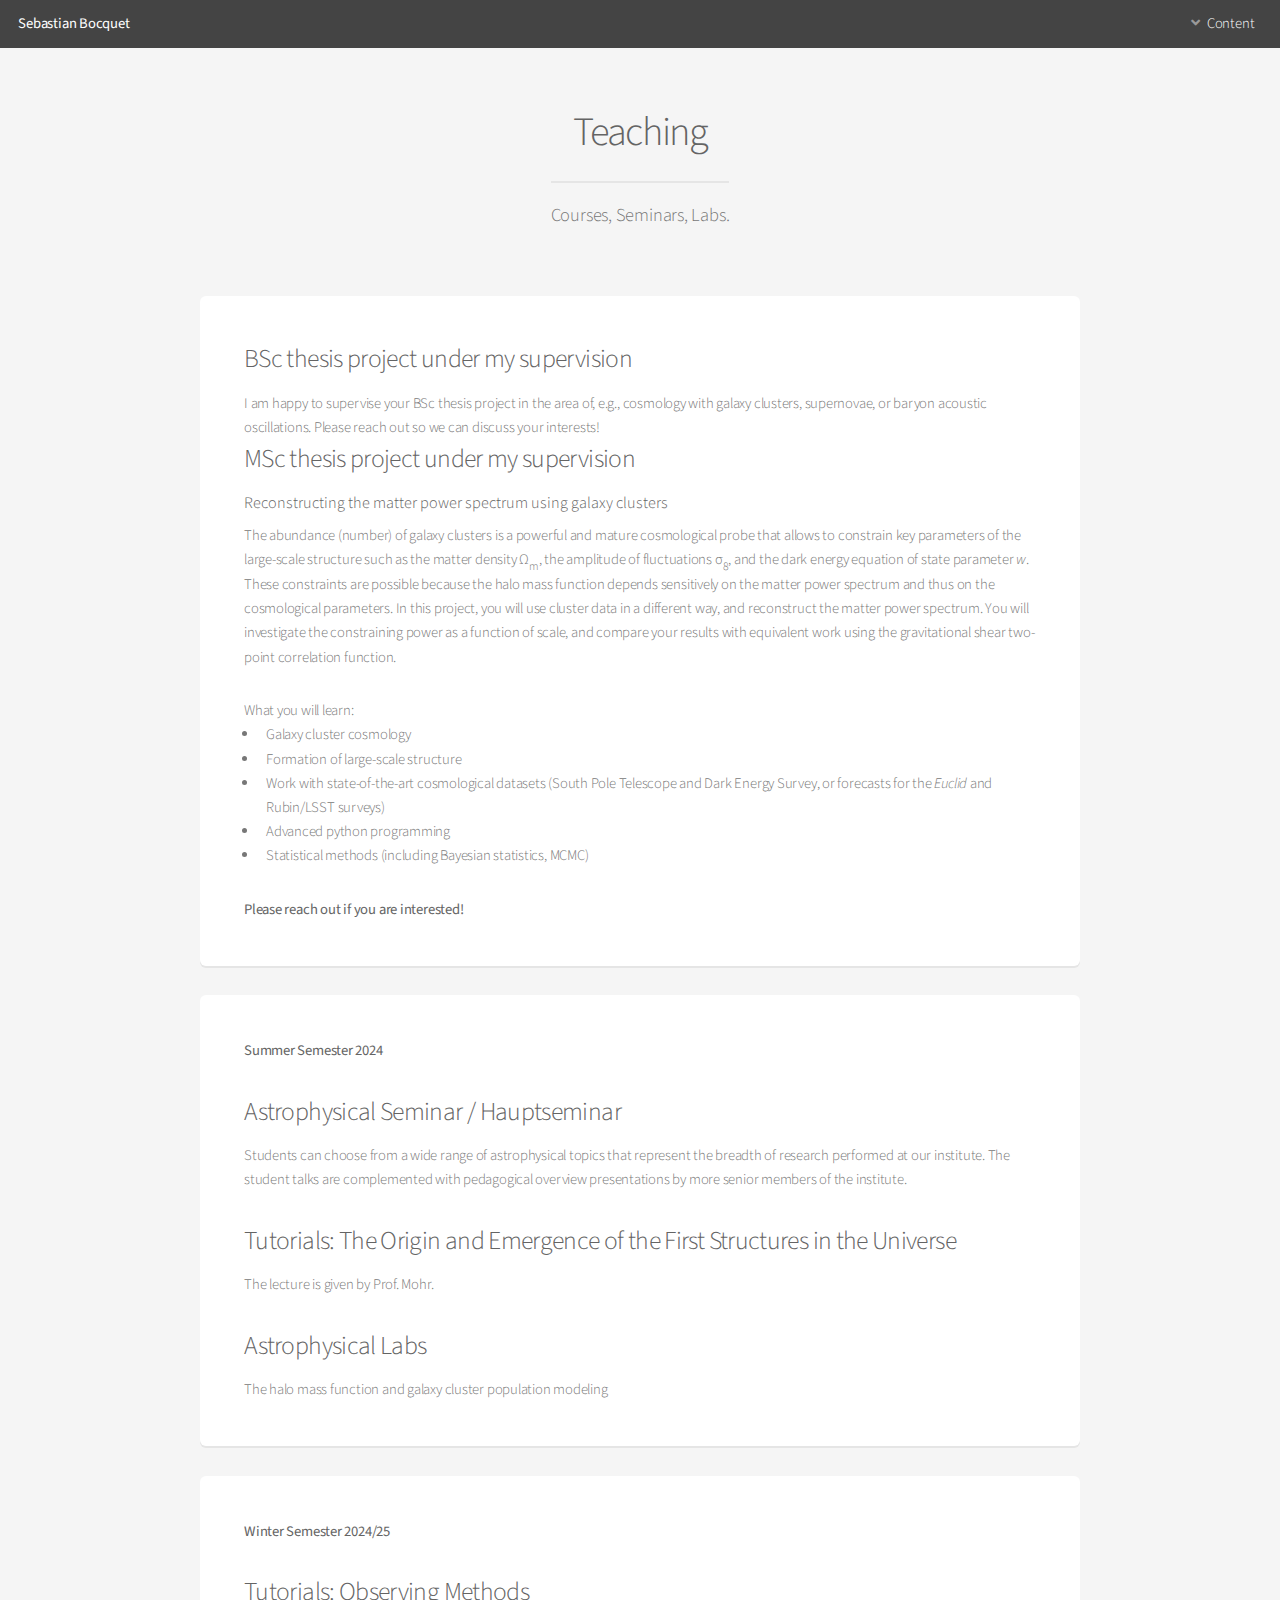
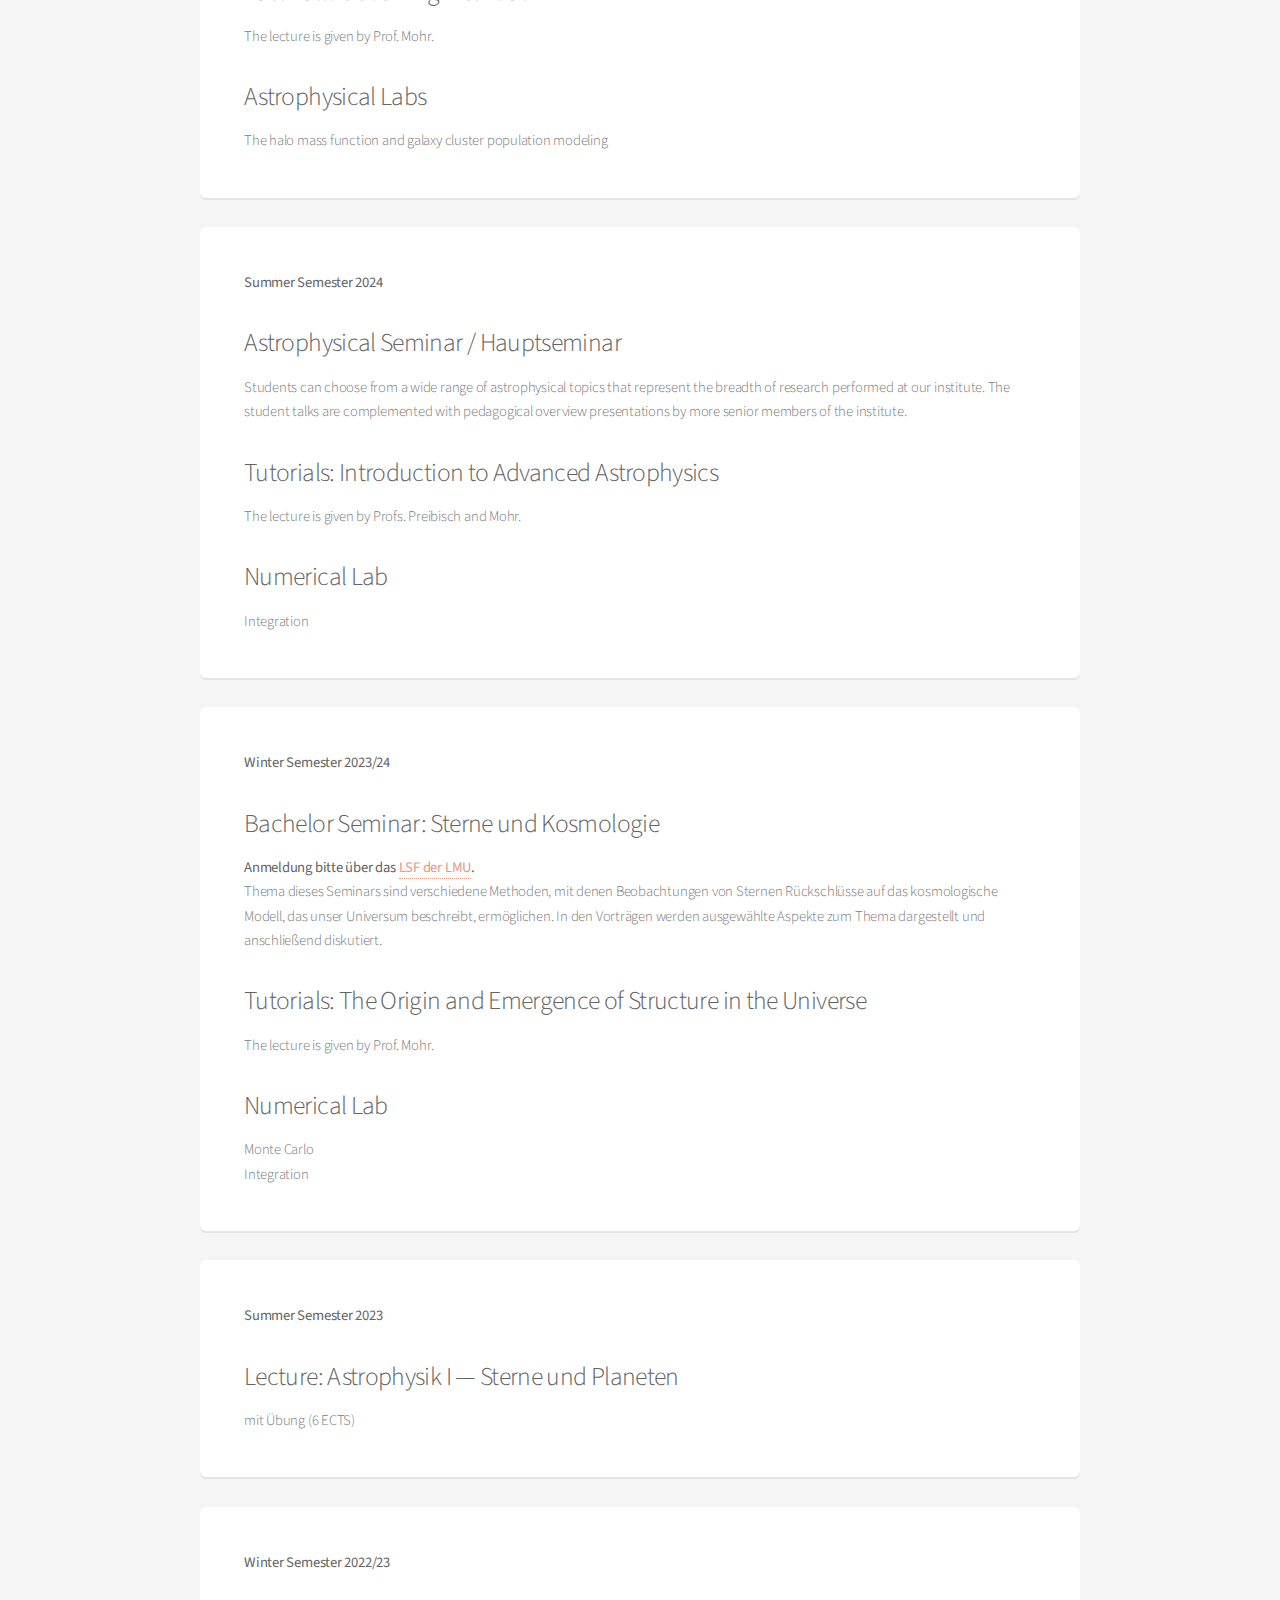
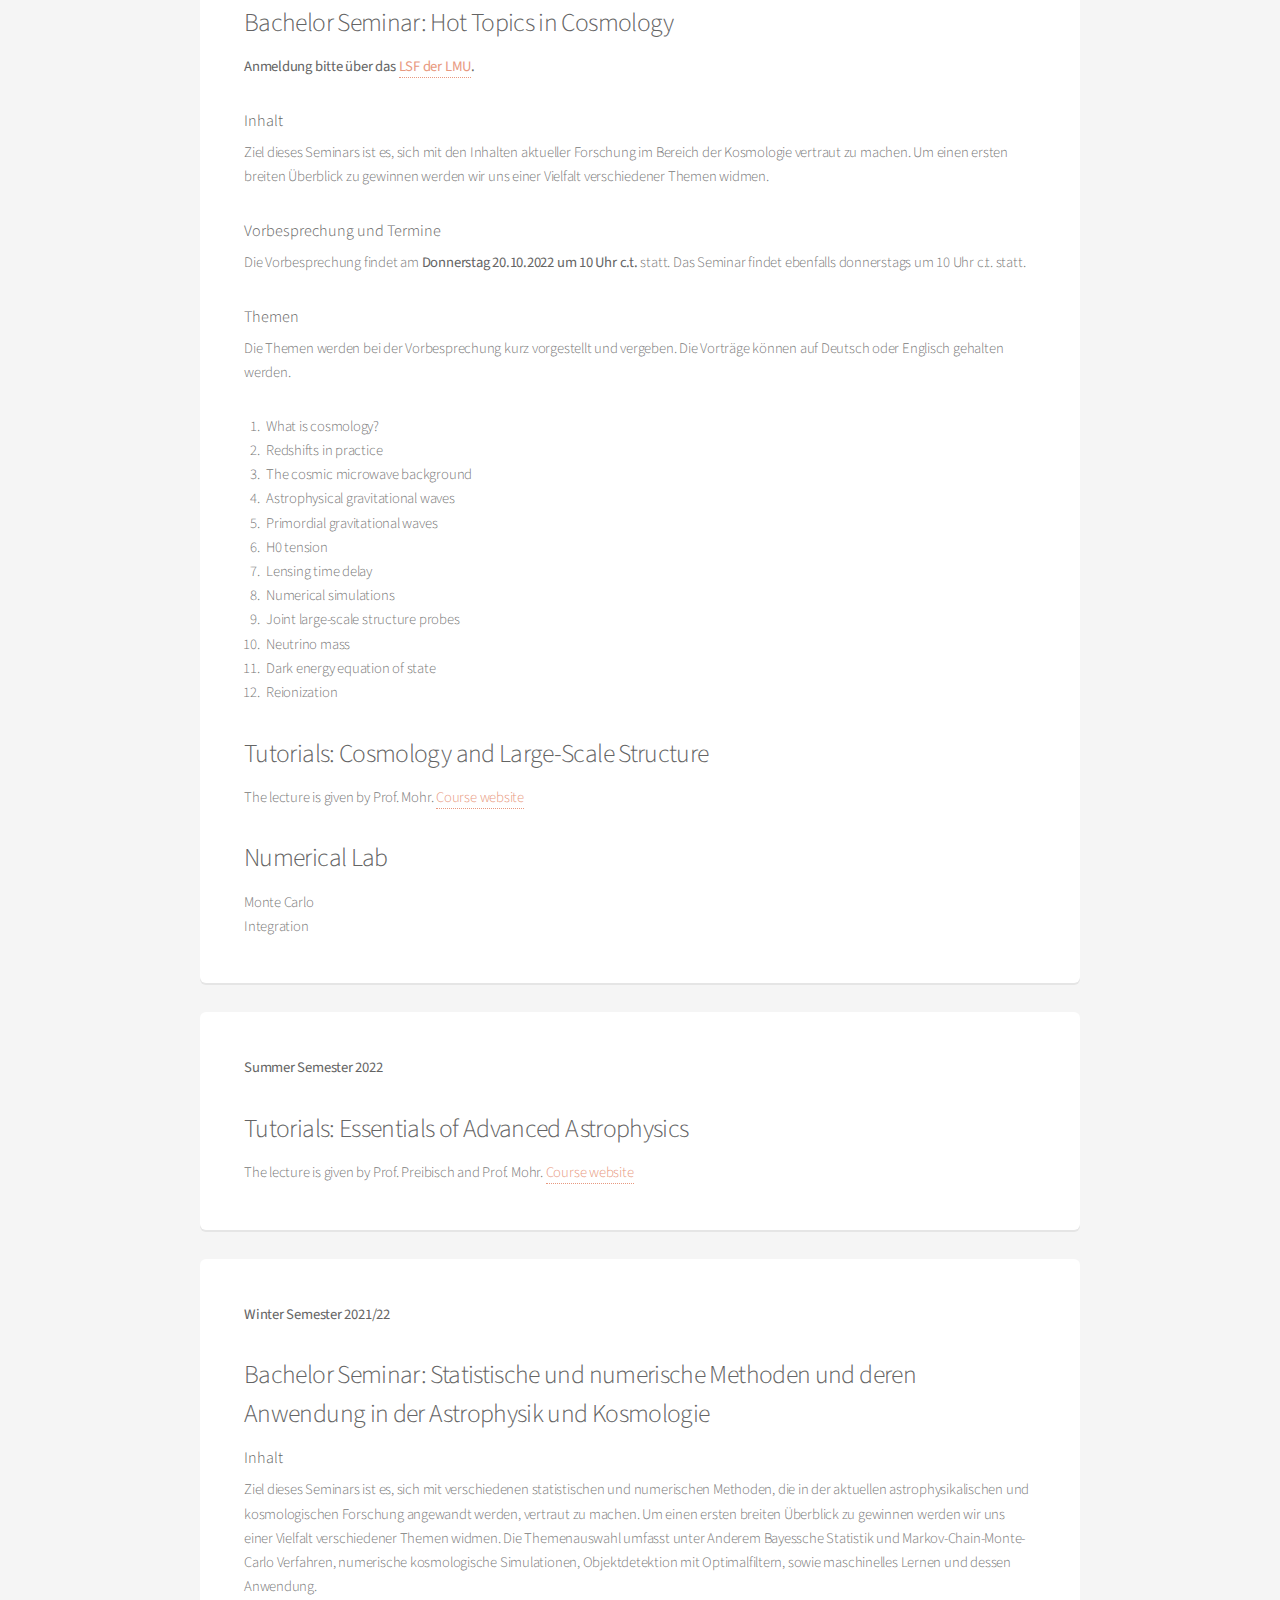
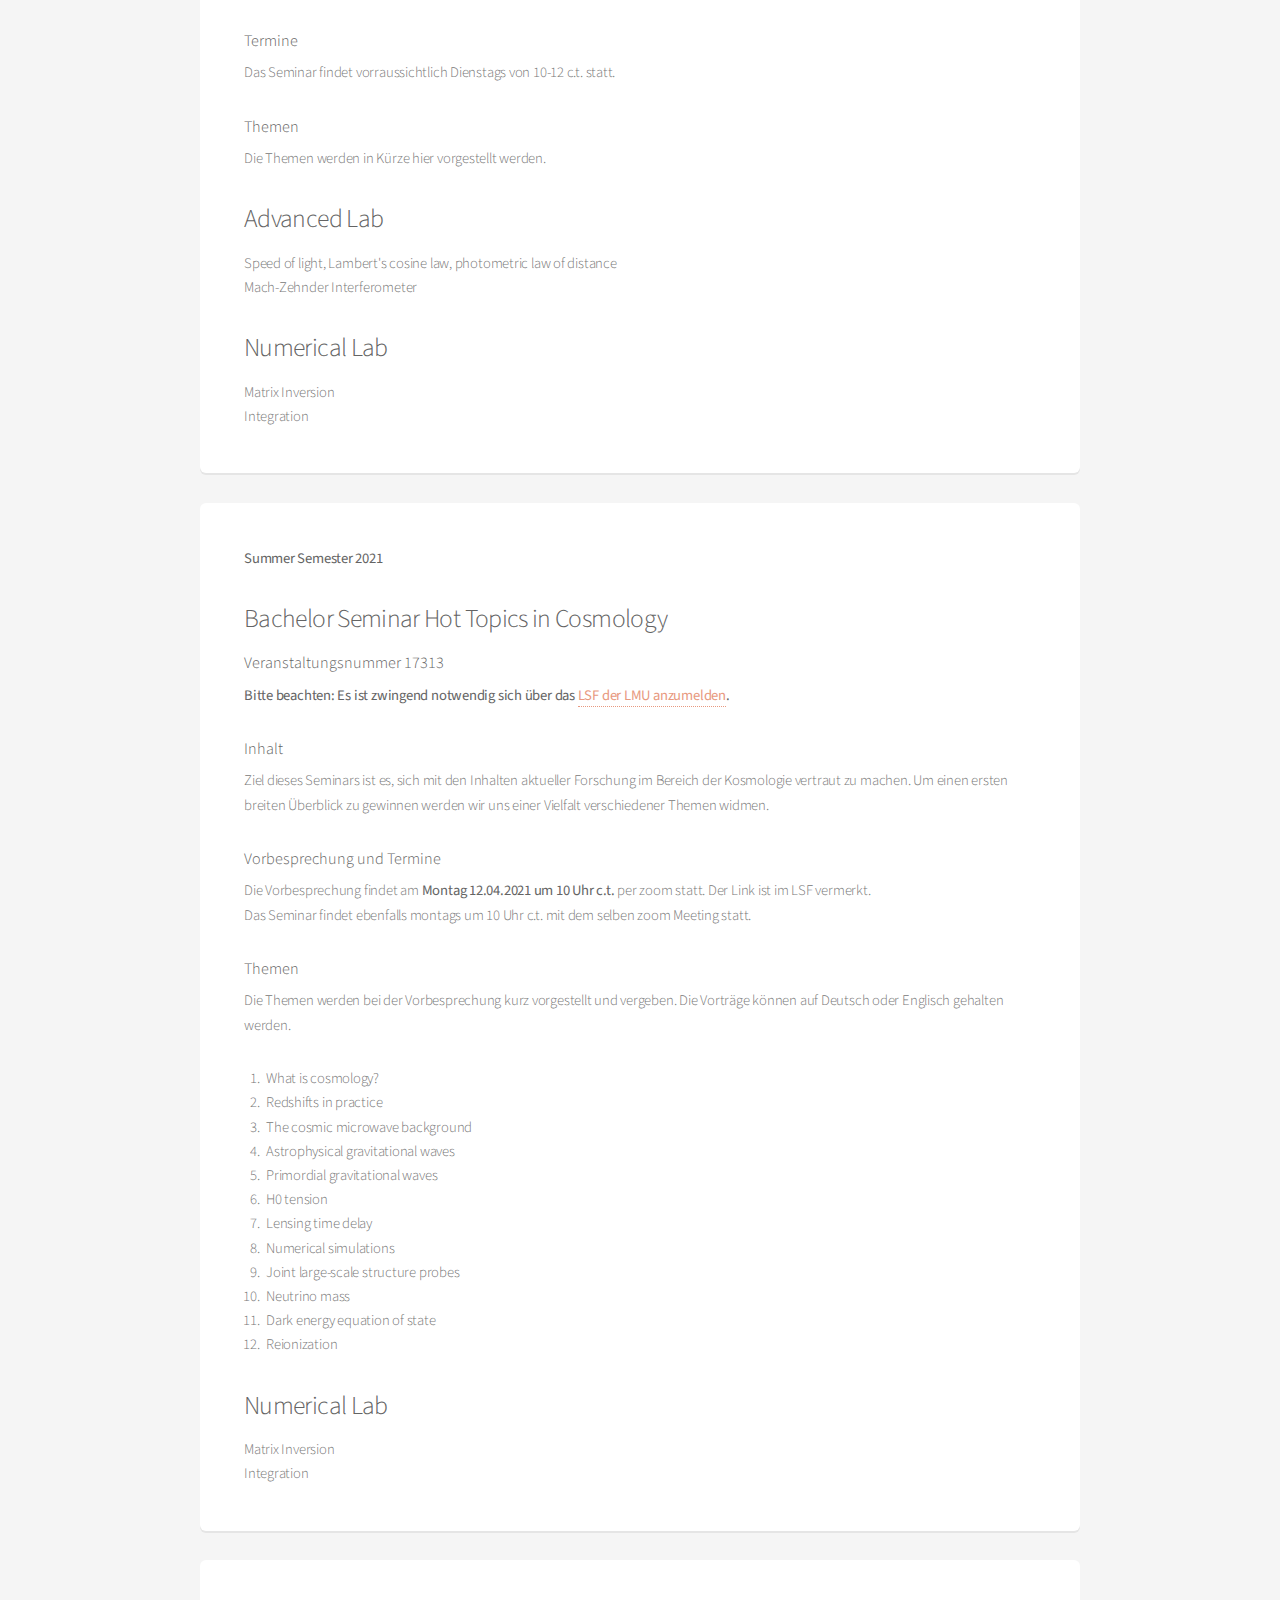
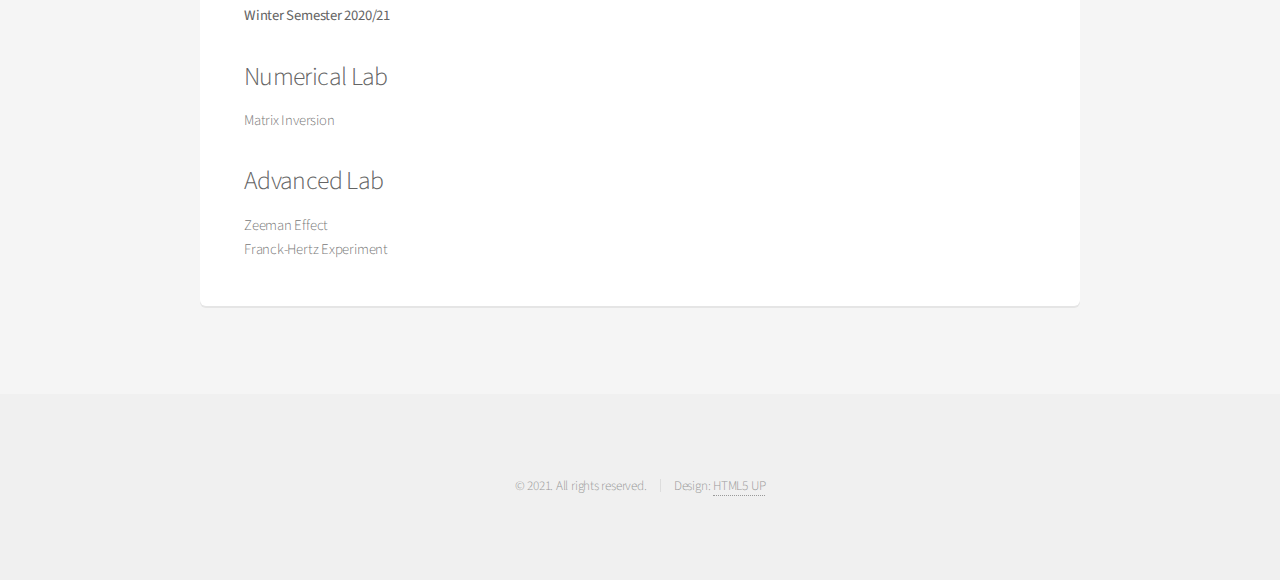
<file: teaching.html>
<!DOCTYPE HTML>
<!--
  Alpha by HTML5 UP
  html5up.net | @ajlkn
  Free for personal and commercial use under the CCA 3.0 license (html5up.net/license)
-->
<html>
  <head>
    <title>Sebastian Bocquet</title>
    <meta charset="utf-8" />
    <meta name="viewport" content="width=device-width, initial-scale=1, user-scalable=no" />
    <link rel="stylesheet" href="assets/css/main.css" />
  </head>
  <body class="is-preload">
    <div id="page-wrapper">

      <!-- Header -->
        <header id="header">
          <h1><a href="index.html">Sebastian Bocquet</a></h1>
          <nav id="nav">
            <ul>
              <li>
                <a href="#" class="icon solid fa-angle-down">Content</a>
                <ul>
                  <li><a href="index.html">Home & CV</a></li>
                  <li><a href="research.html">Research</a></li>
                  <li><a href="pub.html">Publications</a></li>
                  <li><a href="talks_events.html">Talks and Events</a></li>
                  <li><a href="teaching.html">Teaching</a></li>
                  <li><a href="code.html">Code</a></li>
                  <li><a href="other.html">Other</a></li>
                  <!-- <ul>
                    <li><a href="#">Option One</a></li>
                  </ul> -->
                </ul>
              </li>
            </ul>
          </nav>
        </header>

      <!-- Main -->
      <section id="main" class="container">
        <header>
          <h2>Teaching</h2>
          <p>Courses, Seminars, Labs.</p>
        </header>

        <div class="box">
          <h3>BSc thesis project under my supervision</h3>
          I am happy to supervise your BSc thesis project in the area of, e.g., cosmology with galaxy clusters, supernovae, or baryon acoustic oscillations. Please reach out so we can discuss your interests!

          <h3>MSc thesis project under my supervision</h3>
            <h4>Reconstructing the matter power spectrum using galaxy clusters</h4>
            <p>The abundance (number) of galaxy clusters is a powerful and mature cosmological probe that allows to constrain key parameters of the large-scale structure such as the matter density Ω<sub>m</sub>, the amplitude of fluctuations σ<sub>8</sub>, and the dark energy equation of state parameter <i>w</i>. These constraints are possible because the halo mass function depends sensitively on the matter power spectrum and thus on the cosmological parameters. In this project, you will use cluster data in a different way, and reconstruct the matter power spectrum. You will investigate the constraining power as a function of scale, and compare your results with equivalent work using the gravitational shear two-point correlation function.</p>
            What you will learn:
            <ul>
              <li>Galaxy cluster cosmology</li>
              <li>Formation of large-scale structure</li>
              <li>Work with state-of-the-art cosmological datasets (South Pole Telescope and Dark Energy Survey, or forecasts for the <i>Euclid</i> and Rubin/LSST surveys)</li>
              <li>Advanced python programming</li>
              <li>Statistical methods (including Bayesian statistics, MCMC)</li>
            </ul>
            <b>Please reach out if you are interested!</b>
        </div>

        <div class="box">
          <p><b>Summer Semester 2024</b></p>

          <h3>Astrophysical Seminar / Hauptseminar</h3>
          <p>Students can choose from a wide range of astrophysical topics that represent the breadth of research performed at our institute. The student talks are complemented with pedagogical overview presentations by more senior members of the institute.</p>

          <h3>Tutorials: The Origin and Emergence of the First Structures in the Universe</h3>
          <p>The lecture is given by Prof. Mohr.

          <h3>Astrophysical Labs</h3>
          <p>The halo mass function and galaxy cluster population modeling</p>
        </div>

        <div class="box">
          <p><b>Winter Semester 2024/25</b></p>

          <h3>Tutorials: Observing Methods</h3>
          <p>The lecture is given by Prof. Mohr.

          <h3>Astrophysical Labs</h3>
          <p>The halo mass function and galaxy cluster population modeling</p>
        </div>

        <div class="box">
          <p><b>Summer Semester 2024</b></p>

          <h3>Astrophysical Seminar / Hauptseminar</h3>
          <p>Students can choose from a wide range of astrophysical topics that represent the breadth of research performed at our institute. The student talks are complemented with pedagogical overview presentations by more senior members of the institute.</p>

          <h3>Tutorials: Introduction to Advanced Astrophysics</h3>
          <p>The lecture is given by Profs. Preibisch and Mohr.

          <h3>Numerical Lab</h3>
          <p>Integration</p>
        </div>

        <div class="box">
          <p><b>Winter Semester 2023/24</b></p>

          <h3>Bachelor Seminar: Sterne und Kosmologie</h3>
          <p><b>Anmeldung bitte über das <a href="https://lsf.verwaltung.uni-muenchen.de">LSF der LMU</a>.</b><br>
          Thema dieses Seminars sind verschiedene Methoden, mit denen Beobachtungen von Sternen Rückschlüsse auf das kosmologische Modell, das unser Universum beschreibt, ermöglichen. In den Vorträgen werden ausgewählte Aspekte zum Thema dargestellt und anschließend diskutiert.</p>

          <h3>Tutorials: The Origin and Emergence of Structure in the Universe</h3>
          <p>The lecture is given by Prof. Mohr.

          <h3>Numerical Lab</h3>
          <p>
            Monte Carlo<br>
            Integration
          </p>
        </div>

        <div class="box">
          <p><b>Summer Semester 2023</b></p>
          <h3>Lecture: Astrophysik I &mdash; Sterne und Planeten</h3>
          <p>mit Übung (6 ECTS)</p>
        </div>

        <div class="box">
          <p><b>Winter Semester 2022/23</b></p>

          <h3>Bachelor Seminar: Hot Topics in Cosmology</h3>
          <p><b>Anmeldung bitte über das <a href="https://lsf.verwaltung.uni-muenchen.de">LSF der LMU</a>.</b></p>
          <h4>Inhalt</h4>
          <p>Ziel dieses Seminars ist es, sich mit den Inhalten aktueller Forschung
          im Bereich der Kosmologie vertraut zu machen. Um einen ersten breiten
          Überblick zu gewinnen werden wir uns einer Vielfalt verschiedener
          Themen widmen.</p>
          <h4>Vorbesprechung und Termine</h4>
          <p>Die Vorbesprechung findet am <b>Donnerstag 20.10.2022 um 10 Uhr c.t.</b> statt.
             Das Seminar findet ebenfalls donnerstags um 10 Uhr c.t. statt.</p>
          <h4>Themen</h4>
            <p>Die Themen werden bei der Vorbesprechung kurz vorgestellt und vergeben.
              Die Vorträge können auf Deutsch oder Englisch gehalten werden.
            <ol>
              <li>What is cosmology?</li>
              <li>Redshifts in practice</li>
              <li>The cosmic microwave background</li>
              <li>Astrophysical gravitational waves</li>
              <li>Primordial gravitational waves</li>
              <li>H0 tension</li>
              <li>Lensing time delay</li>
              <li>Numerical simulations</li>
              <li>Joint large-scale structure probes</li>
              <li>Neutrino mass</li>
              <li>Dark energy equation of state</li>
              <li>Reionization</li>
            </ol>
          </p>

          <h3>Tutorials: Cosmology and Large-Scale Structure</h3>
          <p>The lecture is given by Prof. Mohr.
          <a href="https://www.usm.uni-muenchen.de/Lehre/Lehrveranstaltungen/CosmoLSS/">Course website</a></p>

          <h3>Numerical Lab</h3>
          <p>
            Monte Carlo<br>
            Integration
          </p>
        </div>

        <div class="box">
          <p><b>Summer Semester 2022</b></p>
          <h3>Tutorials: Essentials of Advanced Astrophysics</h3>
          <p>The lecture is given by Prof. Preibisch and Prof. Mohr.
          <a href="https://www.usm.uni-muenchen.de/Lehre/Lehrveranstaltungen/Essentials/">Course website</a></p>
        </div>

        <div class="box">
          <p><b>Winter Semester 2021/22</b></p>

          <h3>Bachelor Seminar: Statistische und numerische Methoden und deren Anwendung in der Astrophysik und Kosmologie</h3>
          <h4>Inhalt</h4>
          <p>Ziel dieses Seminars ist es, sich mit verschiedenen statistischen
          und numerischen Methoden, die in der aktuellen astrophysikalischen und
          kosmologischen Forschung angewandt werden, vertraut zu machen. Um
          einen ersten breiten Überblick zu gewinnen werden wir uns einer
          Vielfalt verschiedener Themen widmen. Die Themenauswahl umfasst unter
          Anderem Bayessche Statistik und Markov-Chain-Monte-Carlo Verfahren,
          numerische kosmologische Simulationen, Objektdetektion mit
          Optimalfiltern, sowie maschinelles Lernen und dessen Anwendung.</p>
          <h4>Termine</h4>
          <p>Das Seminar findet vorraussichtlich Dienstags von 10-12 c.t. statt.</p>
          <h4>Themen</h4>
          <p>Die Themen werden in Kürze hier vorgestellt werden.</p>

          <h3>Advanced Lab</h3>
          <p>
            Speed of light, Lambert's cosine law, photometric law of distance<br>
            Mach-Zehnder Interferometer
          </p>

          <h3>Numerical Lab</h3>
          <p>
            Matrix Inversion<br>
            Integration
          </p>
        </div>

        <div class="box">
          <p><b>Summer Semester 2021</b></p>

          <h3>Bachelor Seminar Hot Topics in Cosmology</h3>
          <h4>Veranstaltungsnummer 17313</h4>
          <p><b>Bitte beachten: Es ist zwingend notwendig sich über das <a href="https://lsf.verwaltung.uni-muenchen.de">LSF der LMU anzumelden</a>.</b></p>
          <h4>Inhalt</h4>
          <p>Ziel dieses Seminars ist es, sich mit den Inhalten aktueller Forschung
          im Bereich der Kosmologie vertraut zu machen. Um einen ersten breiten
          Überblick zu gewinnen werden wir uns einer Vielfalt verschiedener
          Themen widmen.</p>
          <h4>Vorbesprechung und Termine</h4>
          <p>Die Vorbesprechung findet am <b>Montag 12.04.2021 um 10 Uhr c.t.</b> per zoom statt. Der Link ist im LSF vermerkt.<br>
             Das Seminar findet ebenfalls montags um 10 Uhr c.t. mit dem selben zoom Meeting statt.</p>
          <h4>Themen</h4>
            <p>Die Themen werden bei der Vorbesprechung kurz vorgestellt und vergeben.
              Die Vorträge können auf Deutsch oder Englisch gehalten werden.
            <ol>
              <li>What is cosmology?</li>
              <li>Redshifts in practice</li>
              <li>The cosmic microwave background</li>
              <li>Astrophysical gravitational waves</li>
              <li>Primordial gravitational waves</li>
              <li>H0 tension</li>
              <li>Lensing time delay</li>
              <li>Numerical simulations</li>
              <li>Joint large-scale structure probes</li>
              <li>Neutrino mass</li>
              <li>Dark energy equation of state</li>
              <li>Reionization</li>
            </ol>
          </p>

          <h3>Numerical Lab</h3>
          <p>
            Matrix Inversion<br>
            Integration
          </p>
        </div>

        <div class="box">
          <p><b>Winter Semester 2020/21</b></p>
          <h3>Numerical Lab</h3>
          <p>
            Matrix Inversion
          </p>

          <h3>Advanced Lab</h3>
          <p>
            Zeeman Effect<br>
            Franck-Hertz Experiment
          </p>
        </div>
      </section>




      <!-- Footer -->
        <footer id="footer">
          <ul class="copyright">
            <li>&copy; 2021. All rights reserved.</li><li>Design: <a href="http://html5up.net">HTML5 UP</a></li>
          </ul>
        </footer>

    </div>

    <!-- Scripts -->
      <script src="assets/js/jquery.min.js"></script>
      <script src="assets/js/jquery.dropotron.min.js"></script>
      <script src="assets/js/jquery.scrollex.min.js"></script>
      <script src="assets/js/browser.min.js"></script>
      <script src="assets/js/breakpoints.min.js"></script>
      <script src="assets/js/util.js"></script>
      <script src="assets/js/main.js"></script>

  </body>
</html>
</file>
<file: assets/css/main.css>
@import url("fontawesome-all.min.css");
@import url("https://fonts.googleapis.com/css?family=Source+Sans+Pro:300,400,300italic,400italic");

/*
	Alpha by HTML5 UP
	html5up.net | @ajlkn
	Free for personal and commercial use under the CCA 3.0 license (html5up.net/license)
*/

/* Reset */

/* Based on meyerweb.com/eric/tools/css/reset (v2.0 | 20110126 | License: public domain) */

	html, body, div, span, applet, object,
	iframe, h1, h2, h3, h4, h5, h6, p, blockquote,
	pre, a, abbr, acronym, address, big, cite,
	code, del, dfn, em, img, ins, kbd, q, s, samp,
	small, strike, strong, sub, sup, tt, var, b,
	u, i, center, dl, dt, dd, ol, ul, li, fieldset,
	form, label, legend, table, caption, tbody,
	tfoot, thead, tr, th, td, article, aside,
	canvas, details, embed, figure, figcaption,
	footer, header, hgroup, menu, nav, output, ruby,
	section, summary, time, mark, audio, video {
		margin: 0;
		padding: 0;
		border: 0;
		font-size: 100%;
		font: inherit;
		vertical-align: baseline;
	}

	article, aside, details, figcaption, figure,
	footer, header, hgroup, menu, nav, section {
		display: block;
	}

	body {
		line-height: 1;
	}

	ol, ul {
		list-style: none;
	}

	blockquote, q {
		quotes: none;
	}

		blockquote:before, blockquote:after, q:before, q:after {
			content: '';
			content: none;
		}

	table {
		border-collapse: collapse;
		border-spacing: 0;
	}

	body {
		-webkit-text-size-adjust: none;
	}

	mark {
		background-color: transparent;
		color: inherit;
	}

	input::-moz-focus-inner {
		border: 0;
		padding: 0;
	}

	input, select, textarea {
		-moz-appearance: none;
		-webkit-appearance: none;
		-ms-appearance: none;
		appearance: none;
	}

/* Basic */

	@-ms-viewport {
		width: device-width;
	}

	body {
		-ms-overflow-style: scrollbar;
	}

	@media screen and (max-width: 480px) {

		html, body {
			min-width: 320px;
		}

	}

	html {
		box-sizing: border-box;
	}

	*, *:before, *:after {
		box-sizing: inherit;
	}

	body {
		background: #f5f5f5;
	}

	body, input, select, textarea {
		color: #777;
		font-family: "Source Sans Pro", sans-serif;
		font-size: 16pt;
		font-weight: 300;
		line-height: 1.65em;
		letter-spacing: -0.015em;
	}

	a {
		-moz-transition: color 0.2s ease-in-out, border-bottom-color 0.2s ease-in-out;
		-webkit-transition: color 0.2s ease-in-out, border-bottom-color 0.2s ease-in-out;
		-ms-transition: color 0.2s ease-in-out, border-bottom-color 0.2s ease-in-out;
		transition: color 0.2s ease-in-out, border-bottom-color 0.2s ease-in-out;
		border-bottom: dotted 1px;
		color: #e89980;
		text-decoration: none;
	}

		a:hover {
			border-bottom-color: transparent;
		}

	strong, b {
		color: #646464;
		font-weight: 400;
	}

	em, i {
		font-style: italic;
	}

	p {
		margin: 0 0 2em 0;
	}

	h1, h2, h3, h4, h5, h6 {
		color: #646464;
		font-weight: 300;
		line-height: 1em;
		margin: 0 0 0.5em 0;
	}

		h1 a, h2 a, h3 a, h4 a, h5 a, h6 a {
			color: inherit;
			text-decoration: none;
		}

	h2 {
		font-size: 2.25em;
		line-height: 1.5em;
		letter-spacing: -0.035em;
	}

	h3 {
		font-size: 1.75em;
		line-height: 1.5em;
		letter-spacing: -0.025em;
	}

	h4 {
		font-size: 1.1em;
		line-height: 1.5em;
		letter-spacing: 0;
	}

	h5 {
		font-size: 0.9em;
		line-height: 1.5em;
		letter-spacing: 0;
	}

	h6 {
		font-size: 0.7em;
		line-height: 1.5em;
		letter-spacing: 0;
	}

	sub {
		font-size: 0.8em;
		position: relative;
		top: 0.5em;
	}

	sup {
		font-size: 0.8em;
		position: relative;
		top: -0.5em;
	}

	hr {
		border: 0;
		border-bottom: solid 2px #e5e5e5;
		margin: 2em 0;
	}

		hr.major {
			margin: 3em 0;
		}

	blockquote {
		border-left: solid 4px #e5e5e5;
		font-style: italic;
		margin: 0 0 2em 0;
		padding: 0.5em 0 0.5em 2em;
	}

	pre {
		-webkit-overflow-scrolling: touch;
		background: #f8f8f8;
		border-radius: 6px;
		border: solid 1px #e5e5e5;
		font-family: monospace;
		font-size: 0.9em;
		line-height: 1.75em;
		margin: 0 0 2em 0;
		overflow-x: auto;
		padding: 1em 1.5em;
	}

	code {
		background: #f8f8f8;
		border-radius: 6px;
		border: solid 1px #e5e5e5;
		font-family: monospace;
		font-size: 0.9em;
		margin: 0 0.25em;
		padding: 0.25em 0.65em;
	}

	.align-left {
		text-align: left;
	}

	.align-center {
		text-align: center;
	}

	.align-right {
		text-align: right;
	}

/* Row */

	.row {
		display: flex;
		flex-wrap: wrap;
		box-sizing: border-box;
		align-items: stretch;
	}

		.row > * {
			box-sizing: border-box;
		}

		.row.gtr-uniform > * > :last-child {
			margin-bottom: 0;
		}

		.row.aln-left {
			justify-content: flex-start;
		}

		.row.aln-center {
			justify-content: center;
		}

		.row.aln-right {
			justify-content: flex-end;
		}

		.row.aln-top {
			align-items: flex-start;
		}

		.row.aln-middle {
			align-items: center;
		}

		.row.aln-bottom {
			align-items: flex-end;
		}

		.row > .imp {
			order: -1;
		}

		.row > .col-1 {
			width: 8.33333%;
		}

		.row > .off-1 {
			margin-left: 8.33333%;
		}

		.row > .col-2 {
			width: 16.66667%;
		}

		.row > .off-2 {
			margin-left: 16.66667%;
		}

		.row > .col-3 {
			width: 25%;
		}

		.row > .off-3 {
			margin-left: 25%;
		}

		.row > .col-4 {
			width: 33.33333%;
		}

		.row > .off-4 {
			margin-left: 33.33333%;
		}

		.row > .col-5 {
			width: 41.66667%;
		}

		.row > .off-5 {
			margin-left: 41.66667%;
		}

		.row > .col-6 {
			width: 50%;
		}

		.row > .off-6 {
			margin-left: 50%;
		}

		.row > .col-7 {
			width: 58.33333%;
		}

		.row > .off-7 {
			margin-left: 58.33333%;
		}

		.row > .col-8 {
			width: 66.66667%;
		}

		.row > .off-8 {
			margin-left: 66.66667%;
		}

		.row > .col-9 {
			width: 75%;
		}

		.row > .off-9 {
			margin-left: 75%;
		}

		.row > .col-10 {
			width: 83.33333%;
		}

		.row > .off-10 {
			margin-left: 83.33333%;
		}

		.row > .col-11 {
			width: 91.66667%;
		}

		.row > .off-11 {
			margin-left: 91.66667%;
		}

		.row > .col-12 {
			width: 100%;
		}

		.row > .off-12 {
			margin-left: 100%;
		}

		.row.gtr-0 {
			margin-top: 0;
			margin-left: 0em;
		}

			.row.gtr-0 > * {
				padding: 0 0 0 0em;
			}

			.row.gtr-0.gtr-uniform {
				margin-top: 0em;
			}

				.row.gtr-0.gtr-uniform > * {
					padding-top: 0em;
				}

		.row.gtr-25 {
			margin-top: 0;
			margin-left: -0.5em;
		}

			.row.gtr-25 > * {
				padding: 0 0 0 0.5em;
			}

			.row.gtr-25.gtr-uniform {
				margin-top: -0.5em;
			}

				.row.gtr-25.gtr-uniform > * {
					padding-top: 0.5em;
				}

		.row.gtr-50 {
			margin-top: 0;
			margin-left: -1em;
		}

			.row.gtr-50 > * {
				padding: 0 0 0 1em;
			}

			.row.gtr-50.gtr-uniform {
				margin-top: -1em;
			}

				.row.gtr-50.gtr-uniform > * {
					padding-top: 1em;
				}

		.row {
			margin-top: 0;
			margin-left: -2em;
		}

			.row > * {
				padding: 0 0 0 2em;
			}

			.row.gtr-uniform {
				margin-top: -2em;
			}

				.row.gtr-uniform > * {
					padding-top: 2em;
				}

		.row.gtr-150 {
			margin-top: 0;
			margin-left: -3em;
		}

			.row.gtr-150 > * {
				padding: 0 0 0 3em;
			}

			.row.gtr-150.gtr-uniform {
				margin-top: -3em;
			}

				.row.gtr-150.gtr-uniform > * {
					padding-top: 3em;
				}

		.row.gtr-200 {
			margin-top: 0;
			margin-left: -4em;
		}

			.row.gtr-200 > * {
				padding: 0 0 0 4em;
			}

			.row.gtr-200.gtr-uniform {
				margin-top: -4em;
			}

				.row.gtr-200.gtr-uniform > * {
					padding-top: 4em;
				}

		@media screen and (max-width: 1680px) {

			.row {
				display: flex;
				flex-wrap: wrap;
				box-sizing: border-box;
				align-items: stretch;
			}

				.row > * {
					box-sizing: border-box;
				}

				.row.gtr-uniform > * > :last-child {
					margin-bottom: 0;
				}

				.row.aln-left {
					justify-content: flex-start;
				}

				.row.aln-center {
					justify-content: center;
				}

				.row.aln-right {
					justify-content: flex-end;
				}

				.row.aln-top {
					align-items: flex-start;
				}

				.row.aln-middle {
					align-items: center;
				}

				.row.aln-bottom {
					align-items: flex-end;
				}

				.row > .imp-wide {
					order: -1;
				}

				.row > .col-1-wide {
					width: 8.33333%;
				}

				.row > .off-1-wide {
					margin-left: 8.33333%;
				}

				.row > .col-2-wide {
					width: 16.66667%;
				}

				.row > .off-2-wide {
					margin-left: 16.66667%;
				}

				.row > .col-3-wide {
					width: 25%;
				}

				.row > .off-3-wide {
					margin-left: 25%;
				}

				.row > .col-4-wide {
					width: 33.33333%;
				}

				.row > .off-4-wide {
					margin-left: 33.33333%;
				}

				.row > .col-5-wide {
					width: 41.66667%;
				}

				.row > .off-5-wide {
					margin-left: 41.66667%;
				}

				.row > .col-6-wide {
					width: 50%;
				}

				.row > .off-6-wide {
					margin-left: 50%;
				}

				.row > .col-7-wide {
					width: 58.33333%;
				}

				.row > .off-7-wide {
					margin-left: 58.33333%;
				}

				.row > .col-8-wide {
					width: 66.66667%;
				}

				.row > .off-8-wide {
					margin-left: 66.66667%;
				}

				.row > .col-9-wide {
					width: 75%;
				}

				.row > .off-9-wide {
					margin-left: 75%;
				}

				.row > .col-10-wide {
					width: 83.33333%;
				}

				.row > .off-10-wide {
					margin-left: 83.33333%;
				}

				.row > .col-11-wide {
					width: 91.66667%;
				}

				.row > .off-11-wide {
					margin-left: 91.66667%;
				}

				.row > .col-12-wide {
					width: 100%;
				}

				.row > .off-12-wide {
					margin-left: 100%;
				}

				.row.gtr-0 {
					margin-top: 0;
					margin-left: 0em;
				}

					.row.gtr-0 > * {
						padding: 0 0 0 0em;
					}

					.row.gtr-0.gtr-uniform {
						margin-top: 0em;
					}

						.row.gtr-0.gtr-uniform > * {
							padding-top: 0em;
						}

				.row.gtr-25 {
					margin-top: 0;
					margin-left: -0.5em;
				}

					.row.gtr-25 > * {
						padding: 0 0 0 0.5em;
					}

					.row.gtr-25.gtr-uniform {
						margin-top: -0.5em;
					}

						.row.gtr-25.gtr-uniform > * {
							padding-top: 0.5em;
						}

				.row.gtr-50 {
					margin-top: 0;
					margin-left: -1em;
				}

					.row.gtr-50 > * {
						padding: 0 0 0 1em;
					}

					.row.gtr-50.gtr-uniform {
						margin-top: -1em;
					}

						.row.gtr-50.gtr-uniform > * {
							padding-top: 1em;
						}

				.row {
					margin-top: 0;
					margin-left: -2em;
				}

					.row > * {
						padding: 0 0 0 2em;
					}

					.row.gtr-uniform {
						margin-top: -2em;
					}

						.row.gtr-uniform > * {
							padding-top: 2em;
						}

				.row.gtr-150 {
					margin-top: 0;
					margin-left: -3em;
				}

					.row.gtr-150 > * {
						padding: 0 0 0 3em;
					}

					.row.gtr-150.gtr-uniform {
						margin-top: -3em;
					}

						.row.gtr-150.gtr-uniform > * {
							padding-top: 3em;
						}

				.row.gtr-200 {
					margin-top: 0;
					margin-left: -4em;
				}

					.row.gtr-200 > * {
						padding: 0 0 0 4em;
					}

					.row.gtr-200.gtr-uniform {
						margin-top: -4em;
					}

						.row.gtr-200.gtr-uniform > * {
							padding-top: 4em;
						}

		}

		@media screen and (max-width: 1280px) {

			.row {
				display: flex;
				flex-wrap: wrap;
				box-sizing: border-box;
				align-items: stretch;
			}

				.row > * {
					box-sizing: border-box;
				}

				.row.gtr-uniform > * > :last-child {
					margin-bottom: 0;
				}

				.row.aln-left {
					justify-content: flex-start;
				}

				.row.aln-center {
					justify-content: center;
				}

				.row.aln-right {
					justify-content: flex-end;
				}

				.row.aln-top {
					align-items: flex-start;
				}

				.row.aln-middle {
					align-items: center;
				}

				.row.aln-bottom {
					align-items: flex-end;
				}

				.row > .imp-normal {
					order: -1;
				}

				.row > .col-1-normal {
					width: 8.33333%;
				}

				.row > .off-1-normal {
					margin-left: 8.33333%;
				}

				.row > .col-2-normal {
					width: 16.66667%;
				}

				.row > .off-2-normal {
					margin-left: 16.66667%;
				}

				.row > .col-3-normal {
					width: 25%;
				}

				.row > .off-3-normal {
					margin-left: 25%;
				}

				.row > .col-4-normal {
					width: 33.33333%;
				}

				.row > .off-4-normal {
					margin-left: 33.33333%;
				}

				.row > .col-5-normal {
					width: 41.66667%;
				}

				.row > .off-5-normal {
					margin-left: 41.66667%;
				}

				.row > .col-6-normal {
					width: 50%;
				}

				.row > .off-6-normal {
					margin-left: 50%;
				}

				.row > .col-7-normal {
					width: 58.33333%;
				}

				.row > .off-7-normal {
					margin-left: 58.33333%;
				}

				.row > .col-8-normal {
					width: 66.66667%;
				}

				.row > .off-8-normal {
					margin-left: 66.66667%;
				}

				.row > .col-9-normal {
					width: 75%;
				}

				.row > .off-9-normal {
					margin-left: 75%;
				}

				.row > .col-10-normal {
					width: 83.33333%;
				}

				.row > .off-10-normal {
					margin-left: 83.33333%;
				}

				.row > .col-11-normal {
					width: 91.66667%;
				}

				.row > .off-11-normal {
					margin-left: 91.66667%;
				}

				.row > .col-12-normal {
					width: 100%;
				}

				.row > .off-12-normal {
					margin-left: 100%;
				}

				.row.gtr-0 {
					margin-top: 0;
					margin-left: 0em;
				}

					.row.gtr-0 > * {
						padding: 0 0 0 0em;
					}

					.row.gtr-0.gtr-uniform {
						margin-top: 0em;
					}

						.row.gtr-0.gtr-uniform > * {
							padding-top: 0em;
						}

				.row.gtr-25 {
					margin-top: 0;
					margin-left: -0.5em;
				}

					.row.gtr-25 > * {
						padding: 0 0 0 0.5em;
					}

					.row.gtr-25.gtr-uniform {
						margin-top: -0.5em;
					}

						.row.gtr-25.gtr-uniform > * {
							padding-top: 0.5em;
						}

				.row.gtr-50 {
					margin-top: 0;
					margin-left: -1em;
				}

					.row.gtr-50 > * {
						padding: 0 0 0 1em;
					}

					.row.gtr-50.gtr-uniform {
						margin-top: -1em;
					}

						.row.gtr-50.gtr-uniform > * {
							padding-top: 1em;
						}

				.row {
					margin-top: 0;
					margin-left: -2em;
				}

					.row > * {
						padding: 0 0 0 2em;
					}

					.row.gtr-uniform {
						margin-top: -2em;
					}

						.row.gtr-uniform > * {
							padding-top: 2em;
						}

				.row.gtr-150 {
					margin-top: 0;
					margin-left: -3em;
				}

					.row.gtr-150 > * {
						padding: 0 0 0 3em;
					}

					.row.gtr-150.gtr-uniform {
						margin-top: -3em;
					}

						.row.gtr-150.gtr-uniform > * {
							padding-top: 3em;
						}

				.row.gtr-200 {
					margin-top: 0;
					margin-left: -4em;
				}

					.row.gtr-200 > * {
						padding: 0 0 0 4em;
					}

					.row.gtr-200.gtr-uniform {
						margin-top: -4em;
					}

						.row.gtr-200.gtr-uniform > * {
							padding-top: 4em;
						}

		}

		@media screen and (max-width: 980px) {

			.row {
				display: flex;
				flex-wrap: wrap;
				box-sizing: border-box;
				align-items: stretch;
			}

				.row > * {
					box-sizing: border-box;
				}

				.row.gtr-uniform > * > :last-child {
					margin-bottom: 0;
				}

				.row.aln-left {
					justify-content: flex-start;
				}

				.row.aln-center {
					justify-content: center;
				}

				.row.aln-right {
					justify-content: flex-end;
				}

				.row.aln-top {
					align-items: flex-start;
				}

				.row.aln-middle {
					align-items: center;
				}

				.row.aln-bottom {
					align-items: flex-end;
				}

				.row > .imp-narrow {
					order: -1;
				}

				.row > .col-1-narrow {
					width: 8.33333%;
				}

				.row > .off-1-narrow {
					margin-left: 8.33333%;
				}

				.row > .col-2-narrow {
					width: 16.66667%;
				}

				.row > .off-2-narrow {
					margin-left: 16.66667%;
				}

				.row > .col-3-narrow {
					width: 25%;
				}

				.row > .off-3-narrow {
					margin-left: 25%;
				}

				.row > .col-4-narrow {
					width: 33.33333%;
				}

				.row > .off-4-narrow {
					margin-left: 33.33333%;
				}

				.row > .col-5-narrow {
					width: 41.66667%;
				}

				.row > .off-5-narrow {
					margin-left: 41.66667%;
				}

				.row > .col-6-narrow {
					width: 50%;
				}

				.row > .off-6-narrow {
					margin-left: 50%;
				}

				.row > .col-7-narrow {
					width: 58.33333%;
				}

				.row > .off-7-narrow {
					margin-left: 58.33333%;
				}

				.row > .col-8-narrow {
					width: 66.66667%;
				}

				.row > .off-8-narrow {
					margin-left: 66.66667%;
				}

				.row > .col-9-narrow {
					width: 75%;
				}

				.row > .off-9-narrow {
					margin-left: 75%;
				}

				.row > .col-10-narrow {
					width: 83.33333%;
				}

				.row > .off-10-narrow {
					margin-left: 83.33333%;
				}

				.row > .col-11-narrow {
					width: 91.66667%;
				}

				.row > .off-11-narrow {
					margin-left: 91.66667%;
				}

				.row > .col-12-narrow {
					width: 100%;
				}

				.row > .off-12-narrow {
					margin-left: 100%;
				}

				.row.gtr-0 {
					margin-top: 0;
					margin-left: 0em;
				}

					.row.gtr-0 > * {
						padding: 0 0 0 0em;
					}

					.row.gtr-0.gtr-uniform {
						margin-top: 0em;
					}

						.row.gtr-0.gtr-uniform > * {
							padding-top: 0em;
						}

				.row.gtr-25 {
					margin-top: 0;
					margin-left: -0.5em;
				}

					.row.gtr-25 > * {
						padding: 0 0 0 0.5em;
					}

					.row.gtr-25.gtr-uniform {
						margin-top: -0.5em;
					}

						.row.gtr-25.gtr-uniform > * {
							padding-top: 0.5em;
						}

				.row.gtr-50 {
					margin-top: 0;
					margin-left: -1em;
				}

					.row.gtr-50 > * {
						padding: 0 0 0 1em;
					}

					.row.gtr-50.gtr-uniform {
						margin-top: -1em;
					}

						.row.gtr-50.gtr-uniform > * {
							padding-top: 1em;
						}

				.row {
					margin-top: 0;
					margin-left: -2em;
				}

					.row > * {
						padding: 0 0 0 2em;
					}

					.row.gtr-uniform {
						margin-top: -2em;
					}

						.row.gtr-uniform > * {
							padding-top: 2em;
						}

				.row.gtr-150 {
					margin-top: 0;
					margin-left: -3em;
				}

					.row.gtr-150 > * {
						padding: 0 0 0 3em;
					}

					.row.gtr-150.gtr-uniform {
						margin-top: -3em;
					}

						.row.gtr-150.gtr-uniform > * {
							padding-top: 3em;
						}

				.row.gtr-200 {
					margin-top: 0;
					margin-left: -4em;
				}

					.row.gtr-200 > * {
						padding: 0 0 0 4em;
					}

					.row.gtr-200.gtr-uniform {
						margin-top: -4em;
					}

						.row.gtr-200.gtr-uniform > * {
							padding-top: 4em;
						}

		}

		@media screen and (max-width: 840px) {

			.row {
				display: flex;
				flex-wrap: wrap;
				box-sizing: border-box;
				align-items: stretch;
			}

				.row > * {
					box-sizing: border-box;
				}

				.row.gtr-uniform > * > :last-child {
					margin-bottom: 0;
				}

				.row.aln-left {
					justify-content: flex-start;
				}

				.row.aln-center {
					justify-content: center;
				}

				.row.aln-right {
					justify-content: flex-end;
				}

				.row.aln-top {
					align-items: flex-start;
				}

				.row.aln-middle {
					align-items: center;
				}

				.row.aln-bottom {
					align-items: flex-end;
				}

				.row > .imp-narrower {
					order: -1;
				}

				.row > .col-1-narrower {
					width: 8.33333%;
				}

				.row > .off-1-narrower {
					margin-left: 8.33333%;
				}

				.row > .col-2-narrower {
					width: 16.66667%;
				}

				.row > .off-2-narrower {
					margin-left: 16.66667%;
				}

				.row > .col-3-narrower {
					width: 25%;
				}

				.row > .off-3-narrower {
					margin-left: 25%;
				}

				.row > .col-4-narrower {
					width: 33.33333%;
				}

				.row > .off-4-narrower {
					margin-left: 33.33333%;
				}

				.row > .col-5-narrower {
					width: 41.66667%;
				}

				.row > .off-5-narrower {
					margin-left: 41.66667%;
				}

				.row > .col-6-narrower {
					width: 50%;
				}

				.row > .off-6-narrower {
					margin-left: 50%;
				}

				.row > .col-7-narrower {
					width: 58.33333%;
				}

				.row > .off-7-narrower {
					margin-left: 58.33333%;
				}

				.row > .col-8-narrower {
					width: 66.66667%;
				}

				.row > .off-8-narrower {
					margin-left: 66.66667%;
				}

				.row > .col-9-narrower {
					width: 75%;
				}

				.row > .off-9-narrower {
					margin-left: 75%;
				}

				.row > .col-10-narrower {
					width: 83.33333%;
				}

				.row > .off-10-narrower {
					margin-left: 83.33333%;
				}

				.row > .col-11-narrower {
					width: 91.66667%;
				}

				.row > .off-11-narrower {
					margin-left: 91.66667%;
				}

				.row > .col-12-narrower {
					width: 100%;
				}

				.row > .off-12-narrower {
					margin-left: 100%;
				}

				.row.gtr-0 {
					margin-top: 0;
					margin-left: 0em;
				}

					.row.gtr-0 > * {
						padding: 0 0 0 0em;
					}

					.row.gtr-0.gtr-uniform {
						margin-top: 0em;
					}

						.row.gtr-0.gtr-uniform > * {
							padding-top: 0em;
						}

				.row.gtr-25 {
					margin-top: 0;
					margin-left: -0.5em;
				}

					.row.gtr-25 > * {
						padding: 0 0 0 0.5em;
					}

					.row.gtr-25.gtr-uniform {
						margin-top: -0.5em;
					}

						.row.gtr-25.gtr-uniform > * {
							padding-top: 0.5em;
						}

				.row.gtr-50 {
					margin-top: 0;
					margin-left: -1em;
				}

					.row.gtr-50 > * {
						padding: 0 0 0 1em;
					}

					.row.gtr-50.gtr-uniform {
						margin-top: -1em;
					}

						.row.gtr-50.gtr-uniform > * {
							padding-top: 1em;
						}

				.row {
					margin-top: 0;
					margin-left: -2em;
				}

					.row > * {
						padding: 0 0 0 2em;
					}

					.row.gtr-uniform {
						margin-top: -2em;
					}

						.row.gtr-uniform > * {
							padding-top: 2em;
						}

				.row.gtr-150 {
					margin-top: 0;
					margin-left: -3em;
				}

					.row.gtr-150 > * {
						padding: 0 0 0 3em;
					}

					.row.gtr-150.gtr-uniform {
						margin-top: -3em;
					}

						.row.gtr-150.gtr-uniform > * {
							padding-top: 3em;
						}

				.row.gtr-200 {
					margin-top: 0;
					margin-left: -4em;
				}

					.row.gtr-200 > * {
						padding: 0 0 0 4em;
					}

					.row.gtr-200.gtr-uniform {
						margin-top: -4em;
					}

						.row.gtr-200.gtr-uniform > * {
							padding-top: 4em;
						}

		}

		@media screen and (max-width: 736px) {

			.row {
				display: flex;
				flex-wrap: wrap;
				box-sizing: border-box;
				align-items: stretch;
			}

				.row > * {
					box-sizing: border-box;
				}

				.row.gtr-uniform > * > :last-child {
					margin-bottom: 0;
				}

				.row.aln-left {
					justify-content: flex-start;
				}

				.row.aln-center {
					justify-content: center;
				}

				.row.aln-right {
					justify-content: flex-end;
				}

				.row.aln-top {
					align-items: flex-start;
				}

				.row.aln-middle {
					align-items: center;
				}

				.row.aln-bottom {
					align-items: flex-end;
				}

				.row > .imp-mobile {
					order: -1;
				}

				.row > .col-1-mobile {
					width: 8.33333%;
				}

				.row > .off-1-mobile {
					margin-left: 8.33333%;
				}

				.row > .col-2-mobile {
					width: 16.66667%;
				}

				.row > .off-2-mobile {
					margin-left: 16.66667%;
				}

				.row > .col-3-mobile {
					width: 25%;
				}

				.row > .off-3-mobile {
					margin-left: 25%;
				}

				.row > .col-4-mobile {
					width: 33.33333%;
				}

				.row > .off-4-mobile {
					margin-left: 33.33333%;
				}

				.row > .col-5-mobile {
					width: 41.66667%;
				}

				.row > .off-5-mobile {
					margin-left: 41.66667%;
				}

				.row > .col-6-mobile {
					width: 50%;
				}

				.row > .off-6-mobile {
					margin-left: 50%;
				}

				.row > .col-7-mobile {
					width: 58.33333%;
				}

				.row > .off-7-mobile {
					margin-left: 58.33333%;
				}

				.row > .col-8-mobile {
					width: 66.66667%;
				}

				.row > .off-8-mobile {
					margin-left: 66.66667%;
				}

				.row > .col-9-mobile {
					width: 75%;
				}

				.row > .off-9-mobile {
					margin-left: 75%;
				}

				.row > .col-10-mobile {
					width: 83.33333%;
				}

				.row > .off-10-mobile {
					margin-left: 83.33333%;
				}

				.row > .col-11-mobile {
					width: 91.66667%;
				}

				.row > .off-11-mobile {
					margin-left: 91.66667%;
				}

				.row > .col-12-mobile {
					width: 100%;
				}

				.row > .off-12-mobile {
					margin-left: 100%;
				}

				.row.gtr-0 {
					margin-top: 0;
					margin-left: 0em;
				}

					.row.gtr-0 > * {
						padding: 0 0 0 0em;
					}

					.row.gtr-0.gtr-uniform {
						margin-top: 0em;
					}

						.row.gtr-0.gtr-uniform > * {
							padding-top: 0em;
						}

				.row.gtr-25 {
					margin-top: 0;
					margin-left: -0.5em;
				}

					.row.gtr-25 > * {
						padding: 0 0 0 0.5em;
					}

					.row.gtr-25.gtr-uniform {
						margin-top: -0.5em;
					}

						.row.gtr-25.gtr-uniform > * {
							padding-top: 0.5em;
						}

				.row.gtr-50 {
					margin-top: 0;
					margin-left: -1em;
				}

					.row.gtr-50 > * {
						padding: 0 0 0 1em;
					}

					.row.gtr-50.gtr-uniform {
						margin-top: -1em;
					}

						.row.gtr-50.gtr-uniform > * {
							padding-top: 1em;
						}

				.row {
					margin-top: 0;
					margin-left: -2em;
				}

					.row > * {
						padding: 0 0 0 2em;
					}

					.row.gtr-uniform {
						margin-top: -2em;
					}

						.row.gtr-uniform > * {
							padding-top: 2em;
						}

				.row.gtr-150 {
					margin-top: 0;
					margin-left: -3em;
				}

					.row.gtr-150 > * {
						padding: 0 0 0 3em;
					}

					.row.gtr-150.gtr-uniform {
						margin-top: -3em;
					}

						.row.gtr-150.gtr-uniform > * {
							padding-top: 3em;
						}

				.row.gtr-200 {
					margin-top: 0;
					margin-left: -4em;
				}

					.row.gtr-200 > * {
						padding: 0 0 0 4em;
					}

					.row.gtr-200.gtr-uniform {
						margin-top: -4em;
					}

						.row.gtr-200.gtr-uniform > * {
							padding-top: 4em;
						}

		}

		@media screen and (max-width: 480px) {

			.row {
				display: flex;
				flex-wrap: wrap;
				box-sizing: border-box;
				align-items: stretch;
			}

				.row > * {
					box-sizing: border-box;
				}

				.row.gtr-uniform > * > :last-child {
					margin-bottom: 0;
				}

				.row.aln-left {
					justify-content: flex-start;
				}

				.row.aln-center {
					justify-content: center;
				}

				.row.aln-right {
					justify-content: flex-end;
				}

				.row.aln-top {
					align-items: flex-start;
				}

				.row.aln-middle {
					align-items: center;
				}

				.row.aln-bottom {
					align-items: flex-end;
				}

				.row > .imp-mobilep {
					order: -1;
				}

				.row > .col-1-mobilep {
					width: 8.33333%;
				}

				.row > .off-1-mobilep {
					margin-left: 8.33333%;
				}

				.row > .col-2-mobilep {
					width: 16.66667%;
				}

				.row > .off-2-mobilep {
					margin-left: 16.66667%;
				}

				.row > .col-3-mobilep {
					width: 25%;
				}

				.row > .off-3-mobilep {
					margin-left: 25%;
				}

				.row > .col-4-mobilep {
					width: 33.33333%;
				}

				.row > .off-4-mobilep {
					margin-left: 33.33333%;
				}

				.row > .col-5-mobilep {
					width: 41.66667%;
				}

				.row > .off-5-mobilep {
					margin-left: 41.66667%;
				}

				.row > .col-6-mobilep {
					width: 50%;
				}

				.row > .off-6-mobilep {
					margin-left: 50%;
				}

				.row > .col-7-mobilep {
					width: 58.33333%;
				}

				.row > .off-7-mobilep {
					margin-left: 58.33333%;
				}

				.row > .col-8-mobilep {
					width: 66.66667%;
				}

				.row > .off-8-mobilep {
					margin-left: 66.66667%;
				}

				.row > .col-9-mobilep {
					width: 75%;
				}

				.row > .off-9-mobilep {
					margin-left: 75%;
				}

				.row > .col-10-mobilep {
					width: 83.33333%;
				}

				.row > .off-10-mobilep {
					margin-left: 83.33333%;
				}

				.row > .col-11-mobilep {
					width: 91.66667%;
				}

				.row > .off-11-mobilep {
					margin-left: 91.66667%;
				}

				.row > .col-12-mobilep {
					width: 100%;
				}

				.row > .off-12-mobilep {
					margin-left: 100%;
				}

				.row.gtr-0 {
					margin-top: 0;
					margin-left: 0em;
				}

					.row.gtr-0 > * {
						padding: 0 0 0 0em;
					}

					.row.gtr-0.gtr-uniform {
						margin-top: 0em;
					}

						.row.gtr-0.gtr-uniform > * {
							padding-top: 0em;
						}

				.row.gtr-25 {
					margin-top: 0;
					margin-left: -0.5em;
				}

					.row.gtr-25 > * {
						padding: 0 0 0 0.5em;
					}

					.row.gtr-25.gtr-uniform {
						margin-top: -0.5em;
					}

						.row.gtr-25.gtr-uniform > * {
							padding-top: 0.5em;
						}

				.row.gtr-50 {
					margin-top: 0;
					margin-left: -1em;
				}

					.row.gtr-50 > * {
						padding: 0 0 0 1em;
					}

					.row.gtr-50.gtr-uniform {
						margin-top: -1em;
					}

						.row.gtr-50.gtr-uniform > * {
							padding-top: 1em;
						}

				.row {
					margin-top: 0;
					margin-left: -2em;
				}

					.row > * {
						padding: 0 0 0 2em;
					}

					.row.gtr-uniform {
						margin-top: -2em;
					}

						.row.gtr-uniform > * {
							padding-top: 2em;
						}

				.row.gtr-150 {
					margin-top: 0;
					margin-left: -3em;
				}

					.row.gtr-150 > * {
						padding: 0 0 0 3em;
					}

					.row.gtr-150.gtr-uniform {
						margin-top: -3em;
					}

						.row.gtr-150.gtr-uniform > * {
							padding-top: 3em;
						}

				.row.gtr-200 {
					margin-top: 0;
					margin-left: -4em;
				}

					.row.gtr-200 > * {
						padding: 0 0 0 4em;
					}

					.row.gtr-200.gtr-uniform {
						margin-top: -4em;
					}

						.row.gtr-200.gtr-uniform > * {
							padding-top: 4em;
						}

		}

/* Container */

	.container {
		margin: 0 auto;
		max-width: calc(100% - 5em);
		width: 60em;
	}

		.container.xsmall {
			width: 15em;
		}

		.container.small {
			width: 30em;
		}

		.container.medium {
			width: 45em;
		}

		.container.large {
			width: 75em;
		}

		.container.xlarge {
			width: 90em;
		}

		.container.max {
			width: 100%;
		}

		@media screen and (max-width: 840px) {

			.container {
				width: 100% !important;
			}

		}

		@media screen and (max-width: 736px) {

			.container {
				max-width: 100%;
			}

		}

/* Section/Article */

	section.special, article.special {
		text-align: center;
	}

	header p {
		color: #999;
		position: relative;
		margin: 0 0 1.5em 0;
		font-style: italic;
	}

	header h2 + p {
		font-size: 1.25em;
		margin-top: -1em;
		line-height: 1.5em;
	}

	header h3 + p {
		font-size: 1.1em;
		margin-top: -0.85em;
		line-height: 1.5em;
	}

	header h4 + p,
	header h5 + p,
	header h6 + p {
		font-size: 0.8em;
		margin-top: -0.5em;
		line-height: 1.5em;
	}

	header.major {
		padding: 1em 0;
		text-align: center;
	}

		header.major h2 {
			margin: 0;
		}

		header.major p {
			display: inline-block;
			border-top: solid 2px #e5e5e5;
			color: #777;
			margin: 1.5em 0 0 0;
			padding: 1.5em 0 0 0;
			font-style: normal;
		}

/* Form */

	form {
		margin: 0 0 2em 0;
	}

	label {
		color: #646464;
		display: block;
		font-size: 0.9em;
		font-weight: 300;
		margin: 0 0 1em 0;
	}

	input[type="text"],
	input[type="password"],
	input[type="email"],
	select,
	textarea {
		-moz-appearance: none;
		-webkit-appearance: none;
		-ms-appearance: none;
		appearance: none;
		background-color: #f8f8f8;
		border-radius: 6px;
		border: solid 1px #e5e5e5;
		color: inherit;
		display: block;
		outline: 0;
		padding: 0 1em;
		text-decoration: none;
		width: 100%;
	}

		input[type="text"]:invalid,
		input[type="password"]:invalid,
		input[type="email"]:invalid,
		select:invalid,
		textarea:invalid {
			box-shadow: none;
		}

		input[type="text"]:focus,
		input[type="password"]:focus,
		input[type="email"]:focus,
		select:focus,
		textarea:focus {
			border-color: #e89980;
			box-shadow: 0 0 0 2px #e89980;
		}

	select {
		background-image: url("data:image/svg+xml;charset=utf8,%3Csvg xmlns='http://www.w3.org/2000/svg' width='40' height='40' preserveAspectRatio='none' viewBox='0 0 40 40'%3E%3Cpath d='M9.4,12.3l10.4,10.4l10.4-10.4c0.2-0.2,0.5-0.4,0.9-0.4c0.3,0,0.6,0.1,0.9,0.4l3.3,3.3c0.2,0.2,0.4,0.5,0.4,0.9 c0,0.4-0.1,0.6-0.4,0.9L20.7,31.9c-0.2,0.2-0.5,0.4-0.9,0.4c-0.3,0-0.6-0.1-0.9-0.4L4.3,17.3c-0.2-0.2-0.4-0.5-0.4-0.9 c0-0.4,0.1-0.6,0.4-0.9l3.3-3.3c0.2-0.2,0.5-0.4,0.9-0.4S9.1,12.1,9.4,12.3z' fill='%23e5e5e5' /%3E%3C/svg%3E");
		background-size: 1.25em;
		background-repeat: no-repeat;
		background-position: calc(100% - 1em) center;
		height: 3em;
		padding-right: 3em;
		text-overflow: ellipsis;
	}

		select option {
			color: #777;
			background-color: #f5f5f5;
		}

		select:focus::-ms-value {
			background-color: transparent;
		}

		select::-ms-expand {
			display: none;
		}

	input[type="text"],
	input[type="password"],
	input[type="email"],
	select {
		height: 3em;
	}

	textarea {
		padding: 0.75em 1em;
	}

	input[type="checkbox"],
	input[type="radio"] {
		-moz-appearance: none;
		-webkit-appearance: none;
		-ms-appearance: none;
		appearance: none;
		display: block;
		float: left;
		margin-right: -2em;
		opacity: 0;
		width: 1em;
		z-index: -1;
	}

		input[type="checkbox"] + label,
		input[type="radio"] + label {
			text-decoration: none;
			color: #777;
			cursor: pointer;
			display: inline-block;
			font-size: 1em;
			font-weight: 300;
			padding-left: 2.55em;
			padding-right: 0.75em;
			position: relative;
		}

			input[type="checkbox"] + label:before,
			input[type="radio"] + label:before {
				-moz-osx-font-smoothing: grayscale;
				-webkit-font-smoothing: antialiased;
				display: inline-block;
				font-style: normal;
				font-variant: normal;
				text-rendering: auto;
				line-height: 1;
				text-transform: none !important;
				font-family: 'Font Awesome 5 Free';
				font-weight: 900;
			}

			input[type="checkbox"] + label:before,
			input[type="radio"] + label:before {
				background: #f8f8f8;
				border-radius: 6px;
				border: solid 1px #e5e5e5;
				content: '';
				display: inline-block;
				font-size: 0.8em;
				height: 2.25em;
				left: 0;
				line-height: 2.25em;
				position: absolute;
				text-align: center;
				top: 0;
				width: 2.25em;
			}

		input[type="checkbox"]:checked + label:before,
		input[type="radio"]:checked + label:before {
			background: #666;
			border-color: #666;
			color: #ffffff;
			content: '\f00c';
		}

		input[type="checkbox"]:focus + label:before,
		input[type="radio"]:focus + label:before {
			border-color: #e89980;
			box-shadow: 0 0 0 1px #e89980;
		}

	input[type="checkbox"] + label:before {
		border-radius: 6px;
	}

	input[type="radio"] + label:before {
		border-radius: 100%;
	}

	::-webkit-input-placeholder {
		color: #999 !important;
		opacity: 1.0;
	}

	:-moz-placeholder {
		color: #999 !important;
		opacity: 1.0;
	}

	::-moz-placeholder {
		color: #999 !important;
		opacity: 1.0;
	}

	:-ms-input-placeholder {
		color: #999 !important;
		opacity: 1.0;
	}

/* Box */

	.box {
		background: #fff;
		border-radius: 6px;
		box-shadow: 0 2px 0 0 #e5e5e5;
		margin: 0 0 2em 0;
		padding: 3em;
	}

		.box > :last-child {
			margin-bottom: 0;
		}

		.box.alt {
			background: none !important;
			border-radius: 0 !important;
			box-shadow: none !important;
			margin: 0 0 2em 0;
			padding: 0 !important;
		}

		.box.features .features-row {
			border-top: solid 2px #e5e5e5;
			position: relative;
		}

			.box.features .features-row:after {
				clear: both;
				content: '';
				display: block;
			}

			.box.features .features-row section {
				float: left;
				padding: 3em;
				width: 50%;
			}

				.box.features .features-row section :last-child {
					margin-bottom: 0;
				}

				.box.features .features-row section:nth-child(2n) {
					padding-right: 0;
				}

					.box.features .features-row section:nth-child(2n):before {
						background: #e5e5e5;
						content: '';
						display: block;
						height: 100%;
						margin-left: -3em;
						position: absolute;
						top: 0;
						width: 2px;
					}

				.box.features .features-row section:nth-child(2n-1) {
					padding-left: 0;
				}

			.box.features .features-row:first-child {
				border-top: 0;
			}

				.box.features .features-row:first-child section {
					padding-top: 0;
				}

			.box.features .features-row:last-child {
				padding-bottom: 0;
			}

				.box.features .features-row:last-child section {
					padding-bottom: 0;
				}

		.box.special {
			text-align: center;
		}

		.box .image.featured {
			border-radius: 0;
			display: block;
			margin: 3em 0 3em -3em;
			position: relative;
			width: calc(100% + 6em);
		}

			.box .image.featured img {
				border-radius: 0;
				display: block;
				width: 100%;
			}

			.box .image.featured:first-child {
				border-radius: 6px 6px 0 0;
				margin-bottom: 3em;
				margin-top: -3em;
			}

				.box .image.featured:first-child img {
					border-radius: 6px 6px 0 0;
				}

			.box .image.featured:last-child {
				border-radius: 0 0 6px 6px;
				margin-bottom: -3em;
				margin-top: 3em;
			}

				.box .image.featured:last-child img {
					border-radius: 0 0 6px 6px;
				}

/* Icon */

	.icon {
		text-decoration: none;
		border-bottom: none;
		position: relative;
	}

		.icon:before {
			-moz-osx-font-smoothing: grayscale;
			-webkit-font-smoothing: antialiased;
			display: inline-block;
			font-style: normal;
			font-variant: normal;
			text-rendering: auto;
			line-height: 1;
			text-transform: none !important;
			font-family: 'Font Awesome 5 Free';
			font-weight: 400;
		}

		.icon > .label {
			display: none;
		}

		.icon:before {
			line-height: inherit;
		}

		.icon.solid:before {
			font-weight: 900;
		}

		.icon.brands:before {
			font-family: 'Font Awesome 5 Brands';
		}

		.icon.major {
			background: #666;
			border-radius: 100%;
			color: #ffffff;
			cursor: default;
			display: inline-block;
			height: 5.5em;
			line-height: 5.5em;
			margin: 0 0 2em 0;
			width: 5.5em;
		}

			.icon.major:before {
				font-size: 2.5em;
			}

			.icon.major.accent1 {
				background: #666;
				color: #ffffff;
			}

			.icon.major.accent2 {
				background: #e89980;
				color: #ffffff;
			}

			.icon.major.accent3 {
				background: #7fcdb8;
				color: #ffffff;
			}

			.icon.major.accent4 {
				background: #90b0ba;
				color: #ffffff;
			}

			.icon.major.accent5 {
				background: #e5cb95;
				color: #ffffff;
			}

/* Image */

	.image {
		border-radius: 6px;
		border: 0;
		display: inline-block;
		position: relative;
	}

		.image img {
			border-radius: 6px;
			display: block;
		}

		.image.left {
			float: left;
			padding: 0 1.5em 1em 0;
			top: 0.25em;
		}

		.image.right {
			float: right;
			padding: 0 0 1em 1.5em;
			top: 0.25em;
		}

		.image.fit {
			display: block;
			margin: 0 0 1em 0;
			width: 100%;
		}

			.image.fit img {
				display: block;
				width: 100%;
			}

		.image.fit_max {
			display: block;
			max-width: 100%;
			margin: 0 0 1em 0;
		}

			.image.fit_max img {
				display: block;
				margin-left: auto;
				margin-right: auto;
				max-width: 100%;
			}

		.image.fit_portrait {
				display: block;
				margin-left: auto;
				margin-right: auto;
				margin-bottom: 2em;
			}

			.image.fit_portrait img {
				display: block;
				margin-left: auto;
				margin-right: auto;
				max-width: 100%;
			}

/* List */

	ol {
		list-style: decimal;
		margin: 0 0 2em 0;
		padding-left: 1.25em;
	}

		ol li {
			padding-left: 0.25em;
		}

	ul {
		list-style: disc;
		margin: 0 0 2em 0;
		padding-left: 1em;
	}

		ul li {
			padding-left: 0.5em;
		}

		ul.alt {
			list-style: none;
			padding-left: 0;
		}

			ul.alt li {
				border-top: solid 1px #e5e5e5;
				padding: 0.5em 0;
			}

				ul.alt li:first-child {
					border-top: 0;
					padding-top: 0;
				}

		ul.icons {
			cursor: default;
			list-style: none;
			padding-left: 0;
		}

			ul.icons li {
				display: inline-block;
				padding: 0 1.25em 0 0;
			}

				ul.icons li:last-child {
					padding-right: 0;
				}

				ul.icons li .icon {
					color: inherit;
				}

					ul.icons li .icon:before {
						font-size: 1.75em;
					}

	dl {
		margin: 0 0 2em 0;
	}

/* Actions */

	ul.actions {
		display: -moz-flex;
		display: -webkit-flex;
		display: -ms-flex;
		display: flex;
		cursor: default;
		list-style: none;
		margin-left: -1em;
		padding-left: 0;
	}

		ul.actions li {
			padding: 0 0 0 1em;
			vertical-align: middle;
		}

		ul.actions.special {
			-moz-justify-content: center;
			-webkit-justify-content: center;
			-ms-justify-content: center;
			justify-content: center;
			width: 100%;
			margin-left: 0;
		}

			ul.actions.special li:first-child {
				padding-left: 0;
			}

		ul.actions.stacked {
			-moz-flex-direction: column;
			-webkit-flex-direction: column;
			-ms-flex-direction: column;
			flex-direction: column;
			margin-left: 0;
		}

			ul.actions.stacked li {
				padding: 1.3em 0 0 0;
			}

				ul.actions.stacked li:first-child {
					padding-top: 0;
				}

		ul.actions.fit {
			width: calc(100% + 1em);
		}

			ul.actions.fit li {
				-moz-flex-grow: 1;
				-webkit-flex-grow: 1;
				-ms-flex-grow: 1;
				flex-grow: 1;
				-moz-flex-shrink: 1;
				-webkit-flex-shrink: 1;
				-ms-flex-shrink: 1;
				flex-shrink: 1;
				width: 100%;
			}

				ul.actions.fit li > * {
					width: 100%;
				}

			ul.actions.fit.stacked {
				width: 100%;
			}

		@media screen and (max-width: 480px) {

			ul.actions:not(.fixed) {
				-moz-flex-direction: column;
				-webkit-flex-direction: column;
				-ms-flex-direction: column;
				flex-direction: column;
				margin-left: 0;
				width: 100% !important;
			}

				ul.actions:not(.fixed) li {
					-moz-flex-grow: 1;
					-webkit-flex-grow: 1;
					-ms-flex-grow: 1;
					flex-grow: 1;
					-moz-flex-shrink: 1;
					-webkit-flex-shrink: 1;
					-ms-flex-shrink: 1;
					flex-shrink: 1;
					padding: 1em 0 0 0;
					text-align: center;
					width: 100%;
				}

					ul.actions:not(.fixed) li > * {
						width: 100%;
					}

					ul.actions:not(.fixed) li:first-child {
						padding-top: 0;
					}

					ul.actions:not(.fixed) li input[type="submit"],
					ul.actions:not(.fixed) li input[type="reset"],
					ul.actions:not(.fixed) li input[type="button"],
					ul.actions:not(.fixed) li button,
					ul.actions:not(.fixed) li .button {
						width: 100%;
					}

						ul.actions:not(.fixed) li input[type="submit"].icon:before,
						ul.actions:not(.fixed) li input[type="reset"].icon:before,
						ul.actions:not(.fixed) li input[type="button"].icon:before,
						ul.actions:not(.fixed) li button.icon:before,
						ul.actions:not(.fixed) li .button.icon:before {
							margin-left: -0.5em;
						}

		}

/* Table */

	.table-wrapper {
		-webkit-overflow-scrolling: touch;
		overflow-x: auto;
	}

	table {
		margin: 0 0 2em 0;
		width: 100%;
	}

		table tbody tr {
			border: solid 1px #e5e5e5;
			border-left: 0;
			border-right: 0;
		}

			table tbody tr:nth-child(2n + 1) {
				background-color: #f8f8f8;
			}

		table td {
			padding: 0.75em 0.75em;
		}

		table th {
			color: #646464;
			font-size: 0.9em;
			font-weight: 300;
			padding: 0 0.75em 0.75em 0.75em;
			text-align: left;
		}

		table thead {
			border-bottom: solid 2px #e5e5e5;
		}

		table tfoot {
			border-top: solid 2px #e5e5e5;
		}

		table.alt {
			border-collapse: separate;
		}

			table.alt tbody tr td {
				border: solid 1px #e5e5e5;
				border-left-width: 0;
				border-top-width: 0;
			}

				table.alt tbody tr td:first-child {
					border-left-width: 1px;
				}

			table.alt tbody tr:first-child td {
				border-top-width: 1px;
			}

			table.alt thead {
				border-bottom: 0;
			}

			table.alt tfoot {
				border-top: 0;
			}

/* Button */

	input[type="submit"],
	input[type="reset"],
	input[type="button"],
	.button {
		-moz-appearance: none;
		-webkit-appearance: none;
		-ms-appearance: none;
		appearance: none;
		-moz-transition: background-color 0.2s ease-in-out, color 0.2s ease-in-out;
		-webkit-transition: background-color 0.2s ease-in-out, color 0.2s ease-in-out;
		-ms-transition: background-color 0.2s ease-in-out, color 0.2s ease-in-out;
		transition: background-color 0.2s ease-in-out, color 0.2s ease-in-out;
		background-color: #666;
		border-radius: 6px;
		border: 0;
		color: #ffffff;
		cursor: pointer;
		display: inline-block;
		font-weight: 400;
		height: 3em;
		line-height: 3em;
		padding: 0 2em;
		text-align: center;
		text-decoration: none;
		white-space: nowrap;
	}

		input[type="submit"]:hover,
		input[type="reset"]:hover,
		input[type="button"]:hover,
		.button:hover {
			background-color: #737373;
		}

		input[type="submit"]:active,
		input[type="reset"]:active,
		input[type="button"]:active,
		.button:active {
			background-color: #595959;
		}

		input[type="submit"].icon,
		input[type="reset"].icon,
		input[type="button"].icon,
		.button.icon {
			padding-left: 1.35em;
		}

			input[type="submit"].icon:before,
			input[type="reset"].icon:before,
			input[type="button"].icon:before,
			.button.icon:before {
				margin-right: 0.5em;
			}

		input[type="submit"].fit,
		input[type="reset"].fit,
		input[type="button"].fit,
		.button.fit {
			width: 100%;
		}

		input[type="submit"].small,
		input[type="reset"].small,
		input[type="button"].small,
		.button.small {
			font-size: 0.8em;
			height: 2.7em;
			line-height: 2.7em;
		}

		input[type="submit"].large,
		input[type="reset"].large,
		input[type="button"].large,
		.button.large {
			font-size: 1.25em;
			height: 2.7em;
			line-height: 2.7em;
		}

		input[type="submit"].alt,
		input[type="reset"].alt,
		input[type="button"].alt,
		.button.alt {
			background-color: transparent;
			box-shadow: inset 0 0 0 2px #e5e5e5;
			color: #777;
		}

			input[type="submit"].alt:hover,
			input[type="reset"].alt:hover,
			input[type="button"].alt:hover,
			.button.alt:hover {
				background-color: #f8f8f8;
			}

			input[type="submit"].alt:active,
			input[type="reset"].alt:active,
			input[type="button"].alt:active,
			.button.alt:active {
				background-color: #f0f0f0;
			}

			input[type="submit"].alt.icon:before,
			input[type="reset"].alt.icon:before,
			input[type="button"].alt.icon:before,
			.button.alt.icon:before {
				color: #999;
			}

		input[type="submit"].primary,
		input[type="reset"].primary,
		input[type="button"].primary,
		.button.primary {
			background-color: #e89980;
			color: #ffffff !important;
		}

			input[type="submit"].primary:hover,
			input[type="reset"].primary:hover,
			input[type="button"].primary:hover,
			.button.primary:hover {
				background-color: #ecaa96;
			}

			input[type="submit"].primary:active,
			input[type="reset"].primary:active,
			input[type="button"].primary:active,
			.button.primary:active {
				background-color: #e4886a;
			}

		input[type="submit"].disabled, input[type="submit"]:disabled,
		input[type="reset"].disabled,
		input[type="reset"]:disabled,
		input[type="button"].disabled,
		input[type="button"]:disabled,
		.button.disabled,
		.button:disabled {
			background-color: #777 !important;
			box-shadow: inset 0 -0.15em 0 0 rgba(0, 0, 0, 0.15);
			color: #f5f5f5 !important;
			cursor: default;
			opacity: 0.25;
		}

/* Header */

	#page-wrapper {
		padding-top: 3em;
	}

	body.landing #page-wrapper {
		padding-top: 0;
	}

	@-moz-keyframes reveal-header {
		0% {
			top: -5em;
		}

		100% {
			top: 0;
		}
	}

	@-webkit-keyframes reveal-header {
		0% {
			top: -5em;
		}

		100% {
			top: 0;
		}
	}

	@-ms-keyframes reveal-header {
		0% {
			top: -5em;
		}

		100% {
			top: 0;
		}
	}

	@keyframes reveal-header {
		0% {
			top: -5em;
		}

		100% {
			top: 0;
		}
	}

	#header {
		background: #444;
		color: #bbb;
		cursor: default;
		height: 3.25em;
		left: 0;
		line-height: 3.25em;
		position: fixed;
		top: 0;
		width: 100%;
		z-index: 10000;
	}

		#header h1 {
			color: inherit;
			height: inherit;
			left: 1.25em;
			line-height: inherit;
			margin: 0;
			padding: 0;
			position: absolute;
			top: 0;
		}

			#header h1 a {
				color: #fff;
				font-weight: 400;
				border: 0;
			}

		#header nav {
			height: inherit;
			line-height: inherit;
			position: absolute;
			right: 0.75em;
			top: 0;
			vertical-align: middle;
		}

			#header nav > ul {
				list-style: none;
				margin: 0;
				padding-left: 0;
			}

				#header nav > ul > li {
					display: inline-block;
					padding-left: 0;
				}

					#header nav > ul > li > ul {
						display: none;
					}

					#header nav > ul > li a {
						display: inline-block;
						height: 2em;
						line-height: 1.95em;
						padding: 0 1em;
						border-radius: 6px;
					}

					#header nav > ul > li a:not(.button) {
						color: #fff;
						display: inline-block;
						text-decoration: none;
						border: 0;
					}

						#header nav > ul > li a:not(.button).icon:before {
							color: #999;
							margin-right: 0.5em;
						}

					#header nav > ul > li:first-child {
						margin-left: 0;
					}

					#header nav > ul > li.active a:not(.button) {
						background-color: rgba(153, 153, 153, 0.25);
					}

					#header nav > ul > li .button {
						margin: 0 0 0 0.5em;
						position: relative;
					}

		#header input[type="submit"],
		#header input[type="reset"],
		#header input[type="button"],
		#header .button {
			background-color: transparent;
			box-shadow: inset 0 0 0 2px #999;
			color: #fff;
		}

			#header input[type="submit"]:hover,
			#header input[type="reset"]:hover,
			#header input[type="button"]:hover,
			#header .button:hover {
				background-color: rgba(153, 153, 153, 0.25);
			}

			#header input[type="submit"]:active,
			#header input[type="reset"]:active,
			#header input[type="button"]:active,
			#header .button:active {
				background-color: rgba(153, 153, 153, 0.5);
			}

		#header .container {
			position: relative;
		}

			#header .container h1 {
				left: 0;
			}

			#header .container nav {
				right: 0;
			}

		#header.reveal {
			-moz-animation: reveal-header 0.5s;
			-webkit-animation: reveal-header 0.5s;
			-ms-animation: reveal-header 0.5s;
			animation: reveal-header 0.5s;
		}

		#header.alt {
			-moz-animation: none;
			-webkit-animation: none;
			-ms-animation: none;
			animation: none;
			background: none;
			color: rgba(255, 255, 255, 0.75);
			position: absolute;
		}

			#header.alt nav > ul > li a:not(.button).icon:before {
				color: rgba(255, 255, 255, 0.75);
			}

			#header.alt nav > ul > li.active a:not(.button) {
				background-color: rgba(255, 255, 255, 0.2);
			}

			#header.alt input[type="submit"],
			#header.alt input[type="reset"],
			#header.alt input[type="button"],
			#header.alt .button {
				box-shadow: inset 0 0 0 2px rgba(255, 255, 255, 0.5);
			}

				#header.alt input[type="submit"]:hover,
				#header.alt input[type="reset"]:hover,
				#header.alt input[type="button"]:hover,
				#header.alt .button:hover {
					background-color: rgba(255, 255, 255, 0.1);
				}

				#header.alt input[type="submit"]:active,
				#header.alt input[type="reset"]:active,
				#header.alt input[type="button"]:active,
				#header.alt .button:active {
					background-color: rgba(255, 255, 255, 0.2);
				}

	.dropotron {
		background: #fff;
		border-radius: 6px;
		box-shadow: 0 2px 0 0 rgba(0, 0, 0, 0.065), inset 0 -1px 0 0 #fff, inset 0 0 0 1px rgba(229, 229, 229, 0.5);
		list-style: none;
		margin: calc(-0.5em + 1px) 0 0 1px;
		padding: 0.5em 0;
		width: 11em;
	}

		.dropotron li {
			padding: 0;
		}

			.dropotron li a, .dropotron li span {
				-moz-transition: none;
				-webkit-transition: none;
				-ms-transition: none;
				transition: none;
				border: 0;
				border-top: solid 1px #f2f2f2;
				color: inherit;
				display: block;
				padding: 0.15em 1em;
			}

			.dropotron li:first-child > a, .dropotron li:first-child > span {
				border-top: 0;
			}

			.dropotron li.active > a, .dropotron li.active > span, .dropotron li:hover > a, .dropotron li:hover > span {
				background: #e89980;
				color: #ffffff;
			}

		.dropotron.level-0 {
			font-size: 0.9em;
			margin: 1em 0 0 0;
		}

			.dropotron.level-0:before {
				-moz-transform: rotate(45deg);
				-webkit-transform: rotate(45deg);
				-ms-transform: rotate(45deg);
				transform: rotate(45deg);
				background: #fff;
				border: solid 1px rgba(229, 229, 229, 0.5);
				border-bottom: 0;
				border-right: 0;
				box-shadow: -0.25em -0.125em 0.125em 0 rgba(0, 0, 0, 0.015);
				content: '';
				display: block;
				height: 0.75em;
				position: absolute;
				right: 1.25em;
				top: -0.375em;
				width: 0.75em;
				z-index: 0;
			}

/* Banner */

	#banner {
		background-attachment: scroll,							fixed;
		background-color: #666;
		background-image: url("images/overlay.png"), url("../../images/banner.jpg");
		background-position: top left,						center center;
		background-repeat: repeat,							no-repeat;
		background-size: auto,							cover;
		color: #fff;
		padding: 12em 0 20em 0;
		text-align: center;
	}

		#banner :last-child {
			margin-bottom: 0;
		}

		#banner h2, #banner h3, #banner h4, #banner h5, #banner h6 {
			color: #fff;
		}

		#banner h2 {
			font-size: 3.5em;
			line-height: 1em;
			margin: 0 0 0.5em 0;
			padding: 0;
		}

		#banner p {
			font-size: 1.25em;
			margin-bottom: 1.75em;
		}

		#banner input[type="submit"],
		#banner input[type="reset"],
		#banner input[type="button"],
		#banner .button {
			background-color: transparent;
			box-shadow: inset 0 0 0 2px rgba(255, 255, 255, 0.5);
			color: #fff;
			min-width: 12em;
		}

			#banner input[type="submit"]:hover,
			#banner input[type="reset"]:hover,
			#banner input[type="button"]:hover,
			#banner .button:hover {
				background-color: rgba(255, 255, 255, 0.1);
			}

			#banner input[type="submit"]:active,
			#banner input[type="reset"]:active,
			#banner input[type="button"]:active,
			#banner .button:active {
				background-color: rgba(255, 255, 255, 0.2);
			}

			#banner input[type="submit"].primary,
			#banner input[type="reset"].primary,
			#banner input[type="button"].primary,
			#banner .button.primary {
				background: #fff;
				color: #666 !important;
			}

/* Main */

	#main {
		padding: 4em 0;
	}

		#main > header {
			text-align: center;
			margin: 0 0 3em 0;
		}

			#main > header h2 {
				font-size: 2.75em;
				margin: 0;
			}

			#main > header p {
				border-top: solid 2px #e5e5e5;
				color: #777;
				display: inline-block;
				font-style: normal;
				margin: 1em 0 0 0;
				padding: 1em 0 1.25em 0;
			}

	body.landing #main {
		margin-top: -14em;
	}

/* Footer */

	#footer {
		background: #f0f0f0;
		padding: 4em 0 6em 0;
		text-align: center;
	}

		#footer .icons a {
			-moz-transition: opacity 0.2s ease-in-out;
			-webkit-transition: opacity 0.2s ease-in-out;
			-ms-transition: opacity 0.2s ease-in-out;
			transition: opacity 0.2s ease-in-out;
			opacity: 0.35;
		}

			#footer .icons a:hover {
				opacity: 0.75;
			}

		#footer .copyright {
			color: #999;
			font-size: 0.9em;
			line-height: 1em;
			margin: 2em 0 0 0;
			padding: 0;
			text-align: center;
		}

			#footer .copyright a {
				color: inherit;
			}

			#footer .copyright li {
				border-left: solid 1px #dddddd;
				display: inline-block;
				list-style: none;
				margin-left: 1em;
				padding-left: 1em;
			}

				#footer .copyright li:first-child {
					border-left: 0;
					margin-left: 0;
					padding-left: 0;
				}

/* CTA */

	#cta {
		background: #e89980;
		color: #f9e6df;
		padding: 3.5em 0 4em 0;
		text-align: center;
	}

		#cta h2, #cta h3, #cta h4, #cta h5, #cta h6 {
			color: inherit;
		}

		#cta form {
			margin: 0 auto;
			max-width: 100%;
			width: 25em;
		}

		#cta input[type="submit"],
		#cta input[type="reset"],
		#cta input[type="button"],
		#cta .button {
			box-shadow: none;
			background: #fff;
			color: #e89980;
		}

		#cta input[type="text"],
		#cta input[type="password"],
		#cta input[type="email"],
		#cta select,
		#cta textarea {
			color: #ffffff;
			background: rgba(255, 255, 255, 0.15);
			border: 0;
		}

			#cta input[type="text"]:focus,
			#cta input[type="password"]:focus,
			#cta input[type="email"]:focus,
			#cta select:focus,
			#cta textarea:focus {
				box-shadow: inset 0 0 0 2px #fff;
			}

		#cta ::-webkit-input-placeholder {
			color: rgba(255, 255, 255, 0.75) !important;
		}

		#cta :-moz-placeholder {
			color: rgba(255, 255, 255, 0.75) !important;
		}

		#cta ::-moz-placeholder {
			color: rgba(255, 255, 255, 0.75) !important;
		}

		#cta :-ms-input-placeholder {
			color: rgba(255, 255, 255, 0.75) !important;
		}

		#cta .formerize-placeholder {
			color: rgba(255, 255, 255, 0.75) !important;
		}

/* Wide */

	@media screen and (max-width: 1680px) {

		/* Basic */

			body, input, select, textarea {
				font-size: 13pt;
			}

		/* Banner */

			#banner {
				padding: 10em 0 18em 0;
			}

	}

/* Normal */

	@media screen and (max-width: 1280px) {

		/* Basic */

			body, input, select, textarea {
				font-size: 11pt;
			}

		/* Header */

			.dropotron.level-0 {
				font-size: 1em;
			}

		/* Banner */

			#banner {
				background-attachment: scroll;
			}

				#banner h2 {
					font-size: 3.5em;
				}

	}

/* Narrow */

	@media screen and (max-width: 980px) {

		/* Basic */

			body, input, select, textarea {
				font-size: 11pt;
			}

	}

/* Narrower */

	#navPanel, #navButton {
		display: none;
	}

	@media screen and (max-width: 840px) {

		/* Basic */

			html, body {
				overflow-x: hidden;
			}

			body, input, select, textarea {
				font-size: 11pt;
			}

			h2 br, h3 br, h4 br, h5 br, h6 br {
				display: none;
			}

		/* Section/Article */

			header br {
				display: none;
			}

			header.major {
				padding: 0 4em;
			}

		/* Box */

			.box {
				padding: 3em 2em;
			}

				.box.features > section {
					padding: 3em 2em;
				}

				.box .image.featured {
					margin-left: -2em;
					width: calc(100% + 4em);
				}

					.box .image.featured:first-child {
						margin-bottom: 3em;
						margin-top: -3em;
					}

					.box .image.featured:last-child {
						margin-bottom: -3em;
						margin-top: 3em;
					}

		/* Header */

			#page-wrapper {
				padding-top: 0;
			}

			#header {
				display: none;
			}

		/* Banner */

		/* Nav */

			#page-wrapper {
				-moz-backface-visibility: hidden;
				-webkit-backface-visibility: hidden;
				-ms-backface-visibility: hidden;
				backface-visibility: hidden;
				-moz-transition: -moz-transform 0.5s ease;
				-webkit-transition: -webkit-transform 0.5s ease;
				-ms-transition: -ms-transform 0.5s ease;
				transition: transform 0.5s ease;
				padding-bottom: 1px;
			}

			#navButton {
				-moz-backface-visibility: hidden;
				-webkit-backface-visibility: hidden;
				-ms-backface-visibility: hidden;
				backface-visibility: hidden;
				-moz-transition: -moz-transform 0.5s ease;
				-webkit-transition: -webkit-transform 0.5s ease;
				-ms-transition: -ms-transform 0.5s ease;
				transition: transform 0.5s ease;
				display: block;
				height: 44px;
				left: 0;
				position: fixed;
				top: 0;
				width: 100%;
				z-index: 10001;
			}

				#navButton .toggle {
					text-decoration: none;
					height: 100%;
					left: 0;
					position: absolute;
					top: 0;
					width: 100%;
					border: 0;
					outline: 0;
				}

					#navButton .toggle:before {
						-moz-osx-font-smoothing: grayscale;
						-webkit-font-smoothing: antialiased;
						display: inline-block;
						font-style: normal;
						font-variant: normal;
						text-rendering: auto;
						line-height: 1;
						text-transform: none !important;
						font-family: 'Font Awesome 5 Free';
						font-weight: 900;
					}

					#navButton .toggle:before {
						background: rgba(192, 192, 192, 0.75);
						border-radius: 6px;
						color: #fff;
						content: '\f0c9';
						display: block;
						font-size: 16px;
						height: 2.25em;
						left: 0.5em;
						line-height: 2.25em;
						position: absolute;
						text-align: center;
						top: 0.5em;
						width: 3.5em;
					}

			#navPanel {
				-moz-backface-visibility: hidden;
				-webkit-backface-visibility: hidden;
				-ms-backface-visibility: hidden;
				backface-visibility: hidden;
				-moz-transform: translateX(-275px);
				-webkit-transform: translateX(-275px);
				-ms-transform: translateX(-275px);
				transform: translateX(-275px);
				-moz-transition: -moz-transform 0.5s ease;
				-webkit-transition: -webkit-transform 0.5s ease;
				-ms-transition: -ms-transform 0.5s ease;
				transition: transform 0.5s ease;
				display: block;
				height: 100%;
				left: 0;
				overflow-y: auto;
				position: fixed;
				top: 0;
				width: 275px;
				z-index: 10002;
				background: #2b2b2b;
				color: #bbb;
			}

				#navPanel .link {
					border-bottom: 0;
					border-top: solid 1px rgba(255, 255, 255, 0.05);
					color: #bbb;
					display: block;
					height: 44px;
					line-height: 44px;
					padding: 0 1em 0 1em;
					text-decoration: none;
				}

					#navPanel .link:first-child {
						border-top: 0;
					}

					#navPanel .link.depth-0 {
						color: #fff;
					}

					#navPanel .link .indent-1 {
						display: inline-block;
						width: 1em;
					}

					#navPanel .link .indent-2 {
						display: inline-block;
						width: 2em;
					}

					#navPanel .link .indent-3 {
						display: inline-block;
						width: 3em;
					}

					#navPanel .link .indent-4 {
						display: inline-block;
						width: 4em;
					}

					#navPanel .link .indent-5 {
						display: inline-block;
						width: 5em;
					}

			body.navPanel-visible #page-wrapper {
				-moz-transform: translateX(275px);
				-webkit-transform: translateX(275px);
				-ms-transform: translateX(275px);
				transform: translateX(275px);
			}

			body.navPanel-visible #navButton {
				-moz-transform: translateX(275px);
				-webkit-transform: translateX(275px);
				-ms-transform: translateX(275px);
				transform: translateX(275px);
			}

			body.navPanel-visible #navPanel {
				-moz-transform: translateX(0);
				-webkit-transform: translateX(0);
				-ms-transform: translateX(0);
				transform: translateX(0);
			}

	}

/* Mobile */

	@media screen and (max-width: 736px) {

		/* Basic */

			body, input, select, textarea {
				font-size: 11pt;
			}

			h2 {
				font-size: 1.75em;
				line-height: 1.35em;
				letter-spacing: -0.025em;
			}

			h3 {
				font-size: 1.5em;
			}

			h4 {
				font-size: 1em;
			}

		/* Section/Article */

			header.major {
				padding: 1em;
			}

				header.major h2, header.major p {
					padding-left: 0.5em;
					padding-right: 0.5em;
				}

		/* Box */

			.box {
				margin: 1em;
				overflow-x: hidden;
				padding: 2em 2em !important;
			}

				.box.features .features-row {
					border-top: 0;
					padding: 0;
				}

					.box.features .features-row section {
						border: 0;
						border-top: solid 1px #e5e5e5 !important;
						float: none;
						margin: 2em 0 0 0 !important;
						padding: 2em 0 0 0 !important;
						width: 100%;
					}

					.box.features .features-row:first-child section:first-child {
						border-top: 0 !important;
						margin-top: 0 !important;
						padding-top: 0 !important;
					}

				.box .image.featured {
					margin-left: -2em;
					width: calc(100% + 4em);
				}

					.box .image.featured:first-child {
						margin-bottom: 2em;
						margin-top: -2em;
					}

					.box .image.featured:last-child {
						margin-bottom: -2em;
						margin-top: 2em;
					}

		/* Banner */

			#banner {
				padding: 4em 0;
			}

				#banner h2 {
					font-size: 2.25em;
				}

				#banner p {
					font-size: 1.25em;
				}

		/* Main */

			#main {
				padding: 4em 0 0 0;
			}

				#main > header {
					margin: 0 2em 1.5em 2em;
				}

					#main > header h2 {
						font-size: 2em;
					}

					#main > header p {
						font-size: 1em;
						padding-bottom: 1em;
					}

			body.landing #main {
				padding: 0;
				margin-top: 0;
			}

		/* Footer */

			#footer {
				padding: 4em 0;
			}

				#footer .copyright li {
					border-left: 0;
					display: block;
					line-height: 2em;
					margin-left: 0;
					padding-left: 0;
				}

	}

/* Mobile (Portrait) */

	@media screen and (max-width: 480px) {

		/* Basic */

			html, body {
				min-width: 320px;
			}

			body, input, select, textarea {
				font-size: 11pt;
			}

		/* Section/Article */

			header.major {
				padding: 0;
			}

		/* List */

			ul.actions {
				margin: 0 0 2em 0;
			}

				ul.actions li {
					display: block;
					padding: 1em 0 0 0;
					text-align: center;
					width: 100%;
				}

					ul.actions li:first-child {
						padding-top: 0;
					}

					ul.actions li > * {
						width: 100%;
						margin: 0 !important;
					}

						ul.actions li > *.icon:before {
							margin-left: -2em;
						}

				ul.actions.small li {
					padding: 0.5em 0 0 0;
				}

					ul.actions.small li:first-child {
						padding-top: 0;
					}

		/* Box */

			.box {
				border-radius: 0;
				box-shadow: none;
				margin: 1em 0 0 0;
				padding: 3em 1em !important;
			}

				.box.features .features-row section {
					margin: 3em 0 0 0 !important;
					padding: 3em 0 0 0 !important;
				}

				.box .image.featured {
					border-radius: 0;
					margin-left: -1em;
					width: calc(100% + 2em);
				}

					.box .image.featured img {
						border-radius: 0 !important;
					}

					.box .image.featured:first-child {
						margin-bottom: 3em;
						margin-top: -3em;
					}

					.box .image.featured:last-child {
						margin-bottom: -3em;
						margin-top: 3em;
					}

		/* Banner */

			#banner {
				padding: 5em 3em 4em 3em;
			}

		/* Main */

			#main > .box:first-child {
				margin-top: 0;
			}

		/* CTA */

			#cta {
				padding: 2.5em 1em 3em 1em;
			}

	}
</file>
